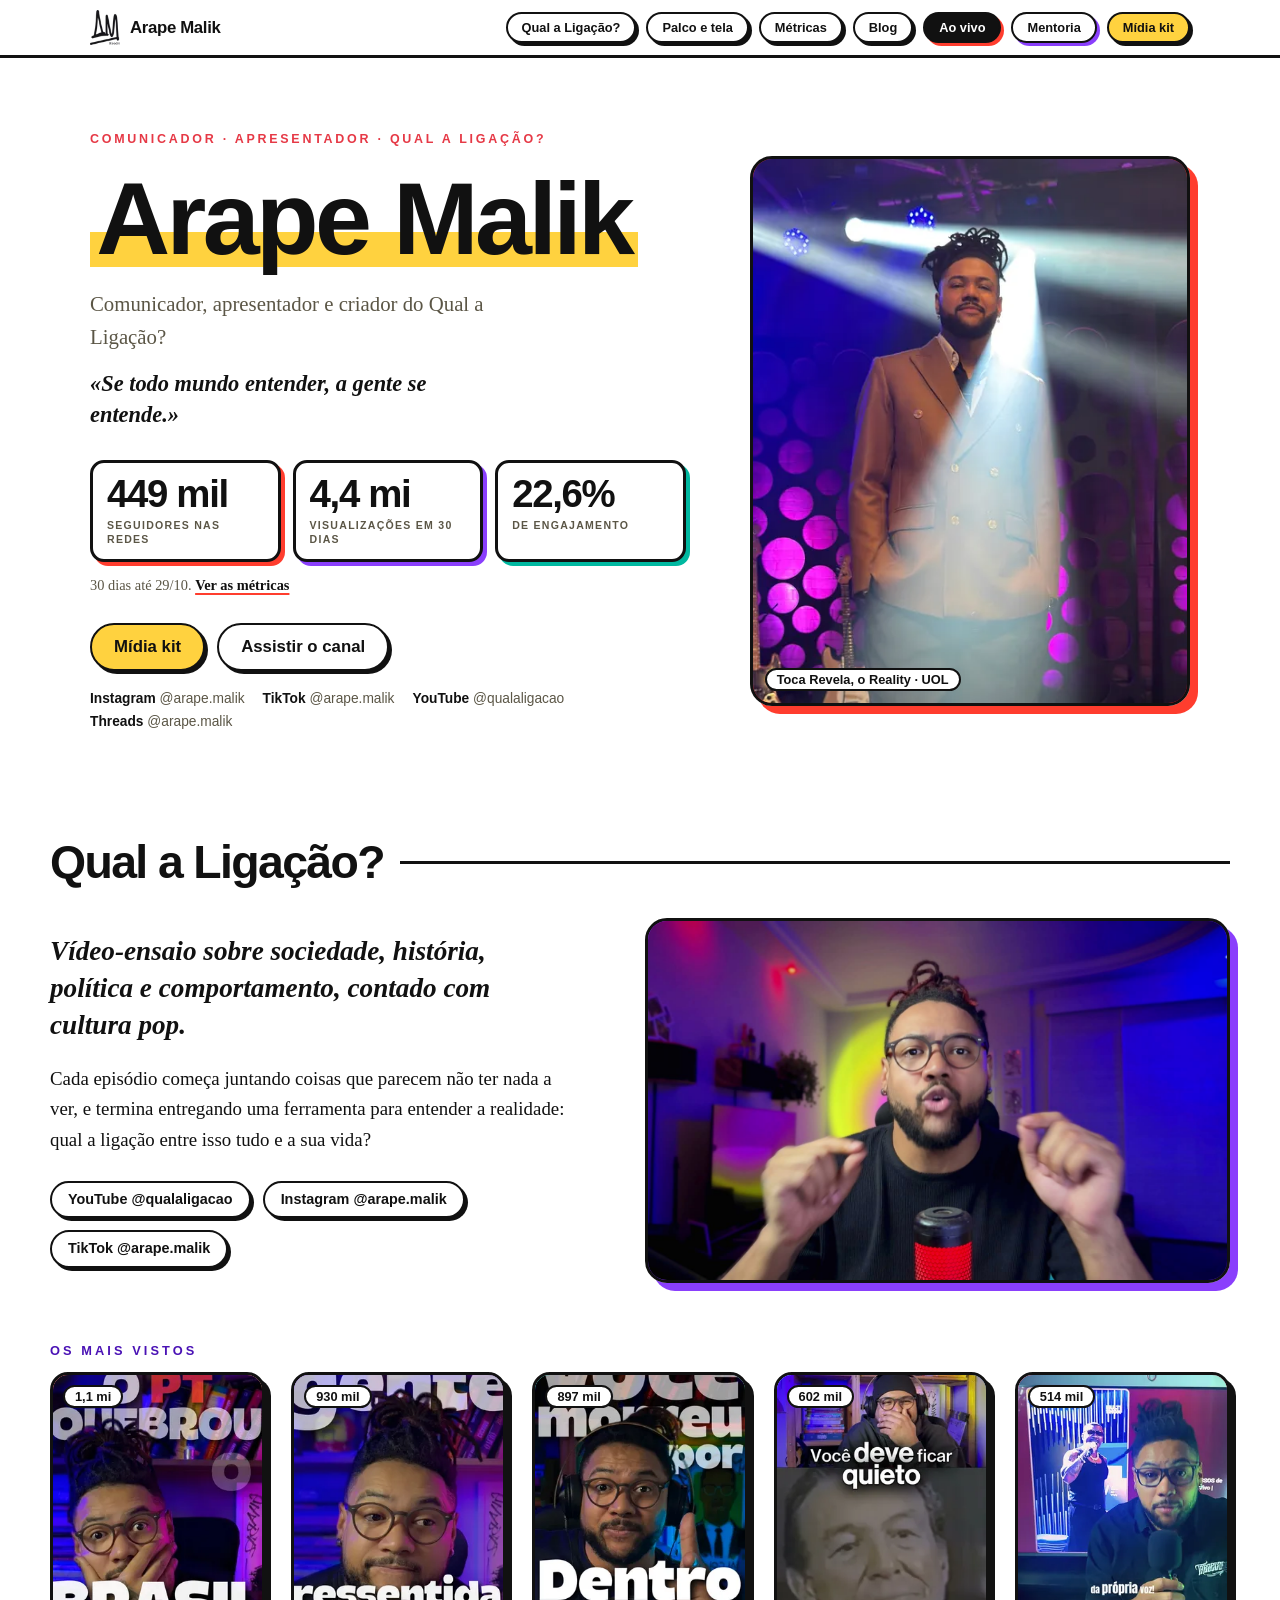
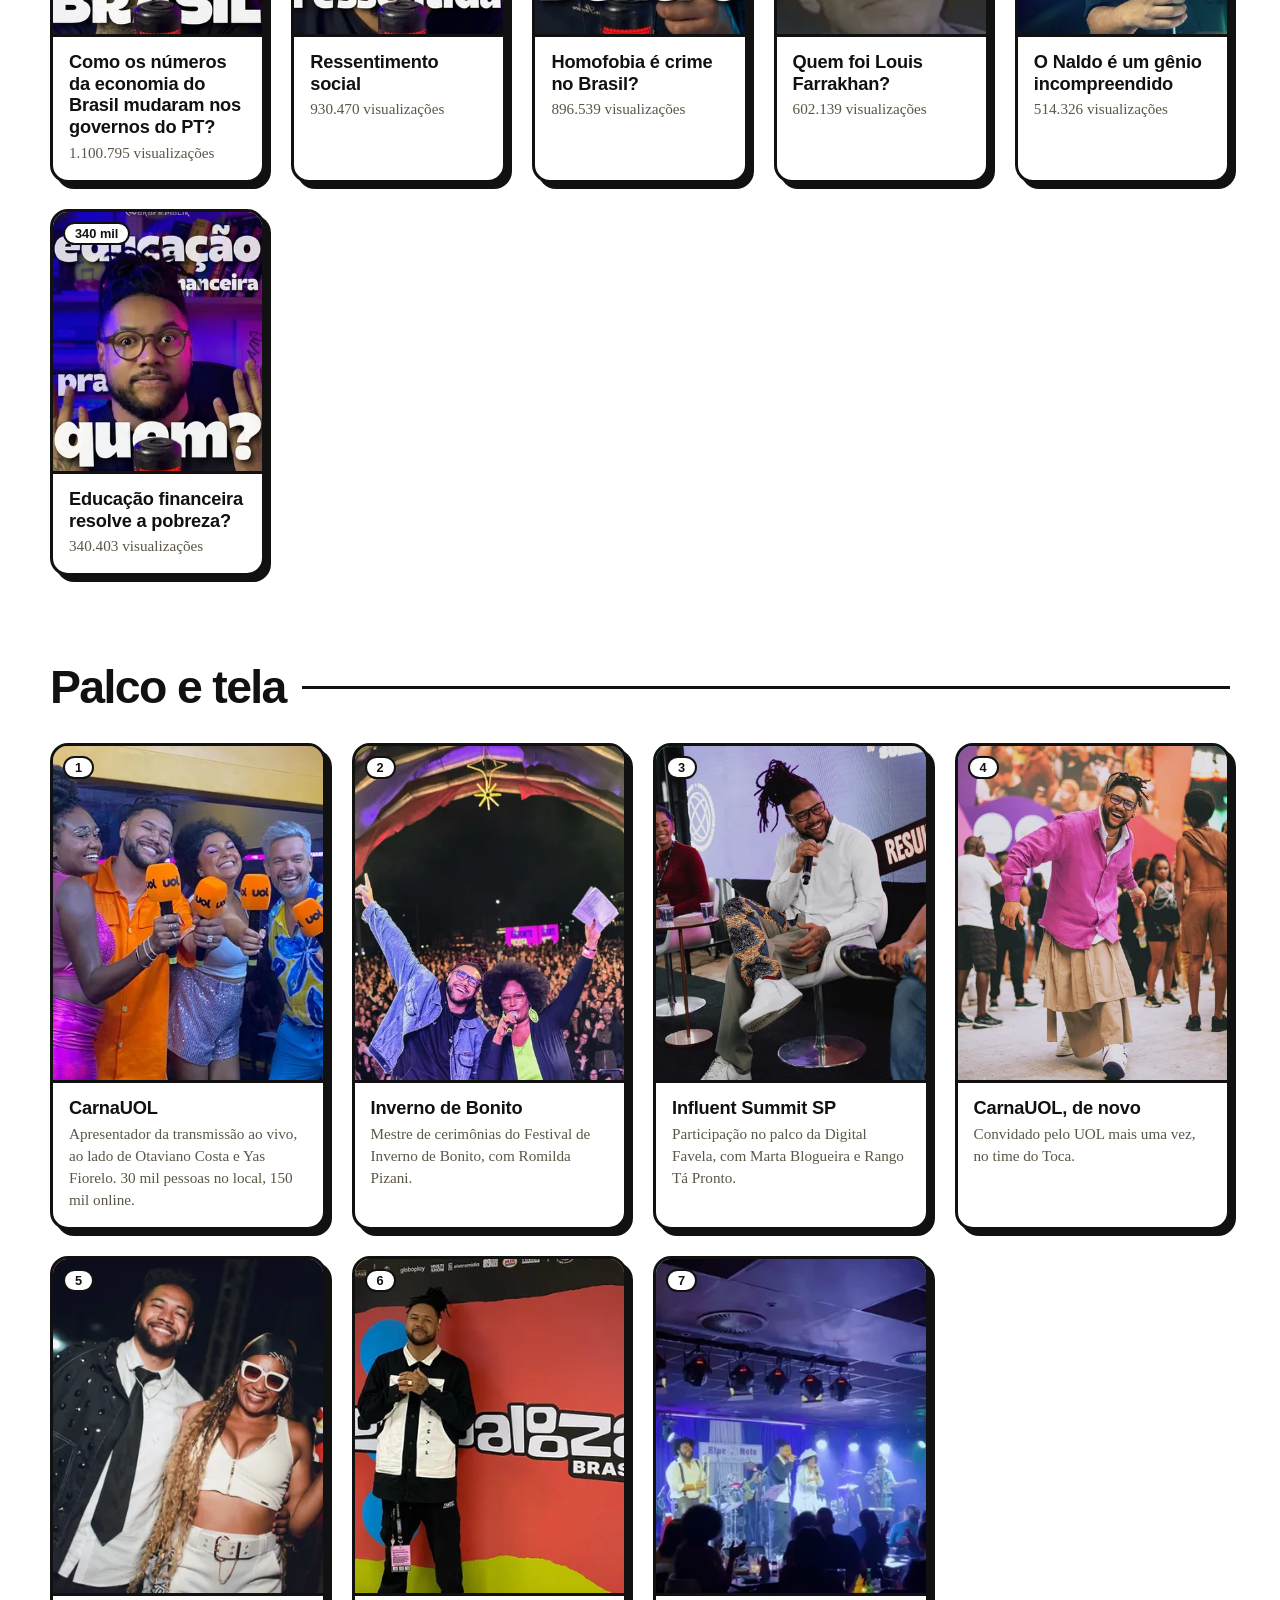
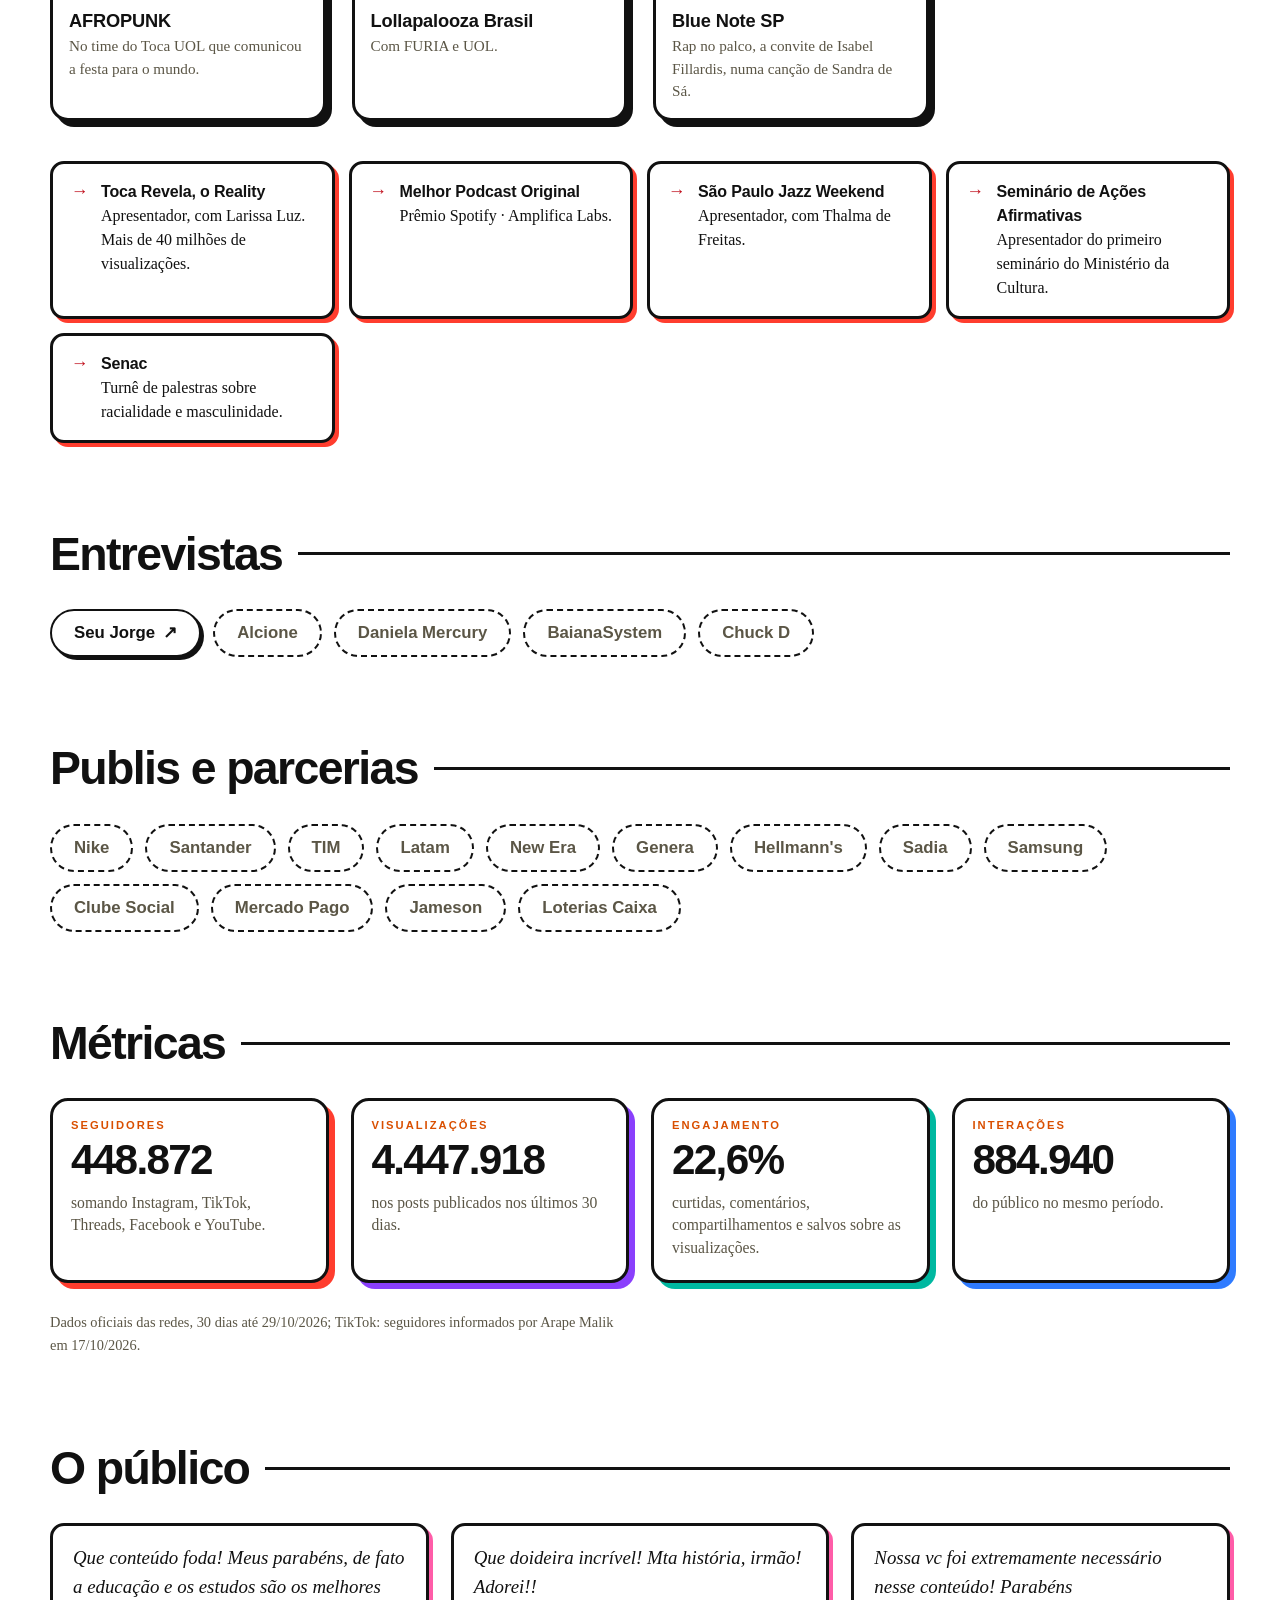
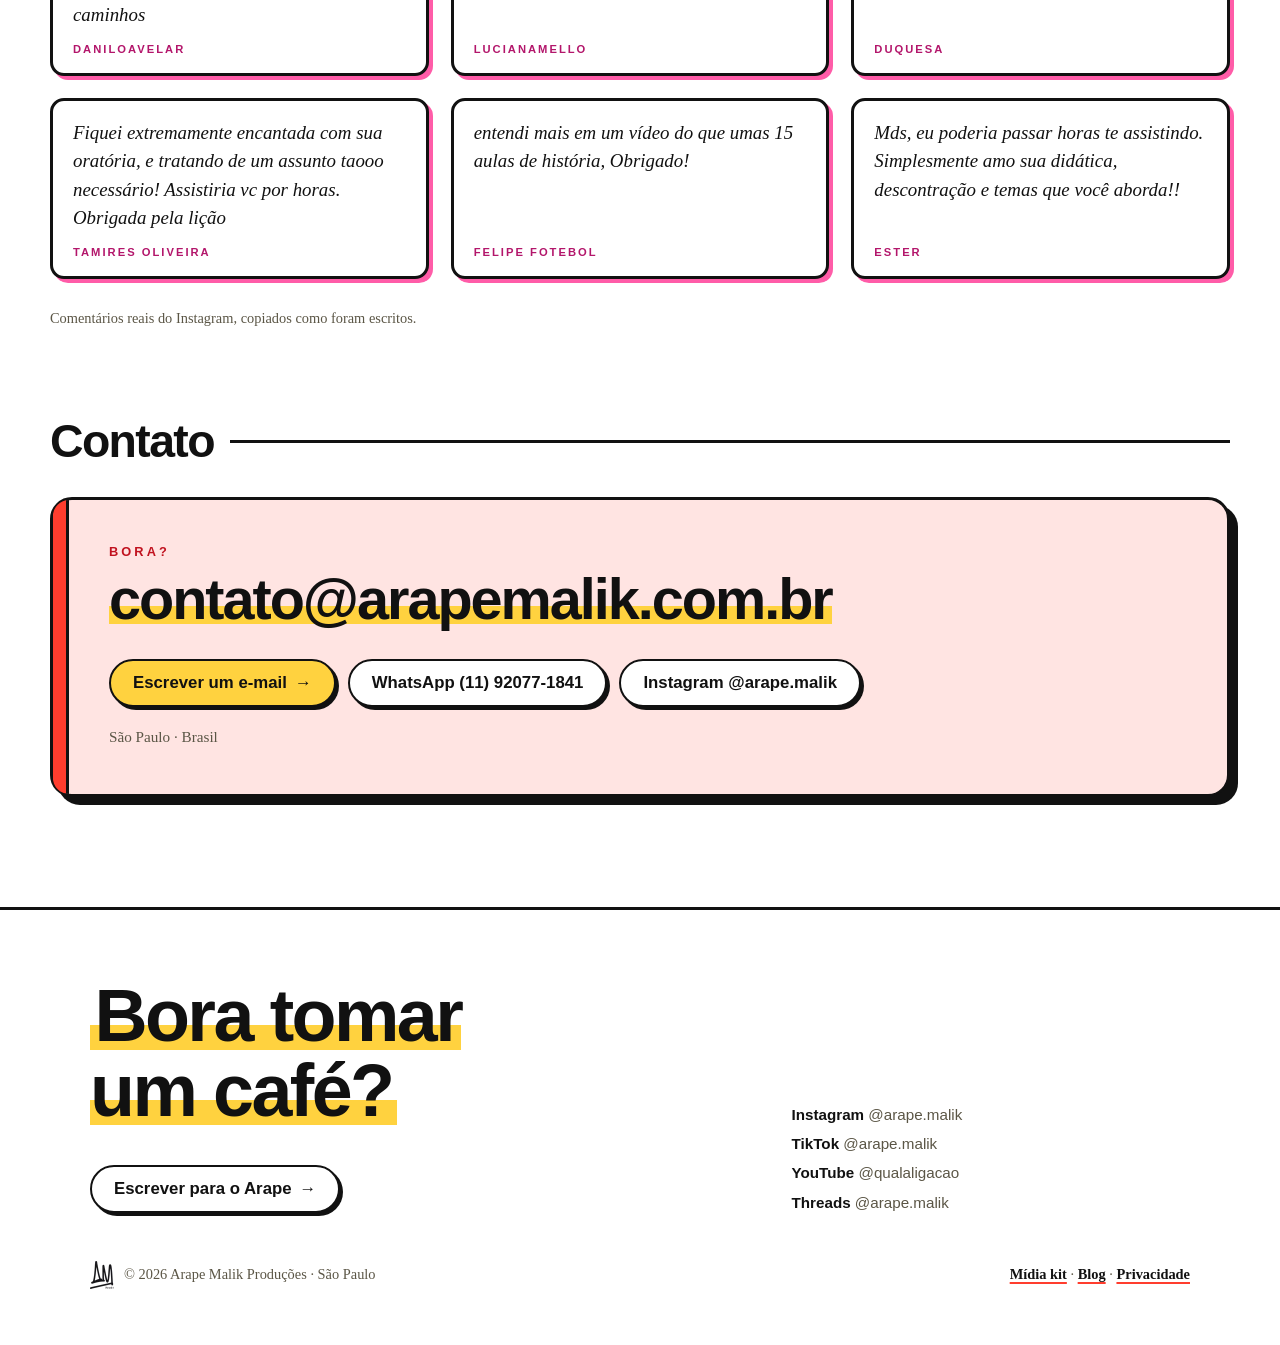
<file: index.html>
<!DOCTYPE html><html lang="pt-BR" data-astro-cid-hkbrpulz><head><meta charset="utf-8"><meta name="viewport" content="width=device-width, initial-scale=1"><title>Arape Malik — comunicador e criador do Qual a Ligação?</title><meta name="description" content="Arape Malik é comunicador, apresentador e criador do Qual a Ligação?. Palco, tela, entrevistas, métricas e contato."><meta name="theme-color" content="#ffffff"><link rel="icon" href="/favicon.svg" type="image/svg+xml"><link rel="canonical" href="https://arapemalik.com.br/"><meta property="og:title" content="Arape Malik — comunicador e criador do Qual a Ligação?"><meta property="og:description" content="Arape Malik é comunicador, apresentador e criador do Qual a Ligação?. Palco, tela, entrevistas, métricas e contato."><meta property="og:locale" content="pt_BR"><link rel="stylesheet" href="/_astro/Rodape.C9Xt_T0b.css"><link rel="stylesheet" href="/_astro/Contato.kucZ4lnZ.css"></head><body data-astro-cid-hkbrpulz><header class="bar" data-astro-cid-hkbrpulz><div class="wrap" data-astro-cid-hkbrpulz><a class="marca" href="/" aria-label="Arape Malik Produções, início" data-astro-cid-hkbrpulz><img src="/_astro/am-prod-preto.DW36U5XY_2cjgua.webp" alt loading="eager" data-astro-cid-hkbrpulz="true" decoding="async" width="48" height="56"><span data-astro-cid-hkbrpulz>Arape Malik</span></a><nav aria-label="Principal" data-astro-cid-hkbrpulz><a class="btn link" href="/#canal" data-astro-cid-hkbrpulz>Qual a Ligação?</a><a class="btn link" href="/#palco" data-astro-cid-hkbrpulz>Palco e tela</a><a class="btn link" href="/#metricas" data-astro-cid-hkbrpulz>Métricas</a><a class="btn link" href="/blog/" data-astro-cid-hkbrpulz>Blog</a><a class="btn aovivo" href="/encontro/" data-astro-cid-hkbrpulz>Ao vivo</a><a class="btn mentoria" href="/mentoria/" data-astro-cid-hkbrpulz>Mentoria</a><a class="btn cheio" href="/midia-kit/" data-astro-cid-hkbrpulz>Mídia kit</a></nav></div></header><main><section class="hero wrap" id="inicio" aria-labelledby="t-hero" data-astro-cid-ge2uvauf><div class="texto" data-astro-cid-ge2uvauf><p class="kicker" data-astro-cid-ge2uvauf>Comunicador · Apresentador · Qual a Ligação?</p><h1 id="t-hero" data-astro-cid-ge2uvauf><span class="marca-texto" data-astro-cid-ge2uvauf>Arape Malik</span></h1><p class="quem" data-astro-cid-ge2uvauf>Comunicador, apresentador e criador do Qual a Ligação?</p><p class="frase" data-astro-cid-ge2uvauf>«Se todo mundo entender, a gente se entende.»</p><dl class="numeros" data-astro-cid-ge2uvauf><div data-astro-cid-ge2uvauf><dt class="nums" data-astro-cid-ge2uvauf>449 mil</dt><dd data-astro-cid-ge2uvauf>seguidores nas redes</dd></div><div data-astro-cid-ge2uvauf><dt class="nums" data-astro-cid-ge2uvauf>4,4 mi</dt><dd data-astro-cid-ge2uvauf>visualizações em 30 dias</dd></div><div data-astro-cid-ge2uvauf><dt class="nums" data-astro-cid-ge2uvauf>22,6%</dt><dd data-astro-cid-ge2uvauf>de engajamento</dd></div></dl><p class="fonte" data-astro-cid-ge2uvauf>30 dias até 29/10. <a href="/#metricas" data-astro-cid-ge2uvauf>Ver as métricas</a></p><div class="acoes" data-astro-cid-ge2uvauf><a class="btn grande cheio" href="/midia-kit/" data-astro-cid-ge2uvauf>Mídia kit</a><a class="btn grande" href="https://www.youtube.com/@qualaligacao" data-astro-cid-ge2uvauf>Assistir o canal</a></div><ul class="redes" aria-label="Redes" data-astro-cid-ge2uvauf><li data-astro-cid-ge2uvauf><a href="https://www.instagram.com/arape.malik/" data-astro-cid-ge2uvauf><b data-astro-cid-ge2uvauf>Instagram</b> @arape.malik</a></li><li data-astro-cid-ge2uvauf><a href="https://www.tiktok.com/@arape.malik" data-astro-cid-ge2uvauf><b data-astro-cid-ge2uvauf>TikTok</b> @arape.malik</a></li><li data-astro-cid-ge2uvauf><a href="https://www.youtube.com/@qualaligacao" data-astro-cid-ge2uvauf><b data-astro-cid-ge2uvauf>YouTube</b> @qualaligacao</a></li><li data-astro-cid-ge2uvauf><a href="https://www.threads.com/@arape.malik" data-astro-cid-ge2uvauf><b data-astro-cid-ge2uvauf>Threads</b> @arape.malik</a></li></ul></div><figure class="pimg foto" data-astro-cid-ge2uvauf><img src="/_astro/toca-revela.S7egX8rP_Zub5rn.webp" srcset="/_astro/toca-revela.S7egX8rP_2u8avT.webp 600w, /_astro/toca-revela.S7egX8rP_Z36LUs.webp 900w, /_astro/toca-revela.S7egX8rP_Zub5rn.webp 1440w" alt="Arape Malik de terno, sob o foco de luz no palco do Toca Revela" sizes="(max-width: 820px) 100vw, 44vw" loading="eager" fetchpriority="high" data-astro-cid-ge2uvauf="true" decoding="async" width="1440" height="1440"><figcaption class="num" data-astro-cid-ge2uvauf>Toca Revela, o Reality · UOL</figcaption></figure></section><section class="area wrap canal" id="canal" aria-labelledby="t-canal" style="--a:#8a3ffc;--d:#4a12b5" data-astro-cid-f2x5a2hj><h2 id="t-canal" data-astro-cid-f2x5a2hj>Qual a Ligação?</h2><div class="cols" data-astro-cid-f2x5a2hj><div class="sobre" data-astro-cid-f2x5a2hj><p class="tag" data-astro-cid-f2x5a2hj>Vídeo-ensaio sobre sociedade, história, política e comportamento, contado com cultura pop.</p><p class="corpo" data-astro-cid-f2x5a2hj>Cada episódio começa juntando coisas que parecem não ter nada a ver, e termina entregando uma ferramenta para entender a realidade: qual a ligação entre isso tudo e a sua vida?</p><div class="pilulas" data-astro-cid-f2x5a2hj><a class="btn" href="https://www.youtube.com/@qualaligacao" data-astro-cid-f2x5a2hj>YouTube @qualaligacao</a><a class="btn" href="https://www.instagram.com/arape.malik/" data-astro-cid-f2x5a2hj>Instagram @arape.malik</a><a class="btn" href="https://www.tiktok.com/@arape.malik" data-astro-cid-f2x5a2hj>TikTok @arape.malik</a></div></div><div class="pimg estudio" data-astro-cid-f2x5a2hj><video autoplay muted loop playsinline preload="metadata" poster="/video/estudio-poster.jpg" aria-label="Arape Malik explicando no estúdio, sob luz violeta, com o microfone vermelho" data-astro-cid-f2x5a2hj><source src="/video/estudio.mp4" type="video/mp4" data-astro-cid-f2x5a2hj><img src="/_astro/estudio.NR4DT4O6_Z1UojzM.webp" srcset="/_astro/estudio.NR4DT4O6_Z7lFzj.webp 800w, /_astro/estudio.NR4DT4O6_Z1Ezmao.webp 1400w" alt sizes="(max-width: 820px) 100vw, 50vw" data-astro-cid-f2x5a2hj="true" loading="lazy" decoding="async" width="2400" height="1350"></video></div></div><h3 class="sec-h" data-astro-cid-f2x5a2hj>Os mais vistos</h3><ul class="grid videos" data-astro-cid-f2x5a2hj><li data-astro-cid-f2x5a2hj><a class="card" href="https://www.instagram.com/reel/DezVq97s3_2/" style="--c:#ff3d2e" data-astro-cid-f2x5a2hj><div class="thumb" data-astro-cid-f2x5a2hj><span class="num nums" data-astro-cid-f2x5a2hj>1,1 mi</span><img src="/_astro/economia-pt.rFF47lvz_Z1U5Fvq.webp" srcset="/_astro/economia-pt.rFF47lvz_Z17IQC9.webp 300w, /_astro/economia-pt.rFF47lvz_Z1Q5DeQ.webp 600w" alt="Capa do vídeo «Como os números da economia do Brasil mudaram nos governos do PT?»" sizes="(max-width: 600px) 100vw, 280px" data-astro-cid-f2x5a2hj="true" loading="lazy" decoding="async" width="1080" height="1920"></div><div class="t" data-astro-cid-f2x5a2hj>Como os números da economia do Brasil mudaram nos governos do PT?</div><div class="s nums" data-astro-cid-f2x5a2hj>1.100.795 visualizações</div></a></li><li data-astro-cid-f2x5a2hj><a class="card" href="https://www.instagram.com/reel/Deh2lmXs4-a/" style="--c:#8a3ffc" data-astro-cid-f2x5a2hj><div class="thumb" data-astro-cid-f2x5a2hj><span class="num nums" data-astro-cid-f2x5a2hj>930 mil</span><img src="/_astro/ressentimento.BmEL6wVa_ZxoolH.webp" srcset="/_astro/ressentimento.BmEL6wVa_2riLzp.webp 300w, /_astro/ressentimento.BmEL6wVa_Zh1HDK.webp 600w" alt="Capa do vídeo «Ressentimento social»" sizes="(max-width: 600px) 100vw, 280px" data-astro-cid-f2x5a2hj="true" loading="lazy" decoding="async" width="1080" height="1920"></div><div class="t" data-astro-cid-f2x5a2hj>Ressentimento social</div><div class="s nums" data-astro-cid-f2x5a2hj>930.470 visualizações</div></a></li><li data-astro-cid-f2x5a2hj><a class="card" href="https://www.instagram.com/reel/DendShojqdv/" style="--c:#00b8a0" data-astro-cid-f2x5a2hj><div class="thumb" data-astro-cid-f2x5a2hj><span class="num nums" data-astro-cid-f2x5a2hj>897 mil</span><img src="/_astro/homofobia-crime.DOpSaTus_Z48YPO.webp" srcset="/_astro/homofobia-crime.DOpSaTus_Z1UAi6J.webp 300w, /_astro/homofobia-crime.DOpSaTus_XKSL8.webp 600w" alt="Capa do vídeo «Homofobia é crime no Brasil?»" sizes="(max-width: 600px) 100vw, 280px" data-astro-cid-f2x5a2hj="true" loading="lazy" decoding="async" width="1080" height="1920"></div><div class="t" data-astro-cid-f2x5a2hj>Homofobia é crime no Brasil?</div><div class="s nums" data-astro-cid-f2x5a2hj>896.539 visualizações</div></a></li><li data-astro-cid-f2x5a2hj><a class="card" href="https://www.instagram.com/reel/DdYfieEM3Wl/" style="--c:#2f7bff" data-astro-cid-f2x5a2hj><div class="thumb" data-astro-cid-f2x5a2hj><span class="num nums" data-astro-cid-f2x5a2hj>602 mil</span><img src="/_astro/farrakhan.CgFcDJ08_Z1Ir9rK.webp" srcset="/_astro/farrakhan.CgFcDJ08_Zjc20o.webp 300w, /_astro/farrakhan.CgFcDJ08_MT4cs.webp 600w" alt="Capa do vídeo «Quem foi Louis Farrakhan?»" sizes="(max-width: 600px) 100vw, 280px" data-astro-cid-f2x5a2hj="true" loading="lazy" decoding="async" width="1080" height="1920"></div><div class="t" data-astro-cid-f2x5a2hj>Quem foi Louis Farrakhan?</div><div class="s nums" data-astro-cid-f2x5a2hj>602.139 visualizações</div></a></li><li data-astro-cid-f2x5a2hj><a class="card" href="https://www.instagram.com/reel/DMLh8gdviWA/" style="--c:#ff2e63" data-astro-cid-f2x5a2hj><div class="thumb" data-astro-cid-f2x5a2hj><span class="num nums" data-astro-cid-f2x5a2hj>514 mil</span><img src="/_astro/naldo.C4gv2TXJ_ZqaYnY.webp" srcset="/_astro/naldo.C4gv2TXJ_Z1sf43F.webp 300w, /_astro/naldo.C4gv2TXJ_Nyh3l.webp 600w" alt="Capa do vídeo «O Naldo é um gênio incompreendido»" sizes="(max-width: 600px) 100vw, 280px" data-astro-cid-f2x5a2hj="true" loading="lazy" decoding="async" width="1080" height="1920"></div><div class="t" data-astro-cid-f2x5a2hj>O Naldo é um gênio incompreendido</div><div class="s nums" data-astro-cid-f2x5a2hj>514.326 visualizações</div></a></li><li data-astro-cid-f2x5a2hj><a class="card" href="https://www.instagram.com/reel/Dd7yaiVTThB/" style="--c:#ff8a00" data-astro-cid-f2x5a2hj><div class="thumb" data-astro-cid-f2x5a2hj><span class="num nums" data-astro-cid-f2x5a2hj>340 mil</span><img src="/_astro/educacao-financeira.BTeEFMl3_ZO726c.webp" srcset="/_astro/educacao-financeira.BTeEFMl3_1G0VJV.webp 300w, /_astro/educacao-financeira.BTeEFMl3_Z1oDISs.webp 600w" alt="Capa do vídeo «Educação financeira resolve a pobreza?»" sizes="(max-width: 600px) 100vw, 280px" data-astro-cid-f2x5a2hj="true" loading="lazy" decoding="async" width="1080" height="1920"></div><div class="t" data-astro-cid-f2x5a2hj>Educação financeira resolve a pobreza?</div><div class="s nums" data-astro-cid-f2x5a2hj>340.403 visualizações</div></a></li></ul></section><section class="area wrap" id="palco" aria-labelledby="t-palco" style="--a:#ff3d2e;--d:#c1121f" data-astro-cid-vdyy5war><h2 id="t-palco" data-astro-cid-vdyy5war>Palco e tela</h2><ul class="grid itens" data-astro-cid-vdyy5war><li data-astro-cid-vdyy5war><a class="card" href="https://www.instagram.com/p/C2p3WZsvMPc/" style="--c:#ff3d2e" data-astro-cid-vdyy5war><div class="thumb" data-astro-cid-vdyy5war><span class="num" data-astro-cid-vdyy5war>1</span><img src="/_astro/carnauol-2024.B3znnmtZ_13avEo.webp" srcset="/_astro/carnauol-2024.B3znnmtZ_tc6uu.webp 400w, /_astro/carnauol-2024.B3znnmtZ_7OHOB.webp 700w" alt="Arape Malik de macacão laranja com microfone da UOL, ao lado de outros apresentadores" sizes="(max-width: 600px) 100vw, 300px" data-astro-cid-vdyy5war="true" loading="lazy" decoding="async" width="1440" height="1440"></div><div class="t" data-astro-cid-vdyy5war>CarnaUOL</div><div class="s" data-astro-cid-vdyy5war>Apresentador da transmissão ao vivo, ao lado de Otaviano Costa e Yas Fiorelo. 30 mil pessoas no local, 150 mil online.</div></a></li><li data-astro-cid-vdyy5war><a class="card" href="https://www.instagram.com/p/DN6TcLEkX5A/" style="--c:#8a3ffc" data-astro-cid-vdyy5war><div class="thumb" data-astro-cid-vdyy5war><span class="num" data-astro-cid-vdyy5war>2</span><img src="/_astro/bonito.Dc5UpViQ_Z7qoR7.webp" srcset="/_astro/bonito.Dc5UpViQ_Z1jS6HO.webp 400w, /_astro/bonito.Dc5UpViQ_Z1rL2sQ.webp 700w" alt="Arape Malik no palco do Festival de Inverno de Bonito, diante da plateia" sizes="(max-width: 600px) 100vw, 300px" data-astro-cid-vdyy5war="true" loading="lazy" decoding="async" width="1440" height="1909"></div><div class="t" data-astro-cid-vdyy5war>Inverno de Bonito</div><div class="s" data-astro-cid-vdyy5war>Mestre de cerimônias do Festival de Inverno de Bonito, com Romilda Pizani.</div></a></li><li data-astro-cid-vdyy5war><a class="card" href="https://www.instagram.com/p/DNZJ0G3vHSt/" style="--c:#00b8a0" data-astro-cid-vdyy5war><div class="thumb" data-astro-cid-vdyy5war><span class="num" data-astro-cid-vdyy5war>3</span><img src="/_astro/influent-summit.Bm8xb0Il_gTUwj.webp" srcset="/_astro/influent-summit.Bm8xb0Il_Z28QMPv.webp 400w, /_astro/influent-summit.Bm8xb0Il_Ze9kqY.webp 700w" alt="Arape Malik sentado no palco do Influent Summit, de microfone na mão" sizes="(max-width: 600px) 100vw, 300px" data-astro-cid-vdyy5war="true" loading="lazy" decoding="async" width="1440" height="1920"></div><div class="t" data-astro-cid-vdyy5war>Influent Summit SP</div><div class="s" data-astro-cid-vdyy5war>Participação no palco da Digital Favela, com Marta Blogueira e Rango Tá Pronto.</div></a></li><li data-astro-cid-vdyy5war><a class="card" href="https://www.instagram.com/p/DF6K0ESvjEi/" style="--c:#2f7bff" data-astro-cid-vdyy5war><div class="thumb" data-astro-cid-vdyy5war><span class="num" data-astro-cid-vdyy5war>4</span><img src="/_astro/carnauol-2025.BBCD0QQ8_2ciSpM.webp" srcset="/_astro/carnauol-2025.BBCD0QQ8_2rcX9f.webp 400w, /_astro/carnauol-2025.BBCD0QQ8_Z2vVg8U.webp 700w" alt="Arape Malik de camisa rosa e saia, dançando no CarnaUOL" sizes="(max-width: 600px) 100vw, 300px" data-astro-cid-vdyy5war="true" loading="lazy" decoding="async" width="1440" height="1800"></div><div class="t" data-astro-cid-vdyy5war>CarnaUOL, de novo</div><div class="s" data-astro-cid-vdyy5war>Convidado pelo UOL mais uma vez, no time do Toca.</div></a></li><li data-astro-cid-vdyy5war><a class="card" href="https://www.instagram.com/p/DCRq_zEPuww/" style="--c:#ff2e63" data-astro-cid-vdyy5war><div class="thumb" data-astro-cid-vdyy5war><span class="num" data-astro-cid-vdyy5war>5</span><img src="/_astro/afropunk.DX9iCgO4_Z2twBuu.webp" srcset="/_astro/afropunk.DX9iCgO4_Z1zy9B6.webp 400w, /_astro/afropunk.DX9iCgO4_oIGky.webp 700w" alt="Arape Malik de terno e gravata no AFROPUNK, ao lado de uma convidada" sizes="(max-width: 600px) 100vw, 300px" data-astro-cid-vdyy5war="true" loading="lazy" decoding="async" width="1440" height="1440"></div><div class="t" data-astro-cid-vdyy5war>AFROPUNK</div><div class="s" data-astro-cid-vdyy5war>No time do Toca UOL que comunicou a festa para o mundo.</div></a></li><li data-astro-cid-vdyy5war><a class="card" href="https://www.instagram.com/p/C47DPIeNWDP/" style="--c:#ff8a00" data-astro-cid-vdyy5war><div class="thumb" data-astro-cid-vdyy5war><span class="num" data-astro-cid-vdyy5war>6</span><img src="/_astro/lollapalooza.CLdFTiUt_Z1lyVKn.webp" srcset="/_astro/lollapalooza.CLdFTiUt_Z1YTaCs.webp 400w, /_astro/lollapalooza.CLdFTiUt_2vy1jz.webp 700w" alt="Arape Malik no painel do Lollapalooza Brasil" sizes="(max-width: 600px) 100vw, 300px" data-astro-cid-vdyy5war="true" loading="lazy" decoding="async" width="1440" height="1440"></div><div class="t" data-astro-cid-vdyy5war>Lollapalooza Brasil</div><div class="s" data-astro-cid-vdyy5war>Com FURIA e UOL.</div></a></li><li data-astro-cid-vdyy5war><a class="card" href="https://www.instagram.com/p/C5ROSn4rAnS/" style="--c:#00b3d9" data-astro-cid-vdyy5war><div class="thumb" data-astro-cid-vdyy5war><span class="num" data-astro-cid-vdyy5war>7</span><img src="/_astro/blue-note.t3opQrYl_2lnRJw.webp" srcset="/_astro/blue-note.t3opQrYl_ZAAWIW.webp 400w, /_astro/blue-note.t3opQrYl_ZAI19a.webp 700w" alt="Banda no palco do Blue Note São Paulo sob luz azul" sizes="(max-width: 600px) 100vw, 300px" data-astro-cid-vdyy5war="true" loading="lazy" decoding="async" width="720" height="720"></div><div class="t" data-astro-cid-vdyy5war>Blue Note SP</div><div class="s" data-astro-cid-vdyy5war>Rap no palco, a convite de Isabel Fillardis, numa canção de Sandra de Sá.</div></a></li></ul><ul class="apoio mais" data-astro-cid-vdyy5war><li data-astro-cid-vdyy5war><b data-astro-cid-vdyy5war>Toca Revela, o Reality</b>Apresentador, com Larissa Luz. Mais de 40 milhões de visualizações.</li><li data-astro-cid-vdyy5war><b data-astro-cid-vdyy5war>Melhor Podcast Original</b>Prêmio Spotify · Amplifica Labs.</li><li data-astro-cid-vdyy5war><b data-astro-cid-vdyy5war>São Paulo Jazz Weekend</b>Apresentador, com Thalma de Freitas.</li><li data-astro-cid-vdyy5war><b data-astro-cid-vdyy5war>Seminário de Ações Afirmativas</b>Apresentador do primeiro seminário do Ministério da Cultura.</li><li data-astro-cid-vdyy5war><b data-astro-cid-vdyy5war>Senac</b>Turnê de palestras sobre racialidade e masculinidade.</li></ul></section><section class="area wrap" id="entrevistas" aria-labelledby="t-ent" style="--a:#2f7bff;--d:#0a3fb8"><h2 id="t-ent">Entrevistas</h2><ul class="pilulas"><li><a class="btn grande" href="https://www.instagram.com/reel/DNtL2N42o0Z/">Seu Jorge <span aria-hidden="true">↗</span></a></li><li><span class="btn grande parado">Alcione</span></li><li><span class="btn grande parado">Daniela Mercury</span></li><li><span class="btn grande parado">BaianaSystem</span></li><li><span class="btn grande parado">Chuck D</span></li></ul></section><section class="area wrap" id="publis" aria-labelledby="t-marcas" style="--a:#00b8a0;--d:#02695f"><h2 id="t-marcas">Publis e parcerias</h2><ul class="pilulas"><li><span class="btn grande parado">Nike</span></li><li><span class="btn grande parado">Santander</span></li><li><span class="btn grande parado">TIM</span></li><li><span class="btn grande parado">Latam</span></li><li><span class="btn grande parado">New Era</span></li><li><span class="btn grande parado">Genera</span></li><li><span class="btn grande parado">Hellmann&#39;s</span></li><li><span class="btn grande parado">Sadia</span></li><li><span class="btn grande parado">Samsung</span></li><li><span class="btn grande parado">Clube Social</span></li><li><span class="btn grande parado">Mercado Pago</span></li><li><span class="btn grande parado">Jameson</span></li><li><span class="btn grande parado">Loterias Caixa</span></li></ul></section><section class="area wrap" id="metricas" aria-labelledby="t-met" style="--a:#ff8a00;--d:#d94f00" data-astro-cid-7rb4eju2><h2 id="t-met" data-astro-cid-7rb4eju2>Métricas</h2><dl class="blocos" data-astro-cid-7rb4eju2><div style="--c:#ff3d2e" data-astro-cid-7rb4eju2><dt data-astro-cid-7rb4eju2><span class="rot" data-astro-cid-7rb4eju2>Seguidores</span><span class="val nums" data-astro-cid-7rb4eju2>448.872</span></dt><dd data-astro-cid-7rb4eju2>somando Instagram, TikTok, Threads, Facebook e YouTube.</dd></div><div style="--c:#8a3ffc" data-astro-cid-7rb4eju2><dt data-astro-cid-7rb4eju2><span class="rot" data-astro-cid-7rb4eju2>Visualizações</span><span class="val nums" data-astro-cid-7rb4eju2>4.447.918</span></dt><dd data-astro-cid-7rb4eju2>nos posts publicados nos últimos 30 dias.</dd></div><div style="--c:#00b8a0" data-astro-cid-7rb4eju2><dt data-astro-cid-7rb4eju2><span class="rot" data-astro-cid-7rb4eju2>Engajamento</span><span class="val nums" data-astro-cid-7rb4eju2>22,6%</span></dt><dd data-astro-cid-7rb4eju2>curtidas, comentários, compartilhamentos e salvos sobre as visualizações.</dd></div><div style="--c:#2f7bff" data-astro-cid-7rb4eju2><dt data-astro-cid-7rb4eju2><span class="rot" data-astro-cid-7rb4eju2>Interações</span><span class="val nums" data-astro-cid-7rb4eju2>884.940</span></dt><dd data-astro-cid-7rb4eju2>do público no mesmo período.</dd></div></dl><p class="fonte" data-astro-cid-7rb4eju2>Dados oficiais das redes, 30 dias até 29/10/2026; TikTok: seguidores informados por Arape Malik em 17/10/2026.</p></section><section class="area wrap" id="publico" aria-labelledby="t-pub" style="--a:#ff5ca8;--d:#b3166b" data-astro-cid-7soevinl><h2 id="t-pub" data-astro-cid-7soevinl>O público</h2><ul class="comentarios" data-astro-cid-7soevinl><li data-astro-cid-7soevinl><blockquote data-astro-cid-7soevinl><p data-astro-cid-7soevinl>Que conteúdo foda! Meus parabéns, de fato a educação e os estudos são os melhores caminhos</p></blockquote><p class="quem" data-astro-cid-7soevinl>daniloavelar</p></li><li data-astro-cid-7soevinl><blockquote data-astro-cid-7soevinl><p data-astro-cid-7soevinl>Que doideira incrível! Mta história, irmão! Adorei!!</p></blockquote><p class="quem" data-astro-cid-7soevinl>lucianamello</p></li><li data-astro-cid-7soevinl><blockquote data-astro-cid-7soevinl><p data-astro-cid-7soevinl>Nossa vc foi extremamente necessário nesse conteúdo! Parabéns</p></blockquote><p class="quem" data-astro-cid-7soevinl>duquesa</p></li><li data-astro-cid-7soevinl><blockquote data-astro-cid-7soevinl><p data-astro-cid-7soevinl>Fiquei extremamente encantada com sua oratória, e tratando de um assunto taooo necessário! Assistiria vc por horas. Obrigada pela lição</p></blockquote><p class="quem" data-astro-cid-7soevinl>Tamires Oliveira</p></li><li data-astro-cid-7soevinl><blockquote data-astro-cid-7soevinl><p data-astro-cid-7soevinl>entendi mais em um vídeo do que umas 15 aulas de história, Obrigado!</p></blockquote><p class="quem" data-astro-cid-7soevinl>Felipe fotebol</p></li><li data-astro-cid-7soevinl><blockquote data-astro-cid-7soevinl><p data-astro-cid-7soevinl>Mds, eu poderia passar horas te assistindo. Simplesmente amo sua didática, descontração e temas que você aborda!!</p></blockquote><p class="quem" data-astro-cid-7soevinl>Ester</p></li></ul><p class="nota" data-astro-cid-7soevinl>Comentários reais do Instagram, copiados como foram escritos.</p></section><section class="area wrap" aria-labelledby="t-contato" id="contato" style="--a:#ff3d2e;--d:#c1121f" data-astro-cid-okcsjmol><h2 id="t-contato" data-astro-cid-okcsjmol>Contato</h2><div class="viab" data-astro-cid-okcsjmol><p class="chamada" data-astro-cid-okcsjmol>Bora?</p><a class="email" href="mailto:contato@arapemalik.com.br?subject=Proposta%20de%20trabalho&amp;body=Ol%C3%A1%2C%20Arape!%0A%0AEmpresa%20ou%20evento%3A%0AFormato%20(palestra%2C%20apresenta%C3%A7%C3%A3o%2C%20conte%C3%BAdo%20para%20marca%E2%80%A6)%3A%0AData%20e%20cidade%3A%0A%0A" data-astro-cid-okcsjmol>contato@arapemalik.com.br</a><div class="linhas" data-astro-cid-okcsjmol><a class="btn grande cheio" href="mailto:contato@arapemalik.com.br?subject=Proposta%20de%20trabalho&amp;body=Ol%C3%A1%2C%20Arape!%0A%0AEmpresa%20ou%20evento%3A%0AFormato%20(palestra%2C%20apresenta%C3%A7%C3%A3o%2C%20conte%C3%BAdo%20para%20marca%E2%80%A6)%3A%0AData%20e%20cidade%3A%0A%0A" data-astro-cid-okcsjmol>Escrever um e-mail <span aria-hidden="true" data-astro-cid-okcsjmol>→</span></a><a class="btn grande nums" href="https://wa.me/5511920771841" data-astro-cid-okcsjmol>WhatsApp (11) 92077-1841</a><a class="btn grande" href="https://www.instagram.com/arape.malik/" data-astro-cid-okcsjmol>Instagram @arape.malik</a></div><p class="onde" data-astro-cid-okcsjmol>São Paulo · Brasil</p></div></section></main><footer class="rodape" id="rodape" data-astro-cid-wy2sysiw><div class="wrap topo" data-astro-cid-wy2sysiw><div class="convite" data-astro-cid-wy2sysiw><p class="frase" data-astro-cid-wy2sysiw><span class="marca-texto" data-astro-cid-wy2sysiw>Bora tomar um café?</span></p><a class="btn grande" href="mailto:contato@arapemalik.com.br" data-astro-cid-wy2sysiw>Escrever para o Arape <span aria-hidden="true" data-astro-cid-wy2sysiw>→</span></a></div><ul class="redes" aria-label="Redes" data-astro-cid-wy2sysiw><li data-astro-cid-wy2sysiw><a href="https://www.instagram.com/arape.malik/" data-astro-cid-wy2sysiw><b data-astro-cid-wy2sysiw>Instagram</b> @arape.malik</a></li><li data-astro-cid-wy2sysiw><a href="https://www.tiktok.com/@arape.malik" data-astro-cid-wy2sysiw><b data-astro-cid-wy2sysiw>TikTok</b> @arape.malik</a></li><li data-astro-cid-wy2sysiw><a href="https://www.youtube.com/@qualaligacao" data-astro-cid-wy2sysiw><b data-astro-cid-wy2sysiw>YouTube</b> @qualaligacao</a></li><li data-astro-cid-wy2sysiw><a href="https://www.threads.com/@arape.malik" data-astro-cid-wy2sysiw><b data-astro-cid-wy2sysiw>Threads</b> @arape.malik</a></li></ul></div><div class="wrap foot" data-astro-cid-wy2sysiw><span class="assina" data-astro-cid-wy2sysiw><img src="/_astro/am-prod-preto.DW36U5XY_2cjgua.webp" alt="AM Prod" data-astro-cid-wy2sysiw="true" loading="lazy" decoding="async" width="48" height="56"> © 2026 Arape Malik Produções · São Paulo</span><span data-astro-cid-wy2sysiw><a href="/midia-kit/" data-astro-cid-wy2sysiw>Mídia kit</a> · <a href="/blog/" data-astro-cid-wy2sysiw>Blog</a> · <a href="/planejador/privacidade/" data-astro-cid-wy2sysiw>Privacidade</a></span></div></footer></body></html>
</file>
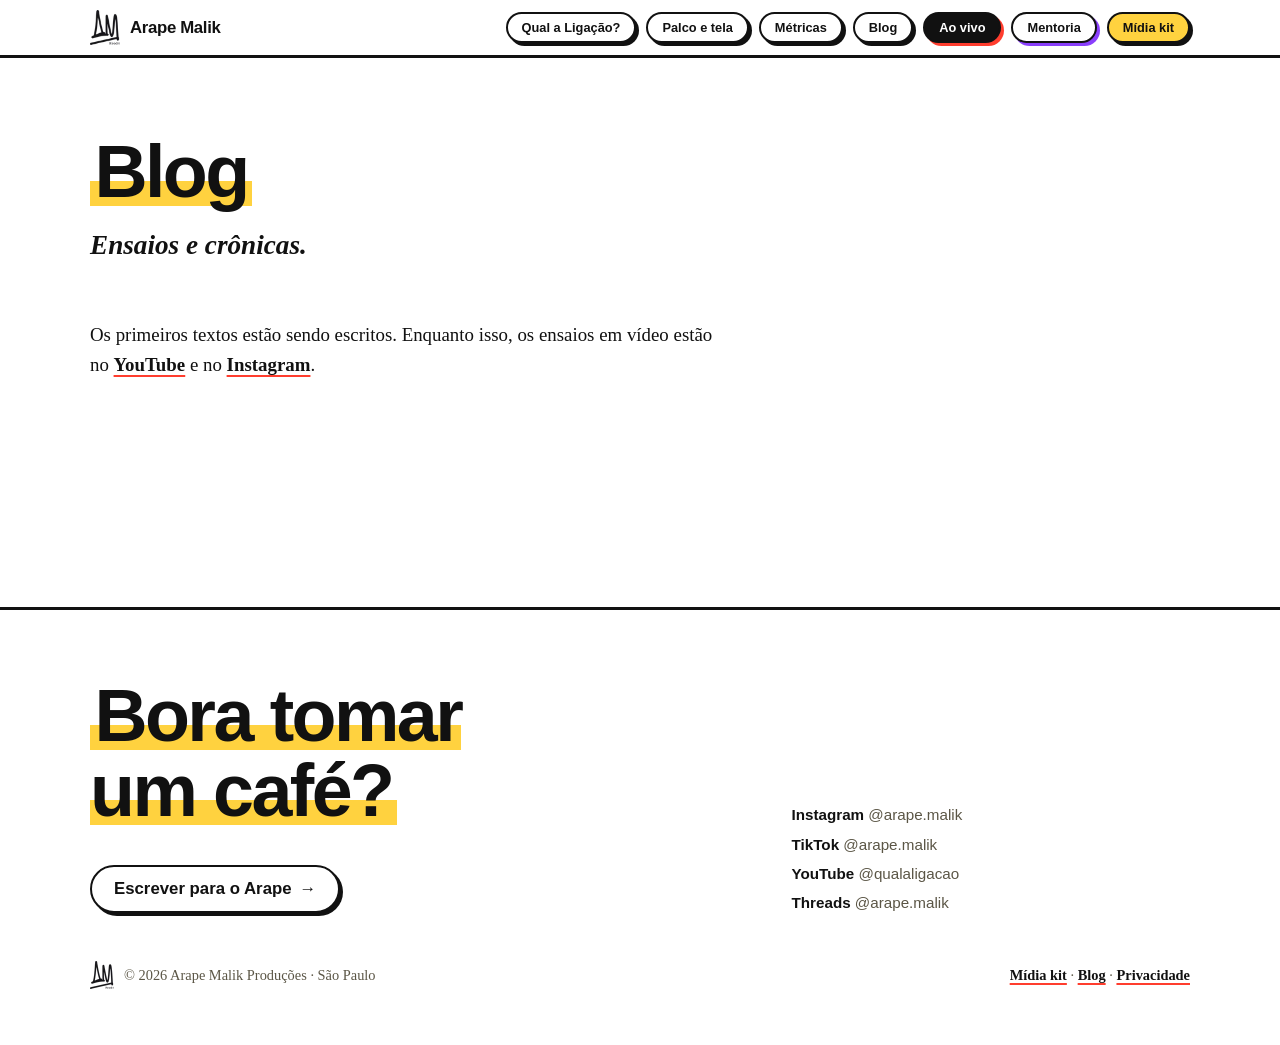
<file: blog/index.html>
<!DOCTYPE html><html lang="pt-BR" data-astro-cid-hkbrpulz><head><meta charset="utf-8"><meta name="viewport" content="width=device-width, initial-scale=1"><title>Blog — Arape Malik</title><meta name="description" content="Ensaios e crônicas de Arape Malik sobre história, cultura e o Brasil."><meta name="theme-color" content="#ffffff"><link rel="icon" href="/favicon.svg" type="image/svg+xml"><link rel="canonical" href="https://arapemalik.com.br/blog/"><meta property="og:title" content="Blog — Arape Malik"><meta property="og:description" content="Ensaios e crônicas de Arape Malik sobre história, cultura e o Brasil."><meta property="og:locale" content="pt_BR"><link rel="stylesheet" href="/_astro/Rodape.C9Xt_T0b.css"><style>.posts[data-astro-cid-x255k2k2]{max-width:68ch;list-style:none;display:grid;gap:22px!important;padding:0!important}.posts[data-astro-cid-x255k2k2] a[data-astro-cid-x255k2k2]{border:3px solid var(--ink);box-shadow:6px 6px 0 var(--ink);border-radius:18px;padding:18px 20px;transition:transform .15s,box-shadow .15s;display:block;font-weight:400!important;text-decoration:none!important}.posts[data-astro-cid-x255k2k2] a[data-astro-cid-x255k2k2]:hover{box-shadow:9px 9px 0 var(--a);transform:translate(-3px,-3px);background:#fff!important}.posts[data-astro-cid-x255k2k2] h2[data-astro-cid-x255k2k2]{margin:0 0 .4rem!important}.posts[data-astro-cid-x255k2k2] p[data-astro-cid-x255k2k2]{margin:0!important}
.ptitle[data-astro-cid-5eomlm5o]{padding-top:clamp(36px,7vw,76px)}.ptitle[data-astro-cid-5eomlm5o] h1[data-astro-cid-5eomlm5o]{letter-spacing:-.035em;max-width:16ch;margin:0 0 .25em;font-size:clamp(2.2rem,6.4vw,4.6rem);font-weight:900;line-height:1.02}.tag[data-astro-cid-5eomlm5o]{max-width:34ch;font-size:clamp(1.2rem,2.7vw,1.7rem);font-style:italic;font-weight:700;line-height:1.35}.prosa[data-astro-cid-5eomlm5o]{padding-top:clamp(28px,5vw,56px);padding-bottom:clamp(48px,8vw,96px)}.prosa[data-astro-cid-5eomlm5o]>*{max-width:68ch}.prosa[data-astro-cid-5eomlm5o] h2{letter-spacing:-.03em;margin:2.4rem 0 .8rem;font-size:clamp(1.4rem,3vw,2rem);font-weight:900;line-height:1.1}.prosa[data-astro-cid-5eomlm5o] h2:first-child{margin-top:0}.prosa[data-astro-cid-5eomlm5o] p,.prosa[data-astro-cid-5eomlm5o] li{font-size:clamp(1.04rem,1.5vw,1.18rem)}.prosa[data-astro-cid-5eomlm5o] p{margin:0 0 1.1em}.prosa[data-astro-cid-5eomlm5o] ul{gap:.4rem;margin:0 0 1.1em;padding-left:1.2em;display:grid}.prosa[data-astro-cid-5eomlm5o] a{text-underline-offset:.2em;text-decoration:underline 2px;text-decoration-color:var(--a);font-weight:700}.prosa[data-astro-cid-5eomlm5o] a:hover{background:var(--y)}.prosa[data-astro-cid-5eomlm5o] blockquote{border:3px solid var(--ink);box-shadow:4px 4px 0 var(--a);border-radius:14px;margin:2rem 0;padding:1.1rem 1.25rem}.prosa[data-astro-cid-5eomlm5o] blockquote p:last-child{margin:0}.prosa[data-astro-cid-5eomlm5o] code{background:#f4f1ea;border-radius:6px;padding:.1em .35em;font-size:.92em}.prosa[data-astro-cid-5eomlm5o] .small{color:var(--mut);font-size:.95rem}
</style></head><body data-astro-cid-hkbrpulz><header class="bar" data-astro-cid-hkbrpulz><div class="wrap" data-astro-cid-hkbrpulz><a class="marca" href="/" aria-label="Arape Malik Produções, início" data-astro-cid-hkbrpulz><img src="/_astro/am-prod-preto.DW36U5XY_2cjgua.webp" alt loading="eager" data-astro-cid-hkbrpulz="true" decoding="async" width="48" height="56"><span data-astro-cid-hkbrpulz>Arape Malik</span></a><nav aria-label="Principal" data-astro-cid-hkbrpulz><a class="btn link" href="/#canal" data-astro-cid-hkbrpulz>Qual a Ligação?</a><a class="btn link" href="/#palco" data-astro-cid-hkbrpulz>Palco e tela</a><a class="btn link" href="/#metricas" data-astro-cid-hkbrpulz>Métricas</a><a class="btn link" href="/blog/" data-astro-cid-hkbrpulz>Blog</a><a class="btn aovivo" href="/encontro/" data-astro-cid-hkbrpulz>Ao vivo</a><a class="btn mentoria" href="/mentoria/" data-astro-cid-hkbrpulz>Mentoria</a><a class="btn cheio" href="/midia-kit/" data-astro-cid-hkbrpulz>Mídia kit</a></nav></div></header><main data-astro-cid-5eomlm5o><header class="ptitle wrap" data-astro-cid-5eomlm5o><h1 data-astro-cid-5eomlm5o><span class="marca-texto" data-astro-cid-5eomlm5o>Blog</span></h1><p class="tag" data-astro-cid-5eomlm5o>Ensaios e crônicas.</p></header><article class="prosa wrap" data-astro-cid-5eomlm5o><p data-astro-cid-x255k2k2>Os primeiros textos estão sendo escritos. Enquanto isso, os ensaios em vídeo estão no <a href="https://www.youtube.com/@qualaligacao" data-astro-cid-x255k2k2>YouTube</a> e no <a href="https://www.instagram.com/arape.malik/" data-astro-cid-x255k2k2>Instagram</a>.</p></article></main><footer class="rodape" id="rodape" data-astro-cid-wy2sysiw><div class="wrap topo" data-astro-cid-wy2sysiw><div class="convite" data-astro-cid-wy2sysiw><p class="frase" data-astro-cid-wy2sysiw><span class="marca-texto" data-astro-cid-wy2sysiw>Bora tomar um café?</span></p><a class="btn grande" href="mailto:contato@arapemalik.com.br" data-astro-cid-wy2sysiw>Escrever para o Arape <span aria-hidden="true" data-astro-cid-wy2sysiw>→</span></a></div><ul class="redes" aria-label="Redes" data-astro-cid-wy2sysiw><li data-astro-cid-wy2sysiw><a href="https://www.instagram.com/arape.malik/" data-astro-cid-wy2sysiw><b data-astro-cid-wy2sysiw>Instagram</b> @arape.malik</a></li><li data-astro-cid-wy2sysiw><a href="https://www.tiktok.com/@arape.malik" data-astro-cid-wy2sysiw><b data-astro-cid-wy2sysiw>TikTok</b> @arape.malik</a></li><li data-astro-cid-wy2sysiw><a href="https://www.youtube.com/@qualaligacao" data-astro-cid-wy2sysiw><b data-astro-cid-wy2sysiw>YouTube</b> @qualaligacao</a></li><li data-astro-cid-wy2sysiw><a href="https://www.threads.com/@arape.malik" data-astro-cid-wy2sysiw><b data-astro-cid-wy2sysiw>Threads</b> @arape.malik</a></li></ul></div><div class="wrap foot" data-astro-cid-wy2sysiw><span class="assina" data-astro-cid-wy2sysiw><img src="/_astro/am-prod-preto.DW36U5XY_2cjgua.webp" alt="AM Prod" data-astro-cid-wy2sysiw="true" loading="lazy" decoding="async" width="48" height="56"> © 2026 Arape Malik Produções · São Paulo</span><span data-astro-cid-wy2sysiw><a href="/midia-kit/" data-astro-cid-wy2sysiw>Mídia kit</a> · <a href="/blog/" data-astro-cid-wy2sysiw>Blog</a> · <a href="/planejador/privacidade/" data-astro-cid-wy2sysiw>Privacidade</a></span></div></footer></body></html>
</file>
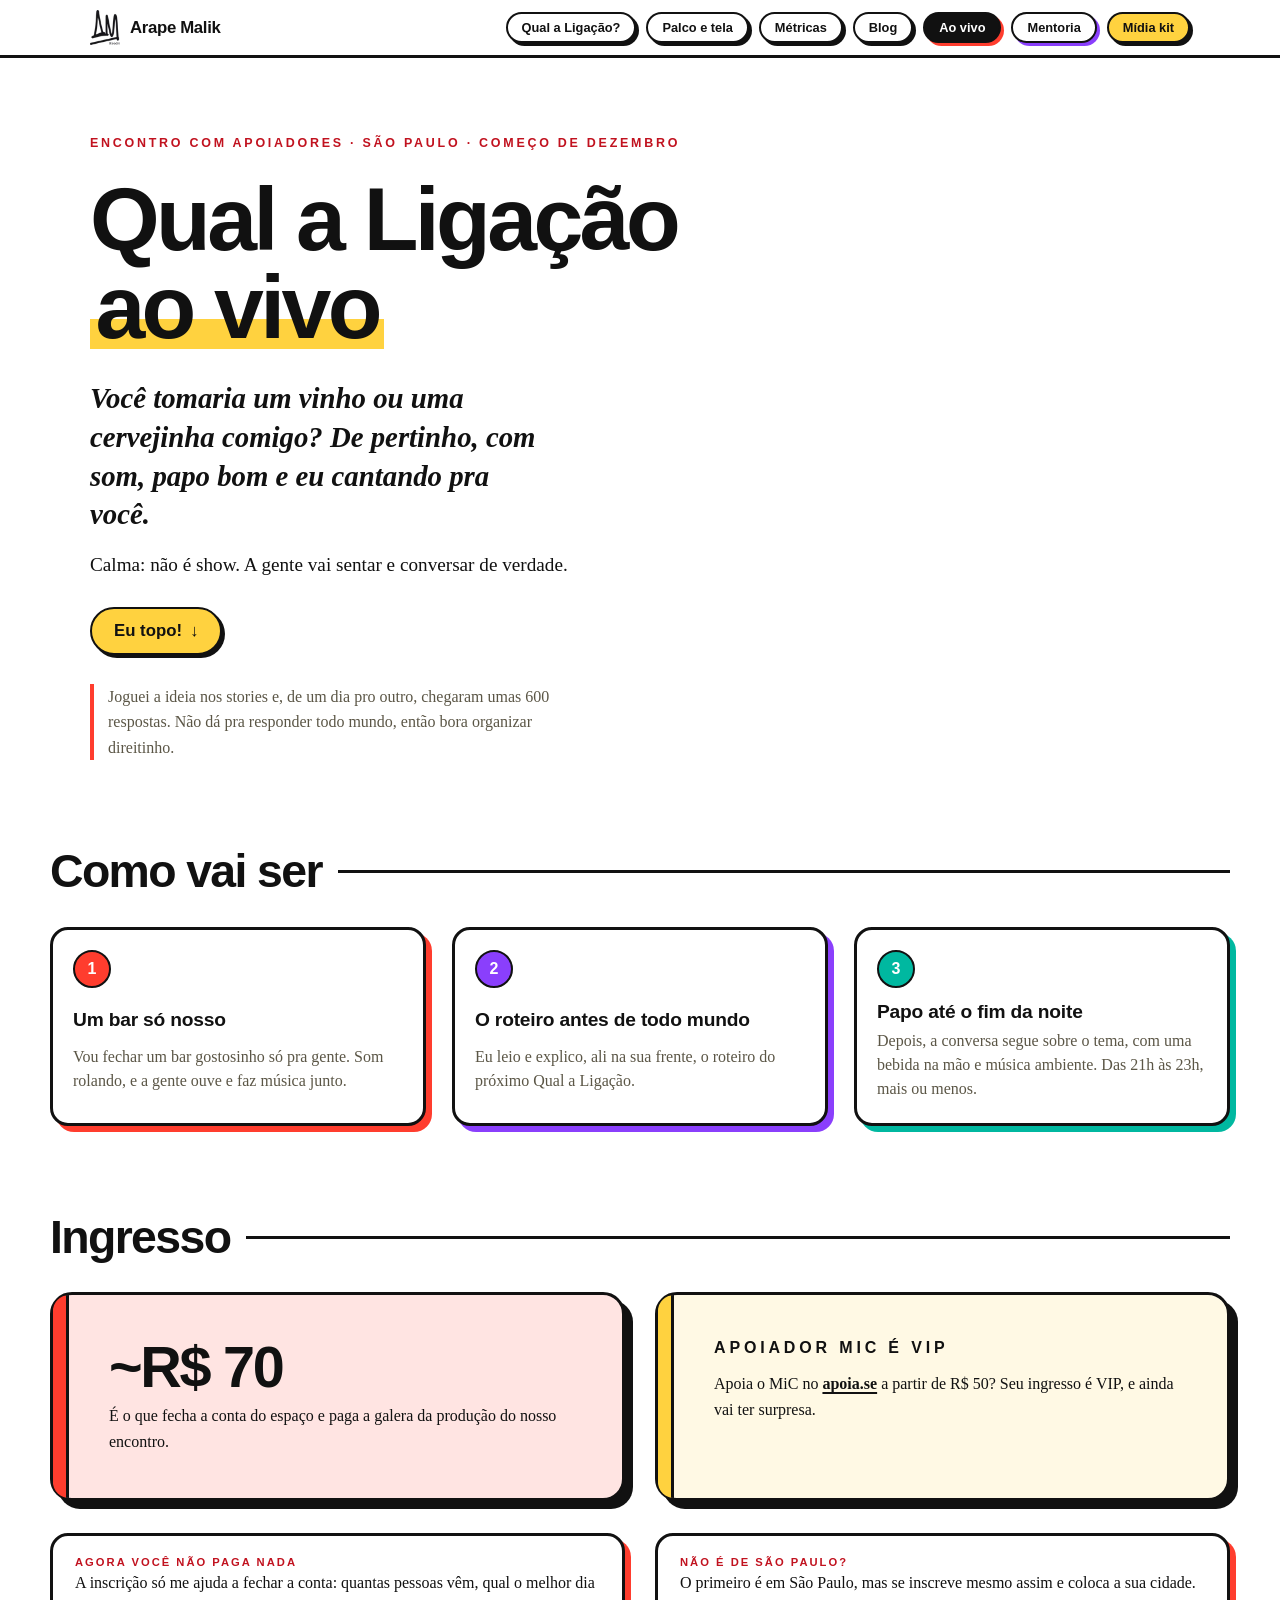
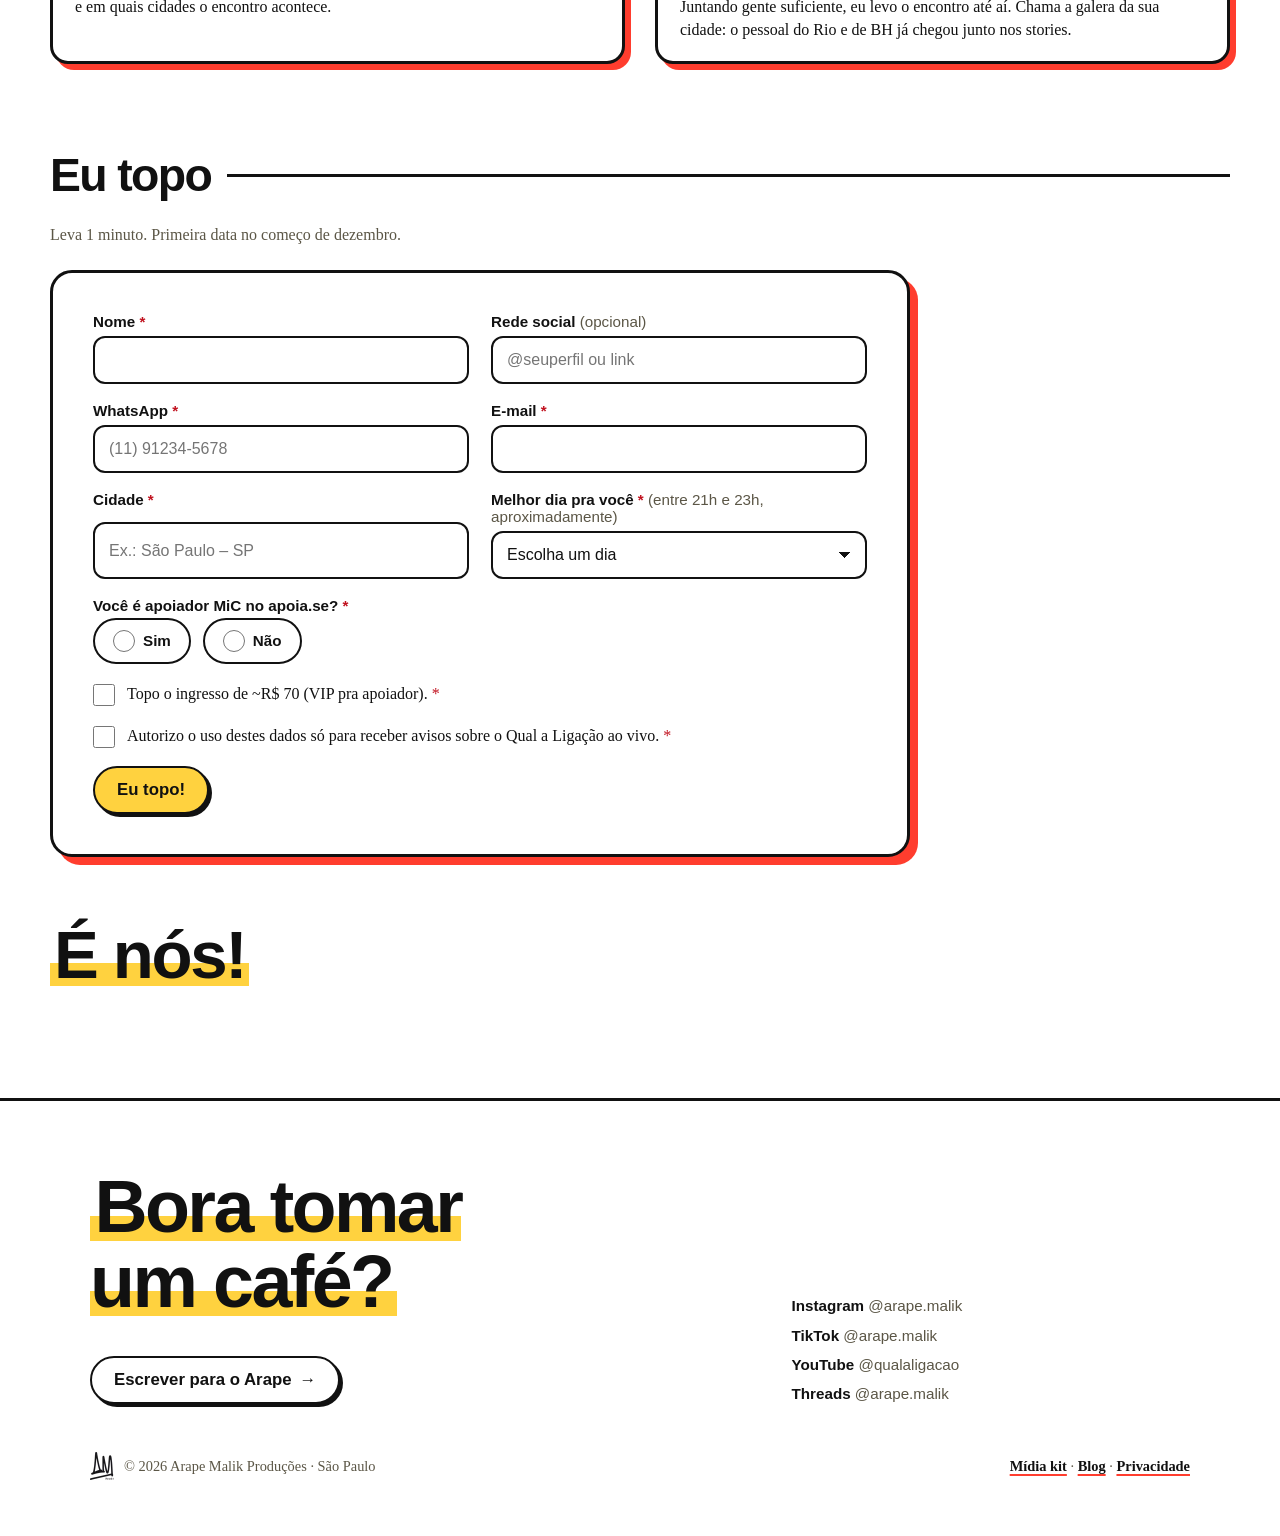
<file: encontro/index.html>
<!DOCTYPE html><html lang="pt-BR" data-astro-cid-hkbrpulz><head><meta charset="utf-8"><meta name="viewport" content="width=device-width, initial-scale=1"><title>Qual a Ligação ao vivo — Arape Malik</title><meta name="description" content="Você tomaria um vinho ou uma cervejinha comigo? De pertinho, com som, papo bom e eu cantando pra você."><meta name="theme-color" content="#ffffff"><link rel="icon" href="/favicon.svg" type="image/svg+xml"><link rel="canonical" href="https://arapemalik.com.br/encontro/"><meta property="og:title" content="Qual a Ligação ao vivo — Arape Malik"><meta property="og:description" content="Você tomaria um vinho ou uma cervejinha comigo? De pertinho, com som, papo bom e eu cantando pra você."><meta property="og:locale" content="pt_BR"><link rel="stylesheet" href="/_astro/Rodape.C9Xt_T0b.css"><link rel="stylesheet" href="/_astro/_encontro_.D83wRJr6.css"></head><body data-astro-cid-hkbrpulz><header class="bar" data-astro-cid-hkbrpulz><div class="wrap" data-astro-cid-hkbrpulz><a class="marca" href="/" aria-label="Arape Malik Produções, início" data-astro-cid-hkbrpulz><img src="/_astro/am-prod-preto.DW36U5XY_2cjgua.webp" alt loading="eager" data-astro-cid-hkbrpulz="true" decoding="async" width="48" height="56"><span data-astro-cid-hkbrpulz>Arape Malik</span></a><nav aria-label="Principal" data-astro-cid-hkbrpulz><a class="btn link" href="/#canal" data-astro-cid-hkbrpulz>Qual a Ligação?</a><a class="btn link" href="/#palco" data-astro-cid-hkbrpulz>Palco e tela</a><a class="btn link" href="/#metricas" data-astro-cid-hkbrpulz>Métricas</a><a class="btn link" href="/blog/" data-astro-cid-hkbrpulz>Blog</a><a class="btn aovivo" href="/encontro/" aria-current="page" data-astro-cid-hkbrpulz>Ao vivo</a><a class="btn mentoria" href="/mentoria/" data-astro-cid-hkbrpulz>Mentoria</a><a class="btn cheio" href="/midia-kit/" data-astro-cid-hkbrpulz>Mídia kit</a></nav></div></header><main class="enc" data-astro-cid-ig5rr55l><header class="topo wrap" data-astro-cid-ig5rr55l><p class="kicker" data-astro-cid-ig5rr55l>Encontro com apoiadores · São Paulo · começo de dezembro</p><h1 data-astro-cid-ig5rr55l>Qual a Ligação <span class="marca-texto" data-astro-cid-ig5rr55l>ao vivo</span></h1><p class="chamada" data-astro-cid-ig5rr55l>Você tomaria um vinho ou uma cervejinha comigo? De pertinho, com som, papo bom e eu cantando pra você.</p><p class="nao-show" data-astro-cid-ig5rr55l>Calma: não é show. A gente vai sentar e conversar de verdade.</p><a class="btn cheio grande" href="#inscricao" data-astro-cid-ig5rr55l>Eu topo! <span aria-hidden="true" data-astro-cid-ig5rr55l>↓</span></a><p class="prova" data-astro-cid-ig5rr55l>Joguei a ideia nos stories e, de um dia pro outro, chegaram umas 600 respostas. Não dá pra responder todo mundo, então bora organizar direitinho.</p></header><section class="area wrap" aria-labelledby="como" data-astro-cid-ig5rr55l><h2 id="como" data-astro-cid-ig5rr55l>Como vai ser</h2><ol class="passos" data-astro-cid-ig5rr55l><li style="--c:#ff3d2e" data-astro-cid-ig5rr55l><span class="n" data-astro-cid-ig5rr55l>1</span><b data-astro-cid-ig5rr55l>Um bar só nosso</b><span data-astro-cid-ig5rr55l>Vou fechar um bar gostosinho só pra gente. Som rolando, e a gente ouve e faz música junto.</span></li><li style="--c:#8a3ffc" data-astro-cid-ig5rr55l><span class="n" data-astro-cid-ig5rr55l>2</span><b data-astro-cid-ig5rr55l>O roteiro antes de todo mundo</b><span data-astro-cid-ig5rr55l>Eu leio e explico, ali na sua frente, o roteiro do próximo Qual a Ligação.</span></li><li style="--c:#00b8a0" data-astro-cid-ig5rr55l><span class="n" data-astro-cid-ig5rr55l>3</span><b data-astro-cid-ig5rr55l>Papo até o fim da noite</b><span data-astro-cid-ig5rr55l>Depois, a conversa segue sobre o tema, com uma bebida na mão e música ambiente. Das 21h às 23h, mais ou menos.</span></li></ol></section><section class="area wrap" aria-labelledby="ingresso" data-astro-cid-ig5rr55l><h2 id="ingresso" data-astro-cid-ig5rr55l>Ingresso</h2><div class="precos" data-astro-cid-ig5rr55l><div class="viab preco" data-astro-cid-ig5rr55l><p class="valor nums" data-astro-cid-ig5rr55l>~R$ 70</p><p data-astro-cid-ig5rr55l>É o que fecha a conta do espaço e paga a galera da produção do nosso encontro.</p></div><div class="viab vip" data-astro-cid-ig5rr55l><p class="sec-h" data-astro-cid-ig5rr55l>Apoiador MiC é VIP</p><p data-astro-cid-ig5rr55l>Apoia o MiC no <a class="link-apoia" href="https://apoia.se/arapemalik" target="_blank" rel="noopener" data-astro-cid-ig5rr55l>apoia.se</a> a partir de R$ 50? Seu ingresso é VIP, e ainda vai ter surpresa.</p></div></div><div class="avisos" data-astro-cid-ig5rr55l><div class="ficha" data-astro-cid-ig5rr55l><div data-astro-cid-ig5rr55l><b data-astro-cid-ig5rr55l>Agora você não paga nada</b><span data-astro-cid-ig5rr55l>A inscrição só me ajuda a fechar a conta: quantas pessoas vêm, qual o melhor dia e em quais cidades o encontro acontece.</span></div></div><div class="ficha" data-astro-cid-ig5rr55l><div data-astro-cid-ig5rr55l><b data-astro-cid-ig5rr55l>Não é de São Paulo?</b><span data-astro-cid-ig5rr55l>O primeiro é em São Paulo, mas se inscreve mesmo assim e coloca a sua cidade. Juntando gente suficiente, eu levo o encontro até aí. Chama a galera da sua cidade: o pessoal do Rio e de BH já chegou junto nos stories.</span></div></div></div></section><section class="area wrap" id="inscricao" aria-labelledby="form-t" data-astro-cid-ig5rr55l><h2 id="form-t" data-astro-cid-ig5rr55l>Eu topo</h2><p class="form-sub" data-astro-cid-ig5rr55l>Leva 1 minuto. Primeira data no começo de dezembro.</p><form class="form" id="form-encontro" data-destino="https://script.google.com/macros/s/AKfycbyj-xo3vNW85SFsHEMlV_mbHEzxPEC-Y79lVZthb1L9IeECIk3ho8v64nW3UL3gH4eVWQ/exec" novalidate data-astro-cid-ig5rr55l><label class="campo" data-astro-cid-ig5rr55l><span data-astro-cid-ig5rr55l>Nome <i data-astro-cid-ig5rr55l>*</i></span><input name="nome" required maxlength="120" autocomplete="name" data-astro-cid-ig5rr55l></label><label class="campo" data-astro-cid-ig5rr55l><span data-astro-cid-ig5rr55l>Rede social <em data-astro-cid-ig5rr55l>(opcional)</em></span><input name="rede" maxlength="200" placeholder="@seuperfil ou link" autocomplete="url" data-astro-cid-ig5rr55l></label><label class="campo" data-astro-cid-ig5rr55l><span data-astro-cid-ig5rr55l>WhatsApp <i data-astro-cid-ig5rr55l>*</i></span><input name="whatsapp" required inputmode="tel" autocomplete="tel-national" placeholder="(11) 91234-5678" maxlength="16" pattern="\(\d{2}\) \d{4,5}-\d{4}" data-astro-cid-ig5rr55l></label><label class="campo" data-astro-cid-ig5rr55l><span data-astro-cid-ig5rr55l>E-mail <i data-astro-cid-ig5rr55l>*</i></span><input name="email" type="email" required maxlength="160" autocomplete="email" data-astro-cid-ig5rr55l></label><label class="campo" data-astro-cid-ig5rr55l><span data-astro-cid-ig5rr55l>Cidade <i data-astro-cid-ig5rr55l>*</i></span><input name="cidade" required maxlength="80" placeholder="Ex.: São Paulo – SP" autocomplete="address-level2" data-astro-cid-ig5rr55l></label><label class="campo" data-astro-cid-ig5rr55l><span data-astro-cid-ig5rr55l>Melhor dia pra você <i data-astro-cid-ig5rr55l>*</i> <em data-astro-cid-ig5rr55l>(entre 21h e 23h, aproximadamente)</em></span><select name="dia" required data-astro-cid-ig5rr55l><option value="" selected disabled data-astro-cid-ig5rr55l>Escolha um dia</option><option value="Segunda-feira" data-astro-cid-ig5rr55l>Segunda-feira</option><option value="Terça-feira" data-astro-cid-ig5rr55l>Terça-feira</option><option value="Quarta-feira" data-astro-cid-ig5rr55l>Quarta-feira</option><option value="Quinta-feira" data-astro-cid-ig5rr55l>Quinta-feira</option><option value="Sexta-feira" data-astro-cid-ig5rr55l>Sexta-feira</option><option value="Sábado" data-astro-cid-ig5rr55l>Sábado</option><option value="Domingo" data-astro-cid-ig5rr55l>Domingo</option></select></label><fieldset class="campo" data-astro-cid-ig5rr55l><legend data-astro-cid-ig5rr55l>Você é apoiador MiC no apoia.se? <i data-astro-cid-ig5rr55l>*</i></legend><div class="opcoes" data-astro-cid-ig5rr55l><label class="op" data-astro-cid-ig5rr55l><input type="radio" name="apoiador" value="Sim" required data-astro-cid-ig5rr55l> Sim</label><label class="op" data-astro-cid-ig5rr55l><input type="radio" name="apoiador" value="Não" data-astro-cid-ig5rr55l> Não</label></div></fieldset><label class="check" data-astro-cid-ig5rr55l><input type="checkbox" name="topo_valor" value="Sim" required data-astro-cid-ig5rr55l> <span data-astro-cid-ig5rr55l>Topo o ingresso de ~R$ 70 (VIP pra apoiador). <i data-astro-cid-ig5rr55l>*</i></span></label><label class="check" data-astro-cid-ig5rr55l><input type="checkbox" name="consentimento" value="Sim" required data-astro-cid-ig5rr55l> <span data-astro-cid-ig5rr55l>Autorizo o uso destes dados só para receber avisos sobre o Qual a Ligação ao vivo. <i data-astro-cid-ig5rr55l>*</i></span></label><label class="pote" aria-hidden="true" data-astro-cid-ig5rr55l>Não preencha <input name="site" tabindex="-1" autocomplete="off" data-astro-cid-ig5rr55l></label><p class="erro" id="form-erro" role="alert" hidden data-astro-cid-ig5rr55l></p><button class="btn cheio grande" type="submit" data-astro-cid-ig5rr55l>Eu topo!</button></form><div class="viab ok" id="form-ok" hidden tabindex="-1" data-astro-cid-ig5rr55l><p class="valor" data-astro-cid-ig5rr55l>Tá dentro!</p><p data-astro-cid-ig5rr55l>Recebi sua inscrição. Assim que a data fechar, eu te aviso pelo contato que você deixou. Agora manda esta página pra quem tomaria essa com a gente.</p></div><p class="fecho" data-astro-cid-ig5rr55l><span class="marca-texto" data-astro-cid-ig5rr55l>É nós!</span></p></section></main><footer class="rodape" id="rodape" data-astro-cid-wy2sysiw><div class="wrap topo" data-astro-cid-wy2sysiw><div class="convite" data-astro-cid-wy2sysiw><p class="frase" data-astro-cid-wy2sysiw><span class="marca-texto" data-astro-cid-wy2sysiw>Bora tomar um café?</span></p><a class="btn grande" href="mailto:contato@arapemalik.com.br" data-astro-cid-wy2sysiw>Escrever para o Arape <span aria-hidden="true" data-astro-cid-wy2sysiw>→</span></a></div><ul class="redes" aria-label="Redes" data-astro-cid-wy2sysiw><li data-astro-cid-wy2sysiw><a href="https://www.instagram.com/arape.malik/" data-astro-cid-wy2sysiw><b data-astro-cid-wy2sysiw>Instagram</b> @arape.malik</a></li><li data-astro-cid-wy2sysiw><a href="https://www.tiktok.com/@arape.malik" data-astro-cid-wy2sysiw><b data-astro-cid-wy2sysiw>TikTok</b> @arape.malik</a></li><li data-astro-cid-wy2sysiw><a href="https://www.youtube.com/@qualaligacao" data-astro-cid-wy2sysiw><b data-astro-cid-wy2sysiw>YouTube</b> @qualaligacao</a></li><li data-astro-cid-wy2sysiw><a href="https://www.threads.com/@arape.malik" data-astro-cid-wy2sysiw><b data-astro-cid-wy2sysiw>Threads</b> @arape.malik</a></li></ul></div><div class="wrap foot" data-astro-cid-wy2sysiw><span class="assina" data-astro-cid-wy2sysiw><img src="/_astro/am-prod-preto.DW36U5XY_2cjgua.webp" alt="AM Prod" data-astro-cid-wy2sysiw="true" loading="lazy" decoding="async" width="48" height="56"> © 2026 Arape Malik Produções · São Paulo</span><span data-astro-cid-wy2sysiw><a href="/midia-kit/" data-astro-cid-wy2sysiw>Mídia kit</a> · <a href="/blog/" data-astro-cid-wy2sysiw>Blog</a> · <a href="/planejador/privacidade/" data-astro-cid-wy2sysiw>Privacidade</a></span></div></footer></body></html><script>(function(){const erroTexto = "Não consegui enviar agora. Confere a internet e tenta de novo em instantes.";

  const form = document.getElementById('form-encontro');
  const erro = document.getElementById('form-erro');
  const ok = document.getElementById('form-ok');
  const zap = form.elements.namedItem('whatsapp');

  // máscara (11) 91234-5678
  zap.addEventListener('input', () => {
    const d = zap.value.replace(/\D/g, '').slice(0, 11);
    let v = d;
    if (d.length > 2) v = `(${d.slice(0, 2)}) ${d.slice(2)}`;
    if (d.length > 6) v = `(${d.slice(0, 2)}) ${d.slice(2, d.length - 4)}-${d.slice(-4)}`;
    zap.value = v;
  });

  const mostrarErro = (msg) => { erro.textContent = msg; erro.hidden = false; };

  form.addEventListener('submit', async (ev) => {
    ev.preventDefault();
    erro.hidden = true;
    form.querySelectorAll('[aria-invalid]').forEach((el) => el.removeAttribute('aria-invalid'));
    if (!form.checkValidity()) {
      const primeiro = form.querySelector(':invalid');
      form.querySelectorAll(':invalid').forEach((el) => el.setAttribute('aria-invalid', 'true'));
      mostrarErro(zap.matches(':invalid') && zap.value ? 'Confere o WhatsApp: DDD + número, ex.: (11) 91234-5678.' : 'Falta preencher os campos marcados.');
      primeiro?.focus();
      return;
    }
    const destino = form.dataset.destino;
    if (!destino) { mostrarErro('As inscrições ainda não estão abertas.'); return; }
    const botao = form.querySelector('button');
    botao.disabled = true; botao.textContent = 'Enviando…';
    const dados = new URLSearchParams(new FormData(form));
    dados.set('pagina', location.href);
    try {
      // Apps Script não devolve CORS: o envio é «no-cors» (a resposta não é legível; erro de rede cai no catch).
      await fetch(destino, { method: 'POST', mode: 'no-cors', body: dados });
      form.hidden = true; ok.hidden = false; ok.focus();
    } catch {
      mostrarErro(erroTexto);
      botao.disabled = false; botao.textContent = 'Eu topo!';
    }
  });
})();</script>
</file>
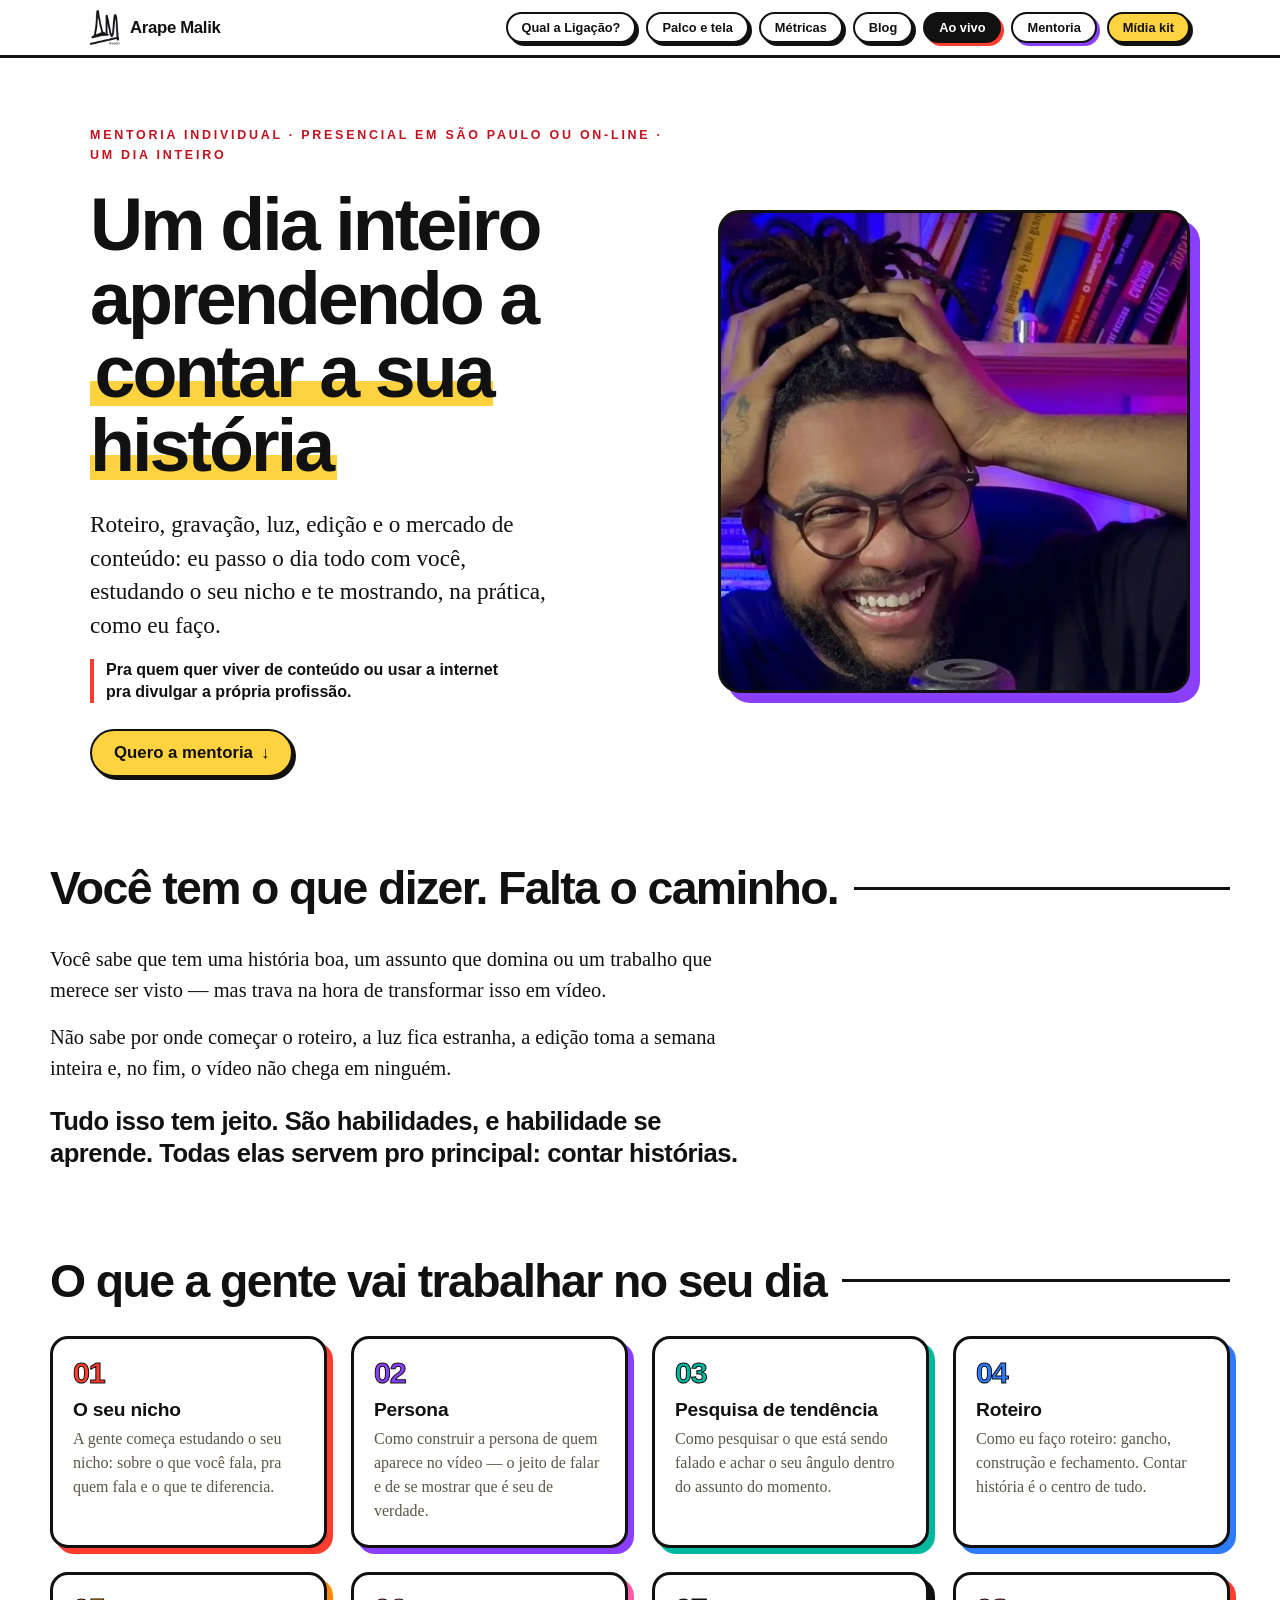
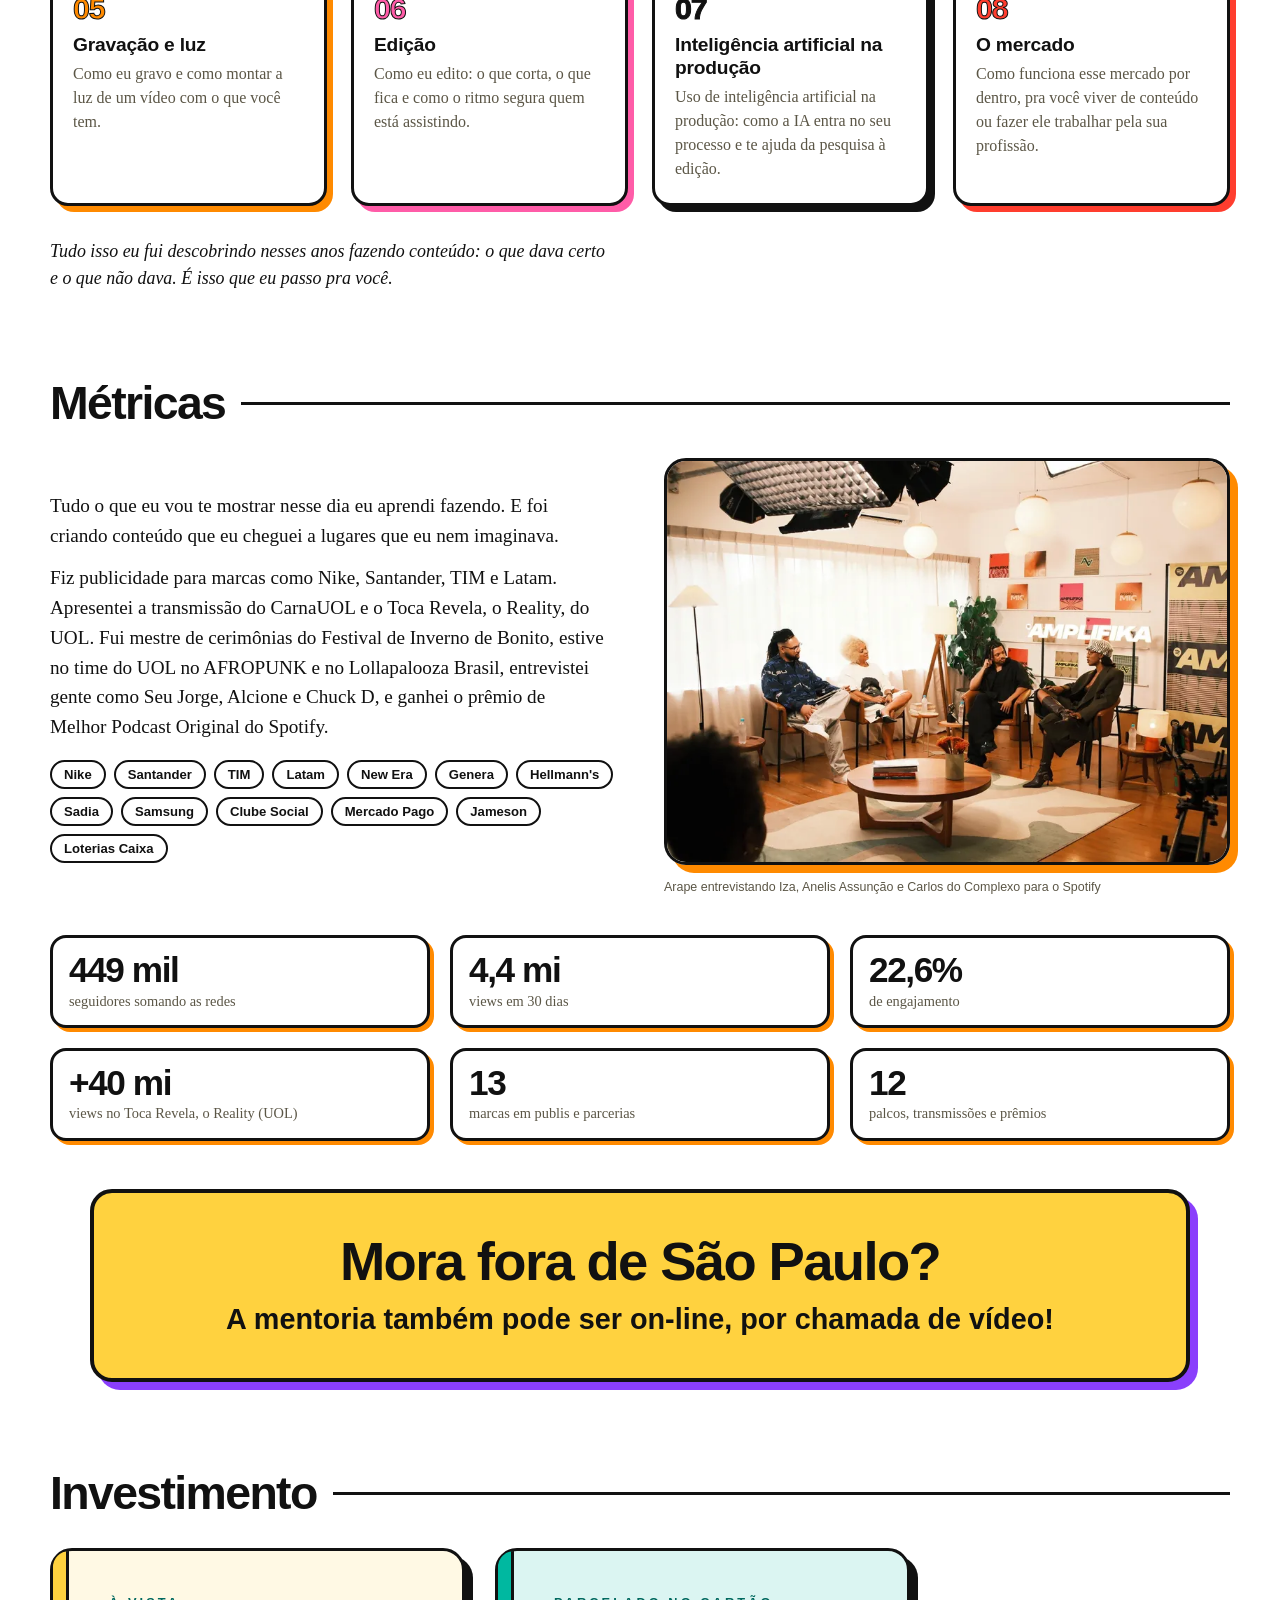
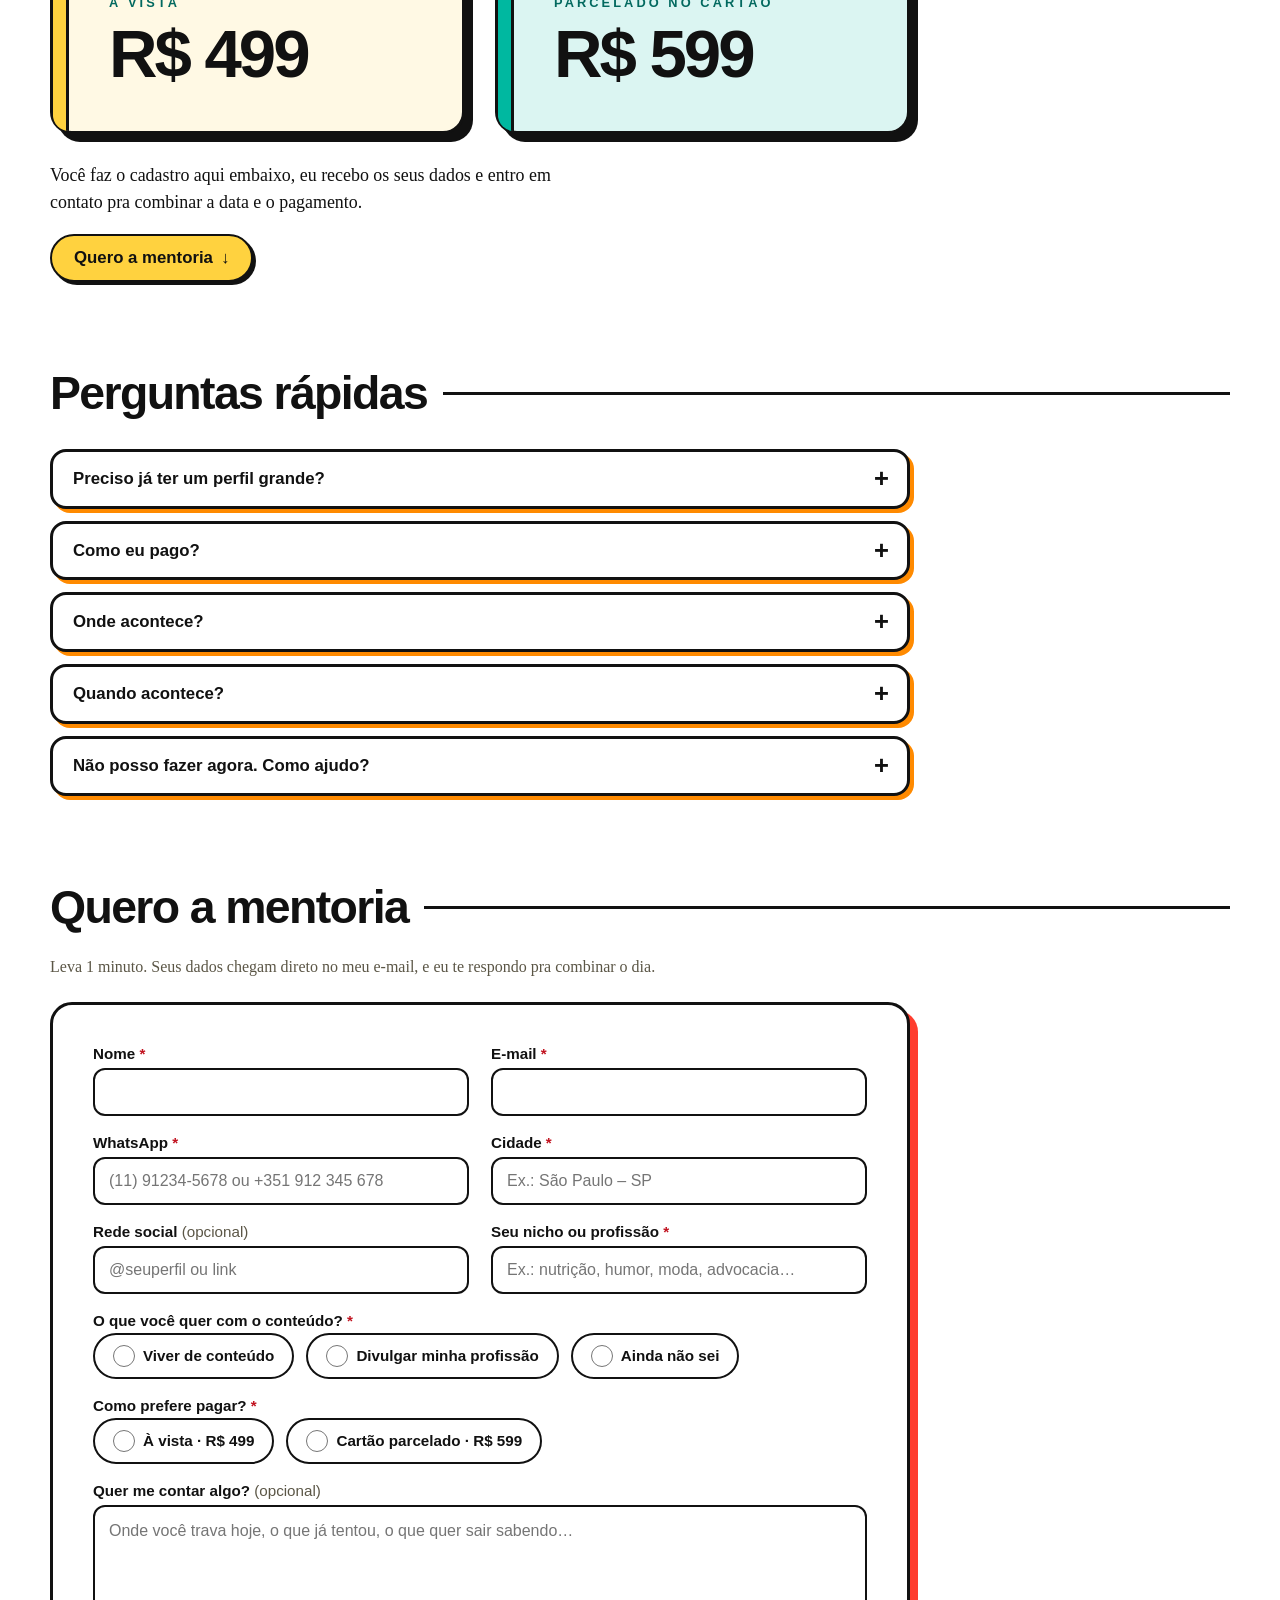
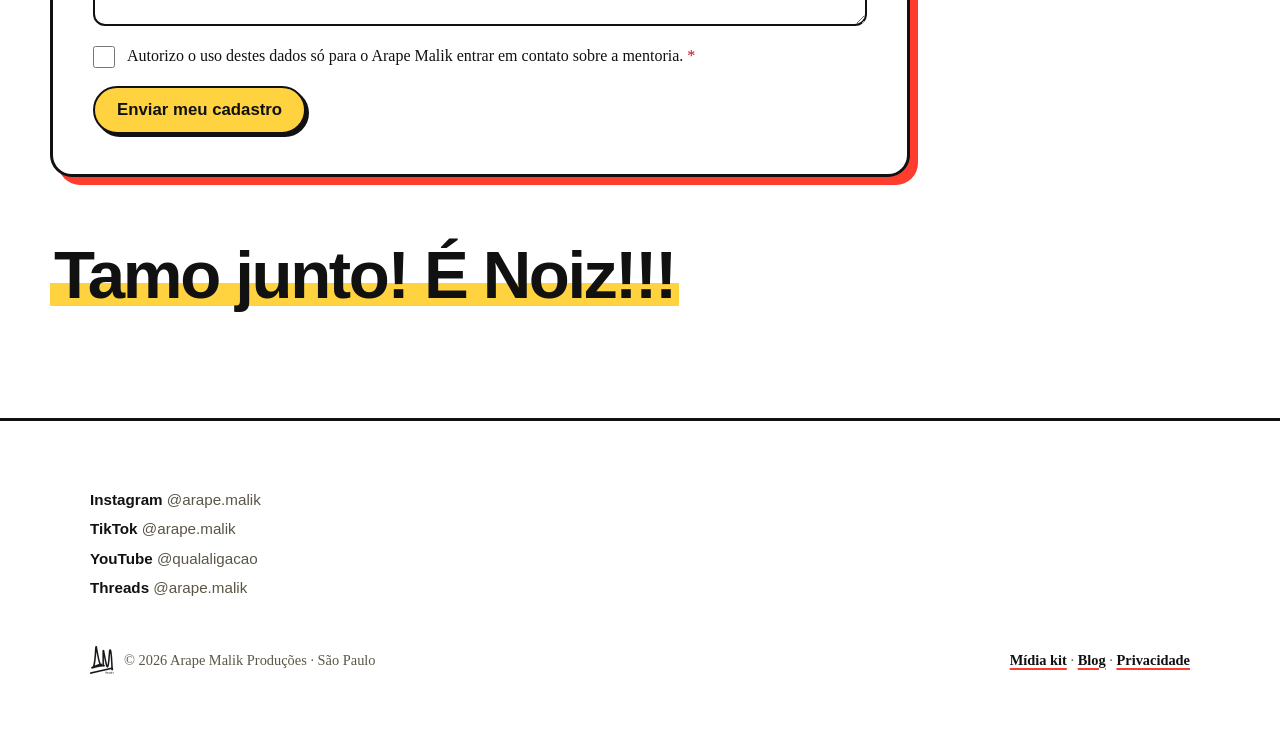
<file: mentoria/index.html>
<!DOCTYPE html><html lang="pt-BR" data-astro-cid-hkbrpulz><head><meta charset="utf-8"><meta name="viewport" content="width=device-width, initial-scale=1"><title>Mentoria de produção de conteúdo — Arape Malik</title><meta name="description" content="Roteiro, gravação, luz, edição e o mercado de conteúdo: eu passo o dia todo com você, estudando o seu nicho e te mostrando, na prática, como eu faço."><meta name="theme-color" content="#ffffff"><link rel="icon" href="/favicon.svg" type="image/svg+xml"><link rel="canonical" href="https://arapemalik.com.br/mentoria/"><meta property="og:title" content="Mentoria de produção de conteúdo — Arape Malik"><meta property="og:description" content="Roteiro, gravação, luz, edição e o mercado de conteúdo: eu passo o dia todo com você, estudando o seu nicho e te mostrando, na prática, como eu faço."><meta property="og:locale" content="pt_BR"><link rel="stylesheet" href="/_astro/Rodape.C9Xt_T0b.css"><link rel="stylesheet" href="/_astro/_mentoria_.uvtNJLC6.css"></head><body data-astro-cid-hkbrpulz><header class="bar" data-astro-cid-hkbrpulz><div class="wrap" data-astro-cid-hkbrpulz><a class="marca" href="/" aria-label="Arape Malik Produções, início" data-astro-cid-hkbrpulz><img src="/_astro/am-prod-preto.DW36U5XY_2cjgua.webp" alt loading="eager" data-astro-cid-hkbrpulz="true" decoding="async" width="48" height="56"><span data-astro-cid-hkbrpulz>Arape Malik</span></a><nav aria-label="Principal" data-astro-cid-hkbrpulz><a class="btn link" href="/#canal" data-astro-cid-hkbrpulz>Qual a Ligação?</a><a class="btn link" href="/#palco" data-astro-cid-hkbrpulz>Palco e tela</a><a class="btn link" href="/#metricas" data-astro-cid-hkbrpulz>Métricas</a><a class="btn link" href="/blog/" data-astro-cid-hkbrpulz>Blog</a><a class="btn aovivo" href="/encontro/" data-astro-cid-hkbrpulz>Ao vivo</a><a class="btn mentoria" href="/mentoria/" aria-current="page" data-astro-cid-hkbrpulz>Mentoria</a><a class="btn cheio" href="/midia-kit/" data-astro-cid-hkbrpulz>Mídia kit</a></nav></div></header><main class="men" data-astro-cid-jndohseo><header class="hero wrap" data-astro-cid-jndohseo><div class="hero-txt" data-astro-cid-jndohseo><p class="kicker" data-astro-cid-jndohseo>Mentoria individual · presencial em São Paulo ou on-line · um dia inteiro</p><h1 data-astro-cid-jndohseo>Um dia inteiro aprendendo a <span class="marca-texto" data-astro-cid-jndohseo>contar a sua história</span></h1><p class="chamada" data-astro-cid-jndohseo>Roteiro, gravação, luz, edição e o mercado de conteúdo: eu passo o dia todo com você, estudando o seu nicho e te mostrando, na prática, como eu faço.</p><p class="para-quem" data-astro-cid-jndohseo>Pra quem quer viver de conteúdo ou usar a internet pra divulgar a própria profissão.</p><div class="hero-cta" data-astro-cid-jndohseo><a class="btn cheio grande" href="#inscricao" data-astro-cid-jndohseo>Quero a mentoria <span aria-hidden="true" data-astro-cid-jndohseo>↓</span></a></div></div><figure class="hero-foto" data-astro-cid-jndohseo><img src="/_astro/mentoria-topo.BVvveOtA_ZBn1EP.webp" srcset="/_astro/mentoria-topo.BVvveOtA_Z6vyov.webp 480w, /_astro/mentoria-topo.BVvveOtA_2dAInt.webp 760w, /_astro/mentoria-topo.BVvveOtA_ZBn1EP.webp 1080w" alt="Arape Malik rindo, com as mãos na cabeça, no estúdio com estante de livros e luz roxa" sizes="(max-width: 860px) 100vw, 46vw" loading="eager" data-astro-cid-jndohseo="true" decoding="async" width="1080" height="1105"></figure></header><section class="area wrap" aria-labelledby="dor" style="--a:#8a3ffc;--d:#4a12b5" data-astro-cid-jndohseo><h2 id="dor" data-astro-cid-jndohseo>Você tem o que dizer. Falta o caminho.</h2><div class="dor" data-astro-cid-jndohseo><p class data-astro-cid-jndohseo>Você sabe que tem uma história boa, um assunto que domina ou um trabalho que merece ser visto — mas trava na hora de transformar isso em vídeo.</p><p class data-astro-cid-jndohseo>Não sabe por onde começar o roteiro, a luz fica estranha, a edição toma a semana inteira e, no fim, o vídeo não chega em ninguém.</p><p class="dor-fim" data-astro-cid-jndohseo>Tudo isso tem jeito. São habilidades, e habilidade se aprende. Todas elas servem pro principal: contar histórias.</p></div></section><section class="area wrap" aria-labelledby="aprende" data-astro-cid-jndohseo><h2 id="aprende" data-astro-cid-jndohseo>O que a gente vai trabalhar no seu dia</h2><ol class="grade" data-astro-cid-jndohseo><li style="--c:#ff3d2e" data-astro-cid-jndohseo><span class="n" data-astro-cid-jndohseo>01</span><b data-astro-cid-jndohseo>O seu nicho</b><span data-astro-cid-jndohseo>A gente começa estudando o seu nicho: sobre o que você fala, pra quem fala e o que te diferencia.</span></li><li style="--c:#8a3ffc" data-astro-cid-jndohseo><span class="n" data-astro-cid-jndohseo>02</span><b data-astro-cid-jndohseo>Persona</b><span data-astro-cid-jndohseo>Como construir a persona de quem aparece no vídeo — o jeito de falar e de se mostrar que é seu de verdade.</span></li><li style="--c:#00b8a0" data-astro-cid-jndohseo><span class="n" data-astro-cid-jndohseo>03</span><b data-astro-cid-jndohseo>Pesquisa de tendência</b><span data-astro-cid-jndohseo>Como pesquisar o que está sendo falado e achar o seu ângulo dentro do assunto do momento.</span></li><li style="--c:#2f7bff" data-astro-cid-jndohseo><span class="n" data-astro-cid-jndohseo>04</span><b data-astro-cid-jndohseo>Roteiro</b><span data-astro-cid-jndohseo>Como eu faço roteiro: gancho, construção e fechamento. Contar história é o centro de tudo.</span></li><li style="--c:#ff8a00" data-astro-cid-jndohseo><span class="n" data-astro-cid-jndohseo>05</span><b data-astro-cid-jndohseo>Gravação e luz</b><span data-astro-cid-jndohseo>Como eu gravo e como montar a luz de um vídeo com o que você tem.</span></li><li style="--c:#ff5ca8" data-astro-cid-jndohseo><span class="n" data-astro-cid-jndohseo>06</span><b data-astro-cid-jndohseo>Edição</b><span data-astro-cid-jndohseo>Como eu edito: o que corta, o que fica e como o ritmo segura quem está assistindo.</span></li><li style="--c:#111111" data-astro-cid-jndohseo><span class="n" data-astro-cid-jndohseo>07</span><b data-astro-cid-jndohseo>Inteligência artificial na produção</b><span data-astro-cid-jndohseo>Uso de inteligência artificial na produção: como a IA entra no seu processo e te ajuda da pesquisa à edição.</span></li><li style="--c:#ff3d2e" data-astro-cid-jndohseo><span class="n" data-astro-cid-jndohseo>08</span><b data-astro-cid-jndohseo>O mercado</b><span data-astro-cid-jndohseo>Como funciona esse mercado por dentro, pra você viver de conteúdo ou fazer ele trabalhar pela sua profissão.</span></li></ol><p class="nota" data-astro-cid-jndohseo>Tudo isso eu fui descobrindo nesses anos fazendo conteúdo: o que dava certo e o que não dava. É isso que eu passo pra você.</p></section><section class="area wrap" aria-labelledby="metricas" style="--a:#ff8a00;--d:#d94f00" data-astro-cid-jndohseo><h2 id="metricas" data-astro-cid-jndohseo>Métricas</h2><div class="quem" data-astro-cid-jndohseo><div class="quem-txt" data-astro-cid-jndohseo><p data-astro-cid-jndohseo>Tudo o que eu vou te mostrar nesse dia eu aprendi fazendo. E foi criando conteúdo que eu cheguei a lugares que eu nem imaginava.</p><p data-astro-cid-jndohseo>Fiz publicidade para marcas como Nike, Santander, TIM e Latam. Apresentei a transmissão do CarnaUOL e o Toca Revela, o Reality, do UOL. Fui mestre de cerimônias do Festival de Inverno de Bonito, estive no time do UOL no AFROPUNK e no Lollapalooza Brasil, entrevistei gente como Seu Jorge, Alcione e Chuck D, e ganhei o prêmio de Melhor Podcast Original do Spotify.</p><ul class="marcas" aria-label="Marcas" data-astro-cid-jndohseo><li data-astro-cid-jndohseo>Nike</li><li data-astro-cid-jndohseo>Santander</li><li data-astro-cid-jndohseo>TIM</li><li data-astro-cid-jndohseo>Latam</li><li data-astro-cid-jndohseo>New Era</li><li data-astro-cid-jndohseo>Genera</li><li data-astro-cid-jndohseo>Hellmann&#39;s</li><li data-astro-cid-jndohseo>Sadia</li><li data-astro-cid-jndohseo>Samsung</li><li data-astro-cid-jndohseo>Clube Social</li><li data-astro-cid-jndohseo>Mercado Pago</li><li data-astro-cid-jndohseo>Jameson</li><li data-astro-cid-jndohseo>Loterias Caixa</li></ul></div><figure class="quem-foto" data-astro-cid-jndohseo><img src="/_astro/amplifika-spotify.Bv6lHO51_ZJrnYm.webp" srcset="/_astro/amplifika-spotify.Bv6lHO51_1gBDua.webp 480w, /_astro/amplifika-spotify.Bv6lHO51_ZO0MNu.webp 800w, /_astro/amplifika-spotify.Bv6lHO51_2pxQDD.webp 1200w" alt="Arape Malik entrevistando Iza, Anelis Assunção e Carlos do Complexo no estúdio do Amplifika, do Spotify" sizes="(max-width: 860px) 100vw, 46vw" data-astro-cid-jndohseo="true" loading="lazy" decoding="async" width="2000" height="1429"><figcaption data-astro-cid-jndohseo>Arape entrevistando Iza, Anelis Assunção e Carlos do Complexo para o Spotify</figcaption></figure></div><ul class="provas" data-astro-cid-jndohseo><li data-astro-cid-jndohseo><span class="nums" data-astro-cid-jndohseo>449 mil</span><small data-astro-cid-jndohseo>seguidores somando as redes</small></li><li data-astro-cid-jndohseo><span class="nums" data-astro-cid-jndohseo>4,4 mi</span><small data-astro-cid-jndohseo>views em 30 dias</small></li><li data-astro-cid-jndohseo><span class="nums" data-astro-cid-jndohseo>22,6%</span><small data-astro-cid-jndohseo>de engajamento</small></li><li data-astro-cid-jndohseo><span class="nums" data-astro-cid-jndohseo>+40 mi</span><small data-astro-cid-jndohseo>views no Toca Revela, o Reality (UOL)</small></li><li data-astro-cid-jndohseo><span class="nums" data-astro-cid-jndohseo>13</span><small data-astro-cid-jndohseo>marcas em publis e parcerias</small></li><li data-astro-cid-jndohseo><span class="nums" data-astro-cid-jndohseo>12</span><small data-astro-cid-jndohseo>palcos, transmissões e prêmios</small></li></ul></section><div class="wrap" data-astro-cid-jndohseo><aside class="aviso-online" aria-label="Mora fora de São Paulo?" data-astro-cid-jndohseo><p class="aviso-t" data-astro-cid-jndohseo>Mora fora de São Paulo?</p><p class="aviso-x" data-astro-cid-jndohseo>A mentoria também pode ser on-line, por chamada de vídeo!</p></aside></div><section class="area wrap" aria-labelledby="valor" style="--a:#00b8a0;--d:#02695f" data-astro-cid-jndohseo><h2 id="valor" data-astro-cid-jndohseo>Investimento</h2><div class="precos" data-astro-cid-jndohseo><div class="viab preco destaque" data-astro-cid-jndohseo><p class="sec-h" data-astro-cid-jndohseo>À vista</p><p class="valor nums" data-astro-cid-jndohseo>R$ 499</p></div><div class="viab preco" data-astro-cid-jndohseo><p class="sec-h" data-astro-cid-jndohseo>Parcelado no cartão</p><p class="valor nums" data-astro-cid-jndohseo>R$ 599</p></div></div><p class="valor-txt" data-astro-cid-jndohseo>Você faz o cadastro aqui embaixo, eu recebo os seus dados e entro em contato pra combinar a data e o pagamento.</p><a class="btn cheio grande" href="#inscricao" data-astro-cid-jndohseo>Quero a mentoria <span aria-hidden="true" data-astro-cid-jndohseo>↓</span></a></section><section class="area wrap" aria-labelledby="faq" style="--a:#ff8a00;--d:#d94f00" data-astro-cid-jndohseo><h2 id="faq" data-astro-cid-jndohseo>Perguntas rápidas</h2><div class="faq" data-astro-cid-jndohseo><details data-astro-cid-jndohseo><summary data-astro-cid-jndohseo>Preciso já ter um perfil grande?</summary><p data-astro-cid-jndohseo>Não precisa ter perfil grande não! A ideia é fazer você crescer com consistência. Os números com certeza vêm depois.</p></details><details data-astro-cid-jndohseo><summary data-astro-cid-jndohseo>Como eu pago?</summary><p data-astro-cid-jndohseo>Você pode fazer o pagamento por Pix ou parcelado no seu cartão de crédito. Assim que chegar a sua inscrição, eu entro em contato pra gente acertar o pagamento e marcar a data.</p></details><details data-astro-cid-jndohseo><summary data-astro-cid-jndohseo>Onde acontece?</summary><p data-astro-cid-jndohseo>Em uma sala que vamos alugar na região da Avenida Paulista. Super fácil de chegar de qualquer lugar. E se você mora fora de São Paulo, a mentoria também pode ser on-line, por chamada de vídeo!</p></details><details data-astro-cid-jndohseo><summary data-astro-cid-jndohseo>Quando acontece?</summary><p data-astro-cid-jndohseo>A gente vai bater papo pra acertar as agendas e encontrar o melhor dia pra mim e pra você.</p></details><details data-astro-cid-jndohseo><summary data-astro-cid-jndohseo>Não posso fazer agora. Como ajudo?</summary><p data-astro-cid-jndohseo>Pra começar você pode compartilhar com todo mundo! Mas você também pode mandar um Pix direto para <button type="button" class="pix" data-pix="contato@arapemalik.com.br" aria-label="Copiar a chave Pix contato@arapemalik.com.br" data-astro-cid-jndohseo>contato@arapemalik.com.br <span aria-hidden="true" data-astro-cid-jndohseo>⧉</span></button> e enviar o comprovante pro mesmo e-mail especificando que é pra campanha do bebê. A gente vai comprar as coisinhas que ela precisa e mandar a foto pra você com o comprovante também!</p></details></div></section><section class="area wrap" id="inscricao" aria-labelledby="form-t" data-astro-cid-jndohseo><h2 id="form-t" data-astro-cid-jndohseo>Quero a mentoria</h2><p class="form-sub" data-astro-cid-jndohseo>Leva 1 minuto. Seus dados chegam direto no meu e-mail, e eu te respondo pra combinar o dia.</p><form class="form" id="form-mentoria" data-destino="https://script.google.com/macros/s/AKfycbzcrizsQzM4-GUudhRvFOqzBlxHqsyOXSHeJ7OCtYw6i4kqOMeQIQppGRCg7_M3I9woJQ/exec" novalidate data-astro-cid-jndohseo><label class="campo" data-astro-cid-jndohseo><span data-astro-cid-jndohseo>Nome <i data-astro-cid-jndohseo>*</i></span><input name="nome" required maxlength="120" autocomplete="name" data-astro-cid-jndohseo></label><label class="campo" data-astro-cid-jndohseo><span data-astro-cid-jndohseo>E-mail <i data-astro-cid-jndohseo>*</i></span><input name="email" type="email" required maxlength="160" autocomplete="email" data-astro-cid-jndohseo></label><label class="campo" data-astro-cid-jndohseo><span data-astro-cid-jndohseo>WhatsApp <i data-astro-cid-jndohseo>*</i></span><input name="whatsapp" required inputmode="tel" autocomplete="tel" placeholder="(11) 91234-5678 ou +351 912 345 678" maxlength="22" pattern="\(\d{2}\) \d{4,5}-\d{4}|\+[\d ]{8,20}" data-astro-cid-jndohseo></label><label class="campo" data-astro-cid-jndohseo><span data-astro-cid-jndohseo>Cidade <i data-astro-cid-jndohseo>*</i></span><input name="cidade" required maxlength="80" placeholder="Ex.: São Paulo – SP" autocomplete="address-level2" data-astro-cid-jndohseo></label><label class="campo" data-astro-cid-jndohseo><span data-astro-cid-jndohseo>Rede social <em data-astro-cid-jndohseo>(opcional)</em></span><input name="rede" maxlength="200" placeholder="@seuperfil ou link" data-astro-cid-jndohseo></label><label class="campo" data-astro-cid-jndohseo><span data-astro-cid-jndohseo>Seu nicho ou profissão <i data-astro-cid-jndohseo>*</i></span><input name="nicho" required maxlength="160" placeholder="Ex.: nutrição, humor, moda, advocacia…" data-astro-cid-jndohseo></label><fieldset class="campo" data-astro-cid-jndohseo><legend data-astro-cid-jndohseo>O que você quer com o conteúdo? <i data-astro-cid-jndohseo>*</i></legend><div class="opcoes" data-astro-cid-jndohseo><label class="op" data-astro-cid-jndohseo><input type="radio" name="objetivo" value="Viver de conteúdo" required data-astro-cid-jndohseo> Viver de conteúdo</label><label class="op" data-astro-cid-jndohseo><input type="radio" name="objetivo" value="Divulgar minha profissão" data-astro-cid-jndohseo> Divulgar minha profissão</label><label class="op" data-astro-cid-jndohseo><input type="radio" name="objetivo" value="Ainda não sei" data-astro-cid-jndohseo> Ainda não sei</label></div></fieldset><fieldset class="campo" data-astro-cid-jndohseo><legend data-astro-cid-jndohseo>Como prefere pagar? <i data-astro-cid-jndohseo>*</i></legend><div class="opcoes" data-astro-cid-jndohseo><label class="op" data-astro-cid-jndohseo><input type="radio" name="pagamento" value="À vista (R$ 499)" required data-astro-cid-jndohseo> À vista · R$ 499</label><label class="op" data-astro-cid-jndohseo><input type="radio" name="pagamento" value="Cartão parcelado (R$ 599)" data-astro-cid-jndohseo> Cartão parcelado · R$ 599</label></div></fieldset><label class="campo largo" data-astro-cid-jndohseo><span data-astro-cid-jndohseo>Quer me contar algo? <em data-astro-cid-jndohseo>(opcional)</em></span><textarea name="mensagem" rows="4" maxlength="1500" placeholder="Onde você trava hoje, o que já tentou, o que quer sair sabendo…" data-astro-cid-jndohseo></textarea></label><label class="check" data-astro-cid-jndohseo><input type="checkbox" name="consentimento" value="Sim" required data-astro-cid-jndohseo> <span data-astro-cid-jndohseo>Autorizo o uso destes dados só para o Arape Malik entrar em contato sobre a mentoria. <i data-astro-cid-jndohseo>*</i></span></label><label class="pote" aria-hidden="true" data-astro-cid-jndohseo>Não preencha <input name="site" tabindex="-1" autocomplete="off" data-astro-cid-jndohseo></label><p class="erro" id="form-erro" role="alert" hidden data-astro-cid-jndohseo></p><button class="btn cheio grande" type="submit" data-astro-cid-jndohseo>Enviar meu cadastro</button></form><div class="viab ok" id="form-ok" hidden tabindex="-1" data-astro-cid-jndohseo><p class="valor" data-astro-cid-jndohseo>Recebi!</p><p data-astro-cid-jndohseo>Seu cadastro chegou no meu e-mail. Eu vou te chamar pelo contato que você deixou pra combinar a data e o pagamento. Enquanto isso, manda esta página pra alguém que também quer criar conteúdo.</p></div><p class="fecho" data-astro-cid-jndohseo><span class="marca-texto" data-astro-cid-jndohseo>Tamo junto! É Noiz!!!</span></p></section></main><footer class="rodape" id="rodape" data-astro-cid-wy2sysiw><div class="wrap topo" data-astro-cid-wy2sysiw><ul class="redes" aria-label="Redes" data-astro-cid-wy2sysiw><li data-astro-cid-wy2sysiw><a href="https://www.instagram.com/arape.malik/" data-astro-cid-wy2sysiw><b data-astro-cid-wy2sysiw>Instagram</b> @arape.malik</a></li><li data-astro-cid-wy2sysiw><a href="https://www.tiktok.com/@arape.malik" data-astro-cid-wy2sysiw><b data-astro-cid-wy2sysiw>TikTok</b> @arape.malik</a></li><li data-astro-cid-wy2sysiw><a href="https://www.youtube.com/@qualaligacao" data-astro-cid-wy2sysiw><b data-astro-cid-wy2sysiw>YouTube</b> @qualaligacao</a></li><li data-astro-cid-wy2sysiw><a href="https://www.threads.com/@arape.malik" data-astro-cid-wy2sysiw><b data-astro-cid-wy2sysiw>Threads</b> @arape.malik</a></li></ul></div><div class="wrap foot" data-astro-cid-wy2sysiw><span class="assina" data-astro-cid-wy2sysiw><img src="/_astro/am-prod-preto.DW36U5XY_2cjgua.webp" alt="AM Prod" data-astro-cid-wy2sysiw="true" loading="lazy" decoding="async" width="48" height="56"> © 2026 Arape Malik Produções · São Paulo</span><span data-astro-cid-wy2sysiw><a href="/midia-kit/" data-astro-cid-wy2sysiw>Mídia kit</a> · <a href="/blog/" data-astro-cid-wy2sysiw>Blog</a> · <a href="/planejador/privacidade/" data-astro-cid-wy2sysiw>Privacidade</a></span></div></footer></body></html><div class="pix-ok" role="status" aria-live="polite" hidden data-astro-cid-jndohseo>Chave Pix copiada!</div><script type="module">document.querySelectorAll(`button.pix`).forEach(e=>{e.addEventListener(`click`,async()=>{let t=e.dataset.pix||``,n=!1;try{await navigator.clipboard.writeText(t),n=!0}catch{}if(!n){let e=document.createElement(`textarea`);e.value=t,e.setAttribute(`readonly`,``),e.style.position=`fixed`,e.style.opacity=`0`,document.body.appendChild(e),e.select(),e.setSelectionRange(0,t.length);try{n=document.execCommand(`copy`)}catch{}e.remove()}let r=document.querySelector(`.pix-ok`);r&&(r.textContent=n?r.dataset.ok||r.textContent:`Não consegui copiar. A chave é: `+t,r.hidden=!1,clearTimeout(r._t),r._t=setTimeout(()=>{r.hidden=!0},3500))})});var e=document.querySelector(`.pix-ok`);e&&(e.dataset.ok=e.textContent);</script><script>(function(){const erroTexto = "Não consegui enviar agora. Confere a internet e tenta de novo em instantes.";
const botaoTexto = "Enviar meu cadastro";

  const form = document.getElementById('form-mentoria');
  const erro = document.getElementById('form-erro');
  const ok = document.getElementById('form-ok');
  const zap = form.elements.namedItem('whatsapp');

  // máscara (11) 91234-5678; começou com + = número internacional, sem máscara (só + dígitos e espaços)
  zap.addEventListener('input', () => {
    if (zap.value.trim().startsWith('+')) {
      zap.value = '+' + zap.value.replace(/[^\d ]/g, '').replace(/^ +/, '').replace(/ {2,}/g, ' ').slice(0, 21);
      return;
    }
    const d = zap.value.replace(/\D/g, '').slice(0, 11);
    let v = d;
    if (d.length > 2) v = `(${d.slice(0, 2)}) ${d.slice(2)}`;
    if (d.length > 6) v = `(${d.slice(0, 2)}) ${d.slice(2, d.length - 4)}-${d.slice(-4)}`;
    zap.value = v;
  });

  const mostrarErro = (msg) => { erro.textContent = msg; erro.hidden = false; };

  form.addEventListener('submit', async (ev) => {
    ev.preventDefault();
    erro.hidden = true;
    form.querySelectorAll('[aria-invalid]').forEach((el) => el.removeAttribute('aria-invalid'));
    if (!form.checkValidity()) {
      const primeiro = form.querySelector(':invalid');
      form.querySelectorAll(':invalid').forEach((el) => el.setAttribute('aria-invalid', 'true'));
      mostrarErro(zap.matches(':invalid') && zap.value ? 'Confere o WhatsApp: DDD + número, ex.: (11) 91234-5678. Fora do Brasil, comece com + e o código do país, ex.: +351 912 345 678.' : 'Falta preencher os campos marcados.');
      primeiro?.focus();
      return;
    }
    const destino = form.dataset.destino;
    if (!destino) { mostrarErro('As inscrições ainda não estão abertas.'); return; }
    const botao = form.querySelector('button');
    botao.disabled = true; botao.textContent = 'Enviando…';
    const dados = new URLSearchParams(new FormData(form));
    dados.set('pagina', location.href);
    try {
      // Apps Script não devolve CORS: o envio é «no-cors» (a resposta não é legível; erro de rede cai no catch).
      await fetch(destino, { method: 'POST', mode: 'no-cors', body: dados });
      form.hidden = true; ok.hidden = false; ok.focus();
    } catch {
      mostrarErro(erroTexto);
      botao.disabled = false; botao.textContent = botaoTexto;
    }
  });
})();</script>
</file>
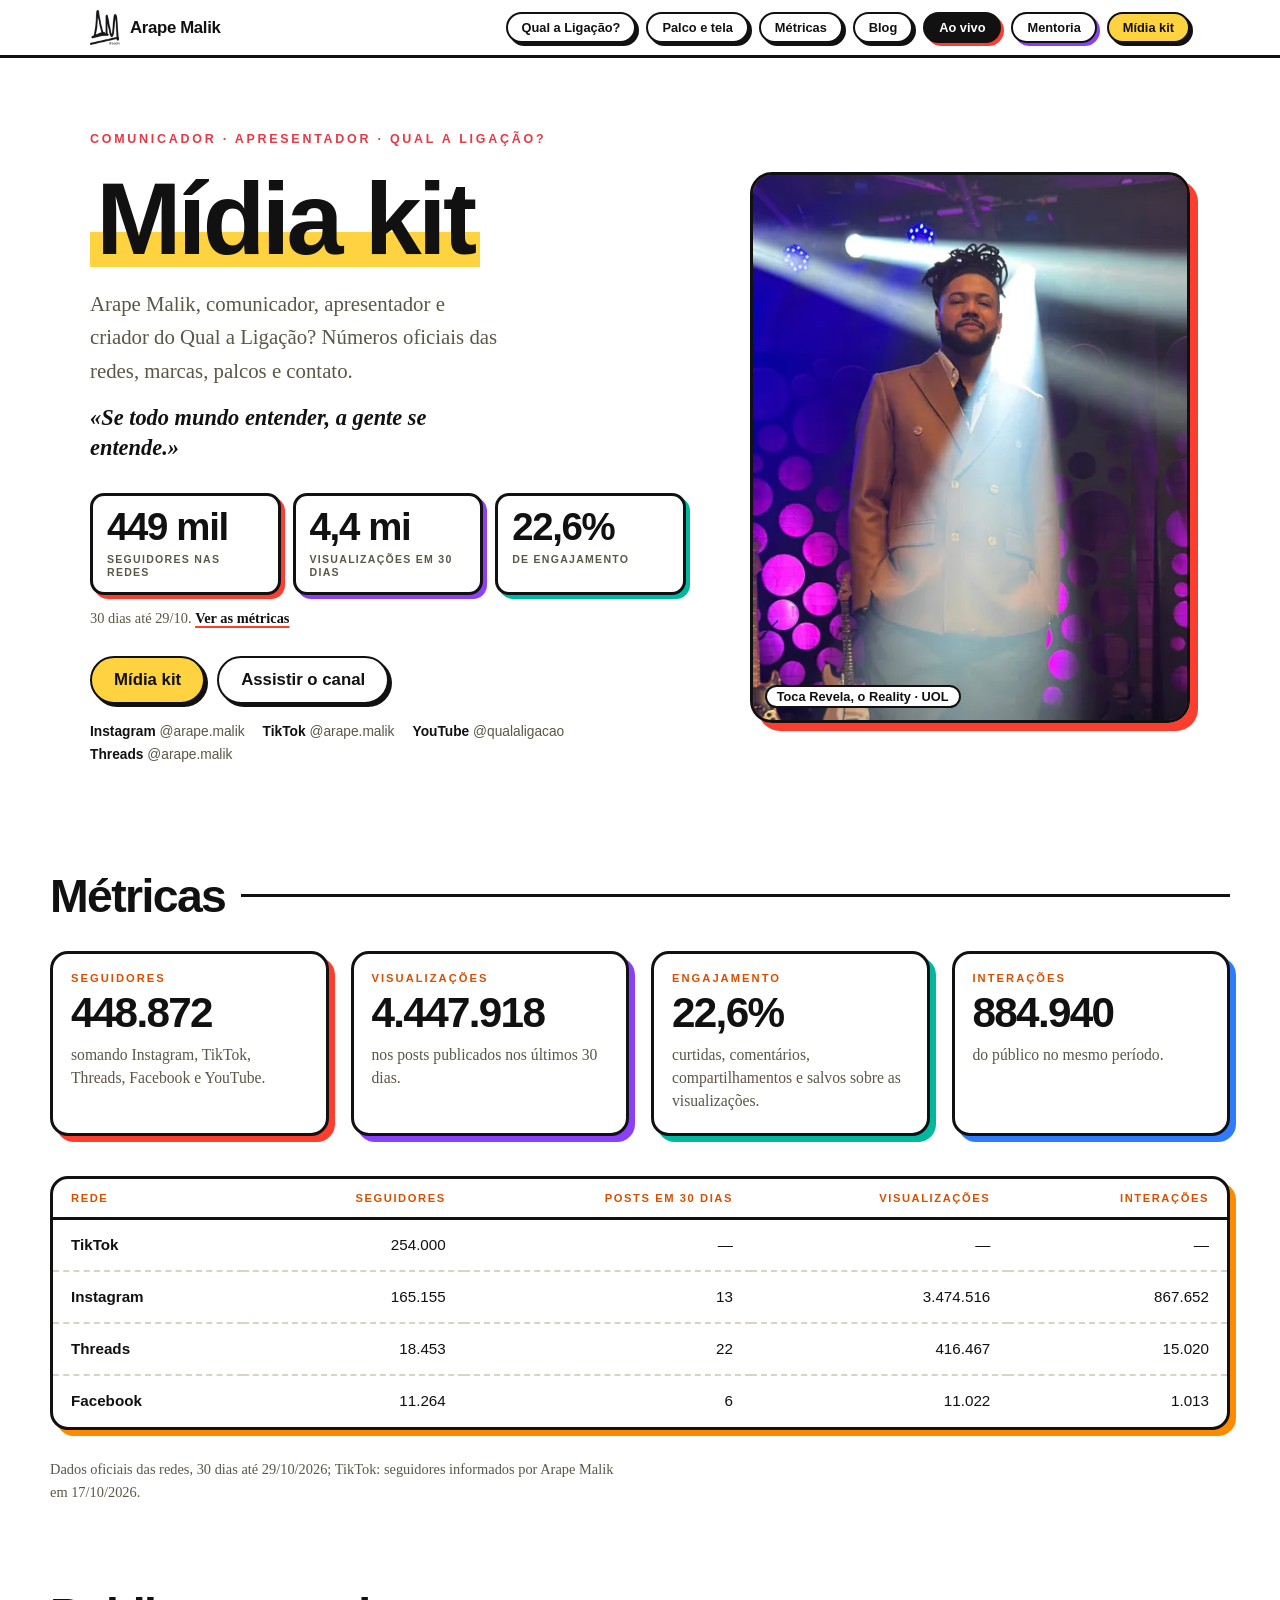
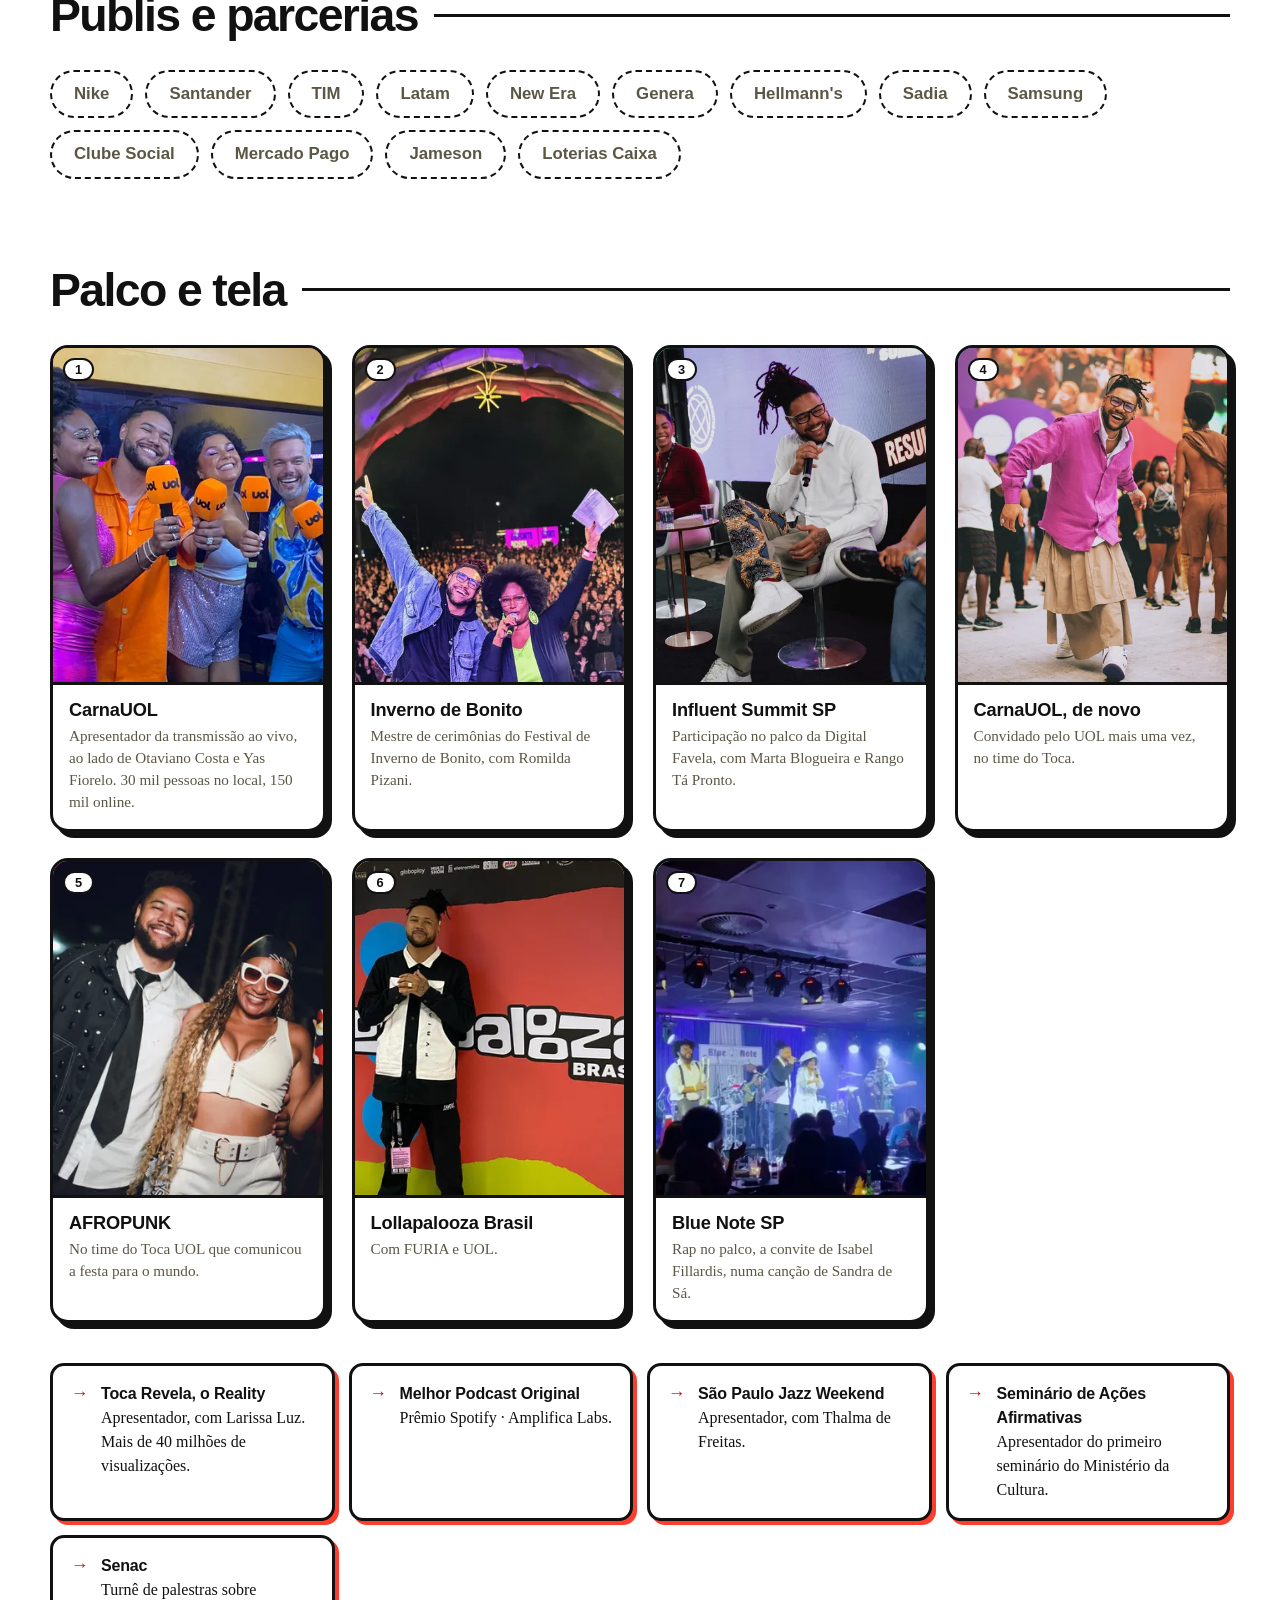
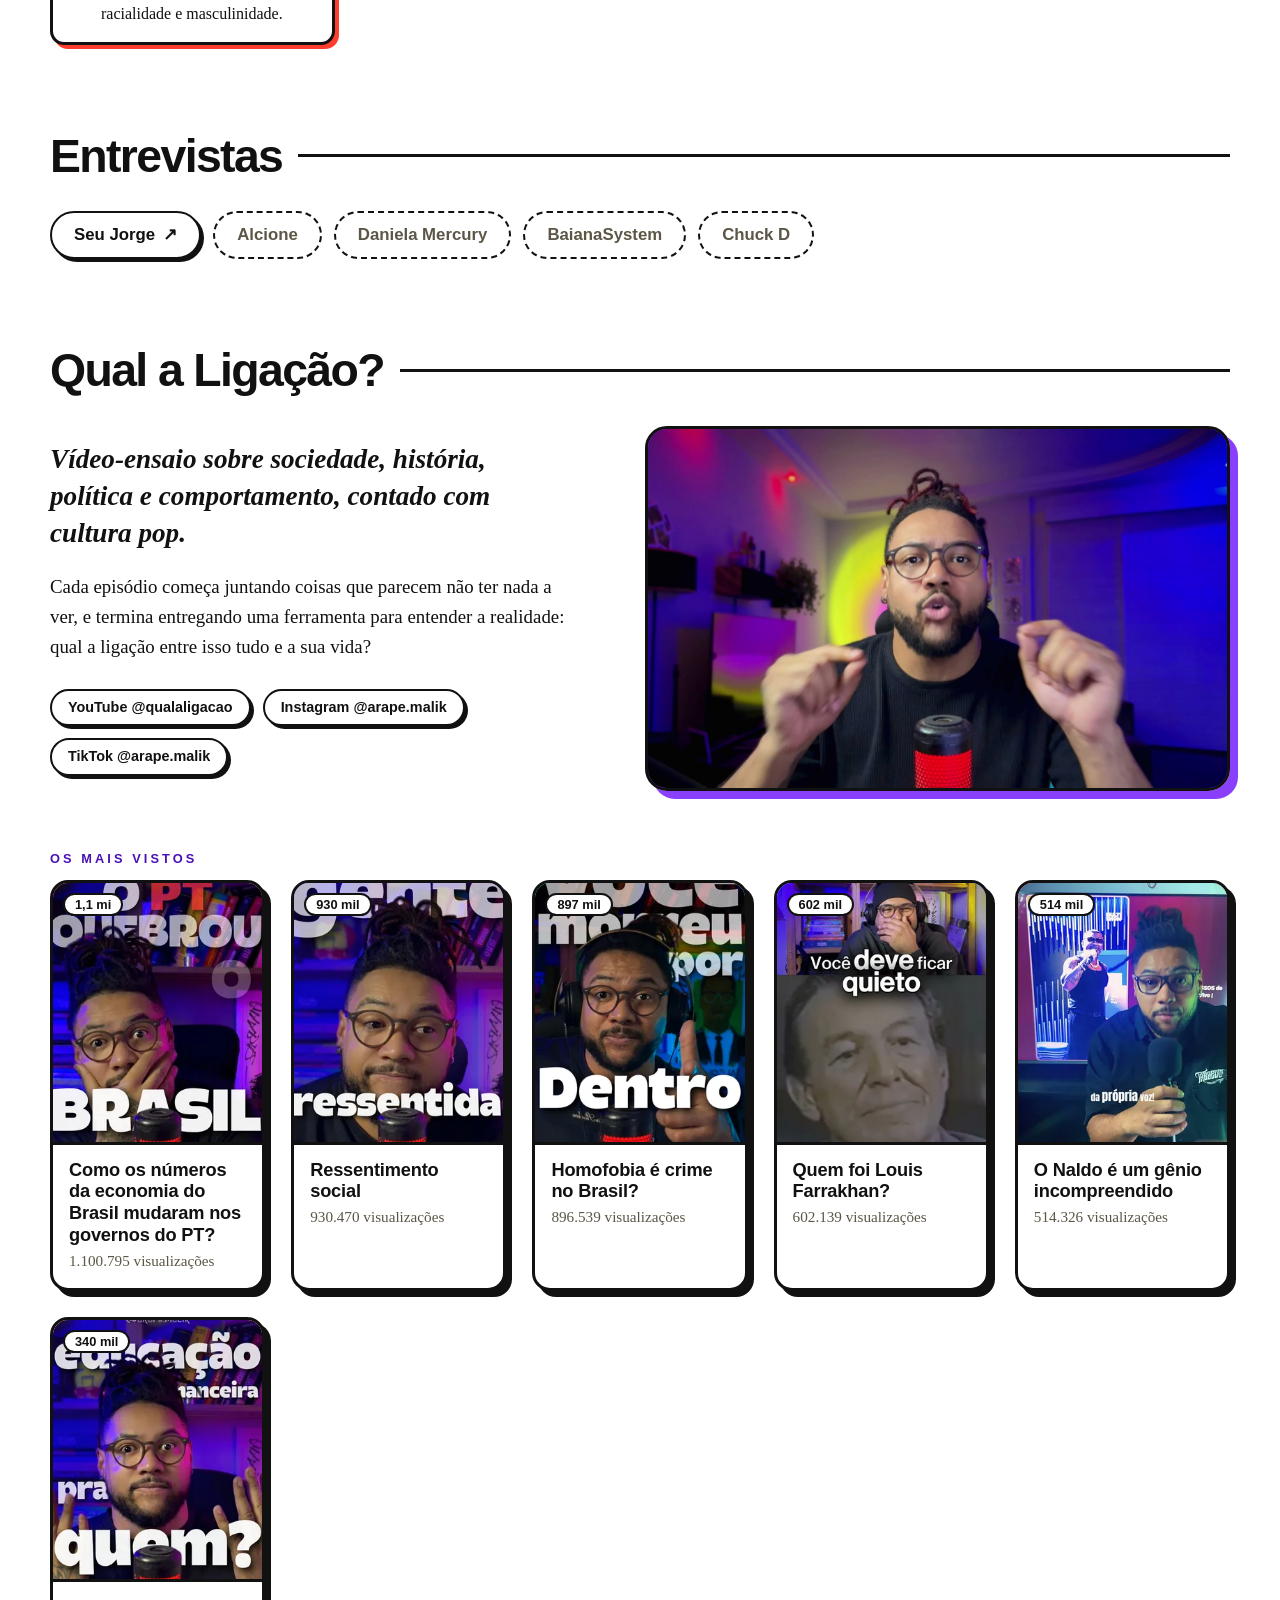
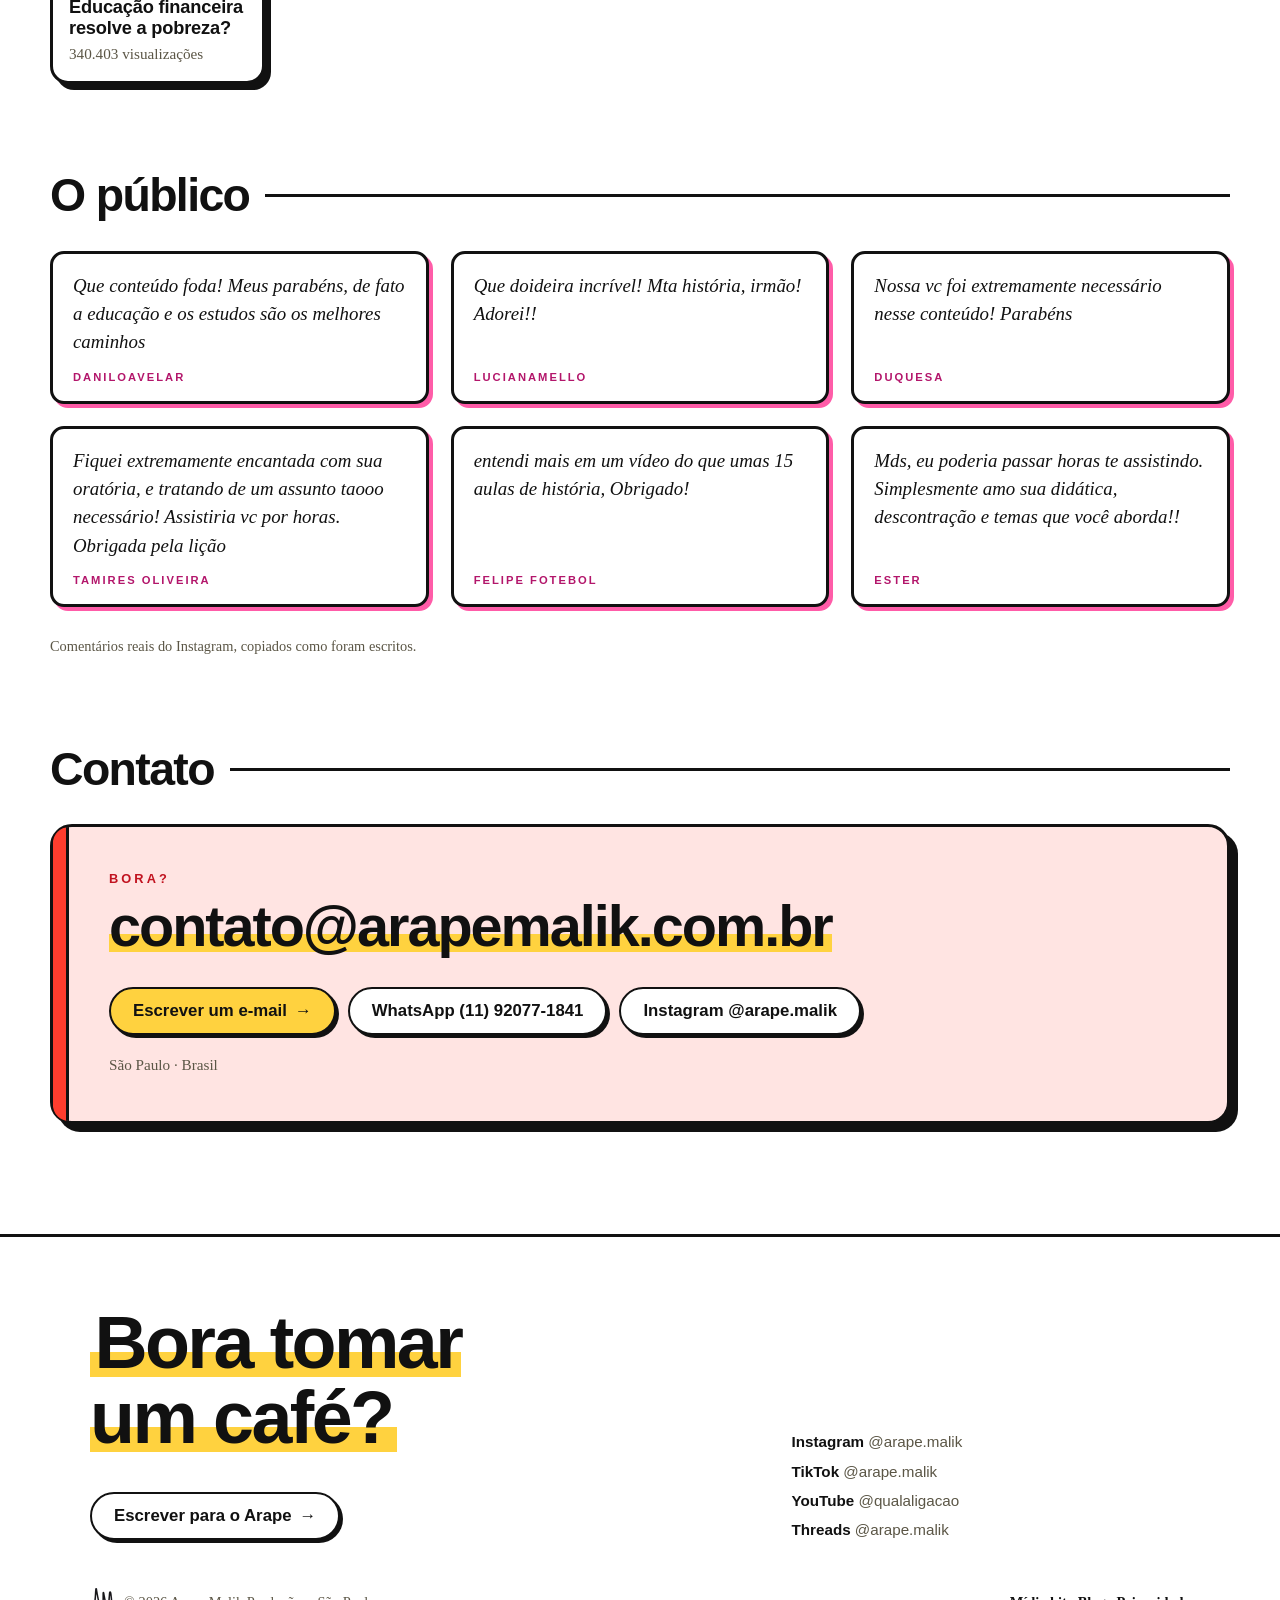
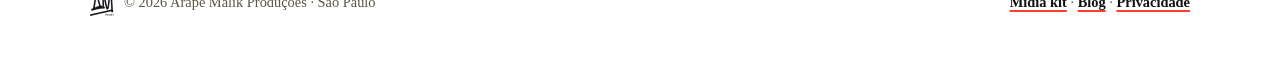
<file: midia-kit/index.html>
<!DOCTYPE html><html lang="pt-BR" data-astro-cid-hkbrpulz><head><meta charset="utf-8"><meta name="viewport" content="width=device-width, initial-scale=1"><title>Mídia kit — Arape Malik</title><meta name="description" content="Métricas oficiais das redes, publis, palco, entrevistas e contato comercial de Arape Malik."><meta name="theme-color" content="#ffffff"><link rel="icon" href="/favicon.svg" type="image/svg+xml"><link rel="canonical" href="https://arapemalik.com.br/midia-kit/"><meta property="og:title" content="Mídia kit — Arape Malik"><meta property="og:description" content="Métricas oficiais das redes, publis, palco, entrevistas e contato comercial de Arape Malik."><meta property="og:locale" content="pt_BR"><link rel="stylesheet" href="/_astro/Rodape.C9Xt_T0b.css"><link rel="stylesheet" href="/_astro/Contato.kucZ4lnZ.css"></head><body data-astro-cid-hkbrpulz><header class="bar" data-astro-cid-hkbrpulz><div class="wrap" data-astro-cid-hkbrpulz><a class="marca" href="/" aria-label="Arape Malik Produções, início" data-astro-cid-hkbrpulz><img src="/_astro/am-prod-preto.DW36U5XY_2cjgua.webp" alt loading="eager" data-astro-cid-hkbrpulz="true" decoding="async" width="48" height="56"><span data-astro-cid-hkbrpulz>Arape Malik</span></a><nav aria-label="Principal" data-astro-cid-hkbrpulz><a class="btn link" href="/#canal" data-astro-cid-hkbrpulz>Qual a Ligação?</a><a class="btn link" href="/#palco" data-astro-cid-hkbrpulz>Palco e tela</a><a class="btn link" href="/#metricas" data-astro-cid-hkbrpulz>Métricas</a><a class="btn link" href="/blog/" data-astro-cid-hkbrpulz>Blog</a><a class="btn aovivo" href="/encontro/" data-astro-cid-hkbrpulz>Ao vivo</a><a class="btn mentoria" href="/mentoria/" data-astro-cid-hkbrpulz>Mentoria</a><a class="btn cheio" href="/midia-kit/" aria-current="page" data-astro-cid-hkbrpulz>Mídia kit</a></nav></div></header><main><section class="hero wrap" id="inicio" aria-labelledby="t-hero" data-astro-cid-ge2uvauf><div class="texto" data-astro-cid-ge2uvauf><p class="kicker" data-astro-cid-ge2uvauf>Comunicador · Apresentador · Qual a Ligação?</p><h1 id="t-hero" data-astro-cid-ge2uvauf><span class="marca-texto" data-astro-cid-ge2uvauf>Mídia kit</span></h1><p class="quem" data-astro-cid-ge2uvauf>Arape Malik, comunicador, apresentador e criador do Qual a Ligação? Números oficiais das redes, marcas, palcos e contato.</p><p class="frase" data-astro-cid-ge2uvauf>«Se todo mundo entender, a gente se entende.»</p><dl class="numeros" data-astro-cid-ge2uvauf><div data-astro-cid-ge2uvauf><dt class="nums" data-astro-cid-ge2uvauf>449 mil</dt><dd data-astro-cid-ge2uvauf>seguidores nas redes</dd></div><div data-astro-cid-ge2uvauf><dt class="nums" data-astro-cid-ge2uvauf>4,4 mi</dt><dd data-astro-cid-ge2uvauf>visualizações em 30 dias</dd></div><div data-astro-cid-ge2uvauf><dt class="nums" data-astro-cid-ge2uvauf>22,6%</dt><dd data-astro-cid-ge2uvauf>de engajamento</dd></div></dl><p class="fonte" data-astro-cid-ge2uvauf>30 dias até 29/10. <a href="/#metricas" data-astro-cid-ge2uvauf>Ver as métricas</a></p><div class="acoes" data-astro-cid-ge2uvauf><a class="btn grande cheio" href="/midia-kit/" data-astro-cid-ge2uvauf>Mídia kit</a><a class="btn grande" href="https://www.youtube.com/@qualaligacao" data-astro-cid-ge2uvauf>Assistir o canal</a></div><ul class="redes" aria-label="Redes" data-astro-cid-ge2uvauf><li data-astro-cid-ge2uvauf><a href="https://www.instagram.com/arape.malik/" data-astro-cid-ge2uvauf><b data-astro-cid-ge2uvauf>Instagram</b> @arape.malik</a></li><li data-astro-cid-ge2uvauf><a href="https://www.tiktok.com/@arape.malik" data-astro-cid-ge2uvauf><b data-astro-cid-ge2uvauf>TikTok</b> @arape.malik</a></li><li data-astro-cid-ge2uvauf><a href="https://www.youtube.com/@qualaligacao" data-astro-cid-ge2uvauf><b data-astro-cid-ge2uvauf>YouTube</b> @qualaligacao</a></li><li data-astro-cid-ge2uvauf><a href="https://www.threads.com/@arape.malik" data-astro-cid-ge2uvauf><b data-astro-cid-ge2uvauf>Threads</b> @arape.malik</a></li></ul></div><figure class="pimg foto" data-astro-cid-ge2uvauf><img src="/_astro/toca-revela.S7egX8rP_Zub5rn.webp" srcset="/_astro/toca-revela.S7egX8rP_2u8avT.webp 600w, /_astro/toca-revela.S7egX8rP_Z36LUs.webp 900w, /_astro/toca-revela.S7egX8rP_Zub5rn.webp 1440w" alt="Arape Malik de terno, sob o foco de luz no palco do Toca Revela" sizes="(max-width: 820px) 100vw, 44vw" loading="eager" fetchpriority="high" data-astro-cid-ge2uvauf="true" decoding="async" width="1440" height="1440"><figcaption class="num" data-astro-cid-ge2uvauf>Toca Revela, o Reality · UOL</figcaption></figure></section><section class="area wrap" id="metricas" aria-labelledby="t-met" style="--a:#ff8a00;--d:#d94f00" data-astro-cid-7rb4eju2><h2 id="t-met" data-astro-cid-7rb4eju2>Métricas</h2><dl class="blocos" data-astro-cid-7rb4eju2><div style="--c:#ff3d2e" data-astro-cid-7rb4eju2><dt data-astro-cid-7rb4eju2><span class="rot" data-astro-cid-7rb4eju2>Seguidores</span><span class="val nums" data-astro-cid-7rb4eju2>448.872</span></dt><dd data-astro-cid-7rb4eju2>somando Instagram, TikTok, Threads, Facebook e YouTube.</dd></div><div style="--c:#8a3ffc" data-astro-cid-7rb4eju2><dt data-astro-cid-7rb4eju2><span class="rot" data-astro-cid-7rb4eju2>Visualizações</span><span class="val nums" data-astro-cid-7rb4eju2>4.447.918</span></dt><dd data-astro-cid-7rb4eju2>nos posts publicados nos últimos 30 dias.</dd></div><div style="--c:#00b8a0" data-astro-cid-7rb4eju2><dt data-astro-cid-7rb4eju2><span class="rot" data-astro-cid-7rb4eju2>Engajamento</span><span class="val nums" data-astro-cid-7rb4eju2>22,6%</span></dt><dd data-astro-cid-7rb4eju2>curtidas, comentários, compartilhamentos e salvos sobre as visualizações.</dd></div><div style="--c:#2f7bff" data-astro-cid-7rb4eju2><dt data-astro-cid-7rb4eju2><span class="rot" data-astro-cid-7rb4eju2>Interações</span><span class="val nums" data-astro-cid-7rb4eju2>884.940</span></dt><dd data-astro-cid-7rb4eju2>do público no mesmo período.</dd></div></dl><div class="tabela" data-astro-cid-7rb4eju2><table data-astro-cid-7rb4eju2><caption class="sr-only" data-astro-cid-7rb4eju2>Por rede</caption><thead data-astro-cid-7rb4eju2><tr data-astro-cid-7rb4eju2><th scope="col" data-astro-cid-7rb4eju2>Rede</th><th scope="col" data-astro-cid-7rb4eju2>Seguidores</th><th scope="col" data-astro-cid-7rb4eju2>Posts em 30 dias</th><th scope="col" data-astro-cid-7rb4eju2>Visualizações</th><th scope="col" data-astro-cid-7rb4eju2>Interações</th></tr></thead><tbody data-astro-cid-7rb4eju2><tr data-astro-cid-7rb4eju2><th scope="row" data-astro-cid-7rb4eju2>TikTok</th><td class="nums" data-astro-cid-7rb4eju2>254.000</td><td class="nums" data-astro-cid-7rb4eju2>—</td><td class="nums" data-astro-cid-7rb4eju2>—</td><td class="nums" data-astro-cid-7rb4eju2>—</td></tr><tr data-astro-cid-7rb4eju2><th scope="row" data-astro-cid-7rb4eju2>Instagram</th><td class="nums" data-astro-cid-7rb4eju2>165.155</td><td class="nums" data-astro-cid-7rb4eju2>13</td><td class="nums" data-astro-cid-7rb4eju2>3.474.516</td><td class="nums" data-astro-cid-7rb4eju2>867.652</td></tr><tr data-astro-cid-7rb4eju2><th scope="row" data-astro-cid-7rb4eju2>Threads</th><td class="nums" data-astro-cid-7rb4eju2>18.453</td><td class="nums" data-astro-cid-7rb4eju2>22</td><td class="nums" data-astro-cid-7rb4eju2>416.467</td><td class="nums" data-astro-cid-7rb4eju2>15.020</td></tr><tr data-astro-cid-7rb4eju2><th scope="row" data-astro-cid-7rb4eju2>Facebook</th><td class="nums" data-astro-cid-7rb4eju2>11.264</td><td class="nums" data-astro-cid-7rb4eju2>6</td><td class="nums" data-astro-cid-7rb4eju2>11.022</td><td class="nums" data-astro-cid-7rb4eju2>1.013</td></tr></tbody></table></div><p class="fonte" data-astro-cid-7rb4eju2>Dados oficiais das redes, 30 dias até 29/10/2026; TikTok: seguidores informados por Arape Malik em 17/10/2026.</p></section><section class="area wrap" id="publis" aria-labelledby="t-marcas" style="--a:#00b8a0;--d:#02695f"><h2 id="t-marcas">Publis e parcerias</h2><ul class="pilulas"><li><span class="btn grande parado">Nike</span></li><li><span class="btn grande parado">Santander</span></li><li><span class="btn grande parado">TIM</span></li><li><span class="btn grande parado">Latam</span></li><li><span class="btn grande parado">New Era</span></li><li><span class="btn grande parado">Genera</span></li><li><span class="btn grande parado">Hellmann&#39;s</span></li><li><span class="btn grande parado">Sadia</span></li><li><span class="btn grande parado">Samsung</span></li><li><span class="btn grande parado">Clube Social</span></li><li><span class="btn grande parado">Mercado Pago</span></li><li><span class="btn grande parado">Jameson</span></li><li><span class="btn grande parado">Loterias Caixa</span></li></ul></section><section class="area wrap" id="palco" aria-labelledby="t-palco" style="--a:#ff3d2e;--d:#c1121f" data-astro-cid-vdyy5war><h2 id="t-palco" data-astro-cid-vdyy5war>Palco e tela</h2><ul class="grid itens" data-astro-cid-vdyy5war><li data-astro-cid-vdyy5war><a class="card" href="https://www.instagram.com/p/C2p3WZsvMPc/" style="--c:#ff3d2e" data-astro-cid-vdyy5war><div class="thumb" data-astro-cid-vdyy5war><span class="num" data-astro-cid-vdyy5war>1</span><img src="/_astro/carnauol-2024.B3znnmtZ_13avEo.webp" srcset="/_astro/carnauol-2024.B3znnmtZ_tc6uu.webp 400w, /_astro/carnauol-2024.B3znnmtZ_7OHOB.webp 700w" alt="Arape Malik de macacão laranja com microfone da UOL, ao lado de outros apresentadores" sizes="(max-width: 600px) 100vw, 300px" data-astro-cid-vdyy5war="true" loading="lazy" decoding="async" width="1440" height="1440"></div><div class="t" data-astro-cid-vdyy5war>CarnaUOL</div><div class="s" data-astro-cid-vdyy5war>Apresentador da transmissão ao vivo, ao lado de Otaviano Costa e Yas Fiorelo. 30 mil pessoas no local, 150 mil online.</div></a></li><li data-astro-cid-vdyy5war><a class="card" href="https://www.instagram.com/p/DN6TcLEkX5A/" style="--c:#8a3ffc" data-astro-cid-vdyy5war><div class="thumb" data-astro-cid-vdyy5war><span class="num" data-astro-cid-vdyy5war>2</span><img src="/_astro/bonito.Dc5UpViQ_Z7qoR7.webp" srcset="/_astro/bonito.Dc5UpViQ_Z1jS6HO.webp 400w, /_astro/bonito.Dc5UpViQ_Z1rL2sQ.webp 700w" alt="Arape Malik no palco do Festival de Inverno de Bonito, diante da plateia" sizes="(max-width: 600px) 100vw, 300px" data-astro-cid-vdyy5war="true" loading="lazy" decoding="async" width="1440" height="1909"></div><div class="t" data-astro-cid-vdyy5war>Inverno de Bonito</div><div class="s" data-astro-cid-vdyy5war>Mestre de cerimônias do Festival de Inverno de Bonito, com Romilda Pizani.</div></a></li><li data-astro-cid-vdyy5war><a class="card" href="https://www.instagram.com/p/DNZJ0G3vHSt/" style="--c:#00b8a0" data-astro-cid-vdyy5war><div class="thumb" data-astro-cid-vdyy5war><span class="num" data-astro-cid-vdyy5war>3</span><img src="/_astro/influent-summit.Bm8xb0Il_gTUwj.webp" srcset="/_astro/influent-summit.Bm8xb0Il_Z28QMPv.webp 400w, /_astro/influent-summit.Bm8xb0Il_Ze9kqY.webp 700w" alt="Arape Malik sentado no palco do Influent Summit, de microfone na mão" sizes="(max-width: 600px) 100vw, 300px" data-astro-cid-vdyy5war="true" loading="lazy" decoding="async" width="1440" height="1920"></div><div class="t" data-astro-cid-vdyy5war>Influent Summit SP</div><div class="s" data-astro-cid-vdyy5war>Participação no palco da Digital Favela, com Marta Blogueira e Rango Tá Pronto.</div></a></li><li data-astro-cid-vdyy5war><a class="card" href="https://www.instagram.com/p/DF6K0ESvjEi/" style="--c:#2f7bff" data-astro-cid-vdyy5war><div class="thumb" data-astro-cid-vdyy5war><span class="num" data-astro-cid-vdyy5war>4</span><img src="/_astro/carnauol-2025.BBCD0QQ8_2ciSpM.webp" srcset="/_astro/carnauol-2025.BBCD0QQ8_2rcX9f.webp 400w, /_astro/carnauol-2025.BBCD0QQ8_Z2vVg8U.webp 700w" alt="Arape Malik de camisa rosa e saia, dançando no CarnaUOL" sizes="(max-width: 600px) 100vw, 300px" data-astro-cid-vdyy5war="true" loading="lazy" decoding="async" width="1440" height="1800"></div><div class="t" data-astro-cid-vdyy5war>CarnaUOL, de novo</div><div class="s" data-astro-cid-vdyy5war>Convidado pelo UOL mais uma vez, no time do Toca.</div></a></li><li data-astro-cid-vdyy5war><a class="card" href="https://www.instagram.com/p/DCRq_zEPuww/" style="--c:#ff2e63" data-astro-cid-vdyy5war><div class="thumb" data-astro-cid-vdyy5war><span class="num" data-astro-cid-vdyy5war>5</span><img src="/_astro/afropunk.DX9iCgO4_Z2twBuu.webp" srcset="/_astro/afropunk.DX9iCgO4_Z1zy9B6.webp 400w, /_astro/afropunk.DX9iCgO4_oIGky.webp 700w" alt="Arape Malik de terno e gravata no AFROPUNK, ao lado de uma convidada" sizes="(max-width: 600px) 100vw, 300px" data-astro-cid-vdyy5war="true" loading="lazy" decoding="async" width="1440" height="1440"></div><div class="t" data-astro-cid-vdyy5war>AFROPUNK</div><div class="s" data-astro-cid-vdyy5war>No time do Toca UOL que comunicou a festa para o mundo.</div></a></li><li data-astro-cid-vdyy5war><a class="card" href="https://www.instagram.com/p/C47DPIeNWDP/" style="--c:#ff8a00" data-astro-cid-vdyy5war><div class="thumb" data-astro-cid-vdyy5war><span class="num" data-astro-cid-vdyy5war>6</span><img src="/_astro/lollapalooza.CLdFTiUt_Z1lyVKn.webp" srcset="/_astro/lollapalooza.CLdFTiUt_Z1YTaCs.webp 400w, /_astro/lollapalooza.CLdFTiUt_2vy1jz.webp 700w" alt="Arape Malik no painel do Lollapalooza Brasil" sizes="(max-width: 600px) 100vw, 300px" data-astro-cid-vdyy5war="true" loading="lazy" decoding="async" width="1440" height="1440"></div><div class="t" data-astro-cid-vdyy5war>Lollapalooza Brasil</div><div class="s" data-astro-cid-vdyy5war>Com FURIA e UOL.</div></a></li><li data-astro-cid-vdyy5war><a class="card" href="https://www.instagram.com/p/C5ROSn4rAnS/" style="--c:#00b3d9" data-astro-cid-vdyy5war><div class="thumb" data-astro-cid-vdyy5war><span class="num" data-astro-cid-vdyy5war>7</span><img src="/_astro/blue-note.t3opQrYl_2lnRJw.webp" srcset="/_astro/blue-note.t3opQrYl_ZAAWIW.webp 400w, /_astro/blue-note.t3opQrYl_ZAI19a.webp 700w" alt="Banda no palco do Blue Note São Paulo sob luz azul" sizes="(max-width: 600px) 100vw, 300px" data-astro-cid-vdyy5war="true" loading="lazy" decoding="async" width="720" height="720"></div><div class="t" data-astro-cid-vdyy5war>Blue Note SP</div><div class="s" data-astro-cid-vdyy5war>Rap no palco, a convite de Isabel Fillardis, numa canção de Sandra de Sá.</div></a></li></ul><ul class="apoio mais" data-astro-cid-vdyy5war><li data-astro-cid-vdyy5war><b data-astro-cid-vdyy5war>Toca Revela, o Reality</b>Apresentador, com Larissa Luz. Mais de 40 milhões de visualizações.</li><li data-astro-cid-vdyy5war><b data-astro-cid-vdyy5war>Melhor Podcast Original</b>Prêmio Spotify · Amplifica Labs.</li><li data-astro-cid-vdyy5war><b data-astro-cid-vdyy5war>São Paulo Jazz Weekend</b>Apresentador, com Thalma de Freitas.</li><li data-astro-cid-vdyy5war><b data-astro-cid-vdyy5war>Seminário de Ações Afirmativas</b>Apresentador do primeiro seminário do Ministério da Cultura.</li><li data-astro-cid-vdyy5war><b data-astro-cid-vdyy5war>Senac</b>Turnê de palestras sobre racialidade e masculinidade.</li></ul></section><section class="area wrap" id="entrevistas" aria-labelledby="t-ent" style="--a:#2f7bff;--d:#0a3fb8"><h2 id="t-ent">Entrevistas</h2><ul class="pilulas"><li><a class="btn grande" href="https://www.instagram.com/reel/DNtL2N42o0Z/">Seu Jorge <span aria-hidden="true">↗</span></a></li><li><span class="btn grande parado">Alcione</span></li><li><span class="btn grande parado">Daniela Mercury</span></li><li><span class="btn grande parado">BaianaSystem</span></li><li><span class="btn grande parado">Chuck D</span></li></ul></section><section class="area wrap canal" id="canal" aria-labelledby="t-canal" style="--a:#8a3ffc;--d:#4a12b5" data-astro-cid-f2x5a2hj><h2 id="t-canal" data-astro-cid-f2x5a2hj>Qual a Ligação?</h2><div class="cols" data-astro-cid-f2x5a2hj><div class="sobre" data-astro-cid-f2x5a2hj><p class="tag" data-astro-cid-f2x5a2hj>Vídeo-ensaio sobre sociedade, história, política e comportamento, contado com cultura pop.</p><p class="corpo" data-astro-cid-f2x5a2hj>Cada episódio começa juntando coisas que parecem não ter nada a ver, e termina entregando uma ferramenta para entender a realidade: qual a ligação entre isso tudo e a sua vida?</p><div class="pilulas" data-astro-cid-f2x5a2hj><a class="btn" href="https://www.youtube.com/@qualaligacao" data-astro-cid-f2x5a2hj>YouTube @qualaligacao</a><a class="btn" href="https://www.instagram.com/arape.malik/" data-astro-cid-f2x5a2hj>Instagram @arape.malik</a><a class="btn" href="https://www.tiktok.com/@arape.malik" data-astro-cid-f2x5a2hj>TikTok @arape.malik</a></div></div><div class="pimg estudio" data-astro-cid-f2x5a2hj><video autoplay muted loop playsinline preload="metadata" poster="/video/estudio-poster.jpg" aria-label="Arape Malik explicando no estúdio, sob luz violeta, com o microfone vermelho" data-astro-cid-f2x5a2hj><source src="/video/estudio.mp4" type="video/mp4" data-astro-cid-f2x5a2hj><img src="/_astro/estudio.NR4DT4O6_Z1UojzM.webp" srcset="/_astro/estudio.NR4DT4O6_Z7lFzj.webp 800w, /_astro/estudio.NR4DT4O6_Z1Ezmao.webp 1400w" alt sizes="(max-width: 820px) 100vw, 50vw" data-astro-cid-f2x5a2hj="true" loading="lazy" decoding="async" width="2400" height="1350"></video></div></div><h3 class="sec-h" data-astro-cid-f2x5a2hj>Os mais vistos</h3><ul class="grid videos" data-astro-cid-f2x5a2hj><li data-astro-cid-f2x5a2hj><a class="card" href="https://www.instagram.com/reel/DezVq97s3_2/" style="--c:#ff3d2e" data-astro-cid-f2x5a2hj><div class="thumb" data-astro-cid-f2x5a2hj><span class="num nums" data-astro-cid-f2x5a2hj>1,1 mi</span><img src="/_astro/economia-pt.rFF47lvz_Z1U5Fvq.webp" srcset="/_astro/economia-pt.rFF47lvz_Z17IQC9.webp 300w, /_astro/economia-pt.rFF47lvz_Z1Q5DeQ.webp 600w" alt="Capa do vídeo «Como os números da economia do Brasil mudaram nos governos do PT?»" sizes="(max-width: 600px) 100vw, 280px" data-astro-cid-f2x5a2hj="true" loading="lazy" decoding="async" width="1080" height="1920"></div><div class="t" data-astro-cid-f2x5a2hj>Como os números da economia do Brasil mudaram nos governos do PT?</div><div class="s nums" data-astro-cid-f2x5a2hj>1.100.795 visualizações</div></a></li><li data-astro-cid-f2x5a2hj><a class="card" href="https://www.instagram.com/reel/Deh2lmXs4-a/" style="--c:#8a3ffc" data-astro-cid-f2x5a2hj><div class="thumb" data-astro-cid-f2x5a2hj><span class="num nums" data-astro-cid-f2x5a2hj>930 mil</span><img src="/_astro/ressentimento.BmEL6wVa_ZxoolH.webp" srcset="/_astro/ressentimento.BmEL6wVa_2riLzp.webp 300w, /_astro/ressentimento.BmEL6wVa_Zh1HDK.webp 600w" alt="Capa do vídeo «Ressentimento social»" sizes="(max-width: 600px) 100vw, 280px" data-astro-cid-f2x5a2hj="true" loading="lazy" decoding="async" width="1080" height="1920"></div><div class="t" data-astro-cid-f2x5a2hj>Ressentimento social</div><div class="s nums" data-astro-cid-f2x5a2hj>930.470 visualizações</div></a></li><li data-astro-cid-f2x5a2hj><a class="card" href="https://www.instagram.com/reel/DendShojqdv/" style="--c:#00b8a0" data-astro-cid-f2x5a2hj><div class="thumb" data-astro-cid-f2x5a2hj><span class="num nums" data-astro-cid-f2x5a2hj>897 mil</span><img src="/_astro/homofobia-crime.DOpSaTus_Z48YPO.webp" srcset="/_astro/homofobia-crime.DOpSaTus_Z1UAi6J.webp 300w, /_astro/homofobia-crime.DOpSaTus_XKSL8.webp 600w" alt="Capa do vídeo «Homofobia é crime no Brasil?»" sizes="(max-width: 600px) 100vw, 280px" data-astro-cid-f2x5a2hj="true" loading="lazy" decoding="async" width="1080" height="1920"></div><div class="t" data-astro-cid-f2x5a2hj>Homofobia é crime no Brasil?</div><div class="s nums" data-astro-cid-f2x5a2hj>896.539 visualizações</div></a></li><li data-astro-cid-f2x5a2hj><a class="card" href="https://www.instagram.com/reel/DdYfieEM3Wl/" style="--c:#2f7bff" data-astro-cid-f2x5a2hj><div class="thumb" data-astro-cid-f2x5a2hj><span class="num nums" data-astro-cid-f2x5a2hj>602 mil</span><img src="/_astro/farrakhan.CgFcDJ08_Z1Ir9rK.webp" srcset="/_astro/farrakhan.CgFcDJ08_Zjc20o.webp 300w, /_astro/farrakhan.CgFcDJ08_MT4cs.webp 600w" alt="Capa do vídeo «Quem foi Louis Farrakhan?»" sizes="(max-width: 600px) 100vw, 280px" data-astro-cid-f2x5a2hj="true" loading="lazy" decoding="async" width="1080" height="1920"></div><div class="t" data-astro-cid-f2x5a2hj>Quem foi Louis Farrakhan?</div><div class="s nums" data-astro-cid-f2x5a2hj>602.139 visualizações</div></a></li><li data-astro-cid-f2x5a2hj><a class="card" href="https://www.instagram.com/reel/DMLh8gdviWA/" style="--c:#ff2e63" data-astro-cid-f2x5a2hj><div class="thumb" data-astro-cid-f2x5a2hj><span class="num nums" data-astro-cid-f2x5a2hj>514 mil</span><img src="/_astro/naldo.C4gv2TXJ_ZqaYnY.webp" srcset="/_astro/naldo.C4gv2TXJ_Z1sf43F.webp 300w, /_astro/naldo.C4gv2TXJ_Nyh3l.webp 600w" alt="Capa do vídeo «O Naldo é um gênio incompreendido»" sizes="(max-width: 600px) 100vw, 280px" data-astro-cid-f2x5a2hj="true" loading="lazy" decoding="async" width="1080" height="1920"></div><div class="t" data-astro-cid-f2x5a2hj>O Naldo é um gênio incompreendido</div><div class="s nums" data-astro-cid-f2x5a2hj>514.326 visualizações</div></a></li><li data-astro-cid-f2x5a2hj><a class="card" href="https://www.instagram.com/reel/Dd7yaiVTThB/" style="--c:#ff8a00" data-astro-cid-f2x5a2hj><div class="thumb" data-astro-cid-f2x5a2hj><span class="num nums" data-astro-cid-f2x5a2hj>340 mil</span><img src="/_astro/educacao-financeira.BTeEFMl3_ZO726c.webp" srcset="/_astro/educacao-financeira.BTeEFMl3_1G0VJV.webp 300w, /_astro/educacao-financeira.BTeEFMl3_Z1oDISs.webp 600w" alt="Capa do vídeo «Educação financeira resolve a pobreza?»" sizes="(max-width: 600px) 100vw, 280px" data-astro-cid-f2x5a2hj="true" loading="lazy" decoding="async" width="1080" height="1920"></div><div class="t" data-astro-cid-f2x5a2hj>Educação financeira resolve a pobreza?</div><div class="s nums" data-astro-cid-f2x5a2hj>340.403 visualizações</div></a></li></ul></section><section class="area wrap" id="publico" aria-labelledby="t-pub" style="--a:#ff5ca8;--d:#b3166b" data-astro-cid-7soevinl><h2 id="t-pub" data-astro-cid-7soevinl>O público</h2><ul class="comentarios" data-astro-cid-7soevinl><li data-astro-cid-7soevinl><blockquote data-astro-cid-7soevinl><p data-astro-cid-7soevinl>Que conteúdo foda! Meus parabéns, de fato a educação e os estudos são os melhores caminhos</p></blockquote><p class="quem" data-astro-cid-7soevinl>daniloavelar</p></li><li data-astro-cid-7soevinl><blockquote data-astro-cid-7soevinl><p data-astro-cid-7soevinl>Que doideira incrível! Mta história, irmão! Adorei!!</p></blockquote><p class="quem" data-astro-cid-7soevinl>lucianamello</p></li><li data-astro-cid-7soevinl><blockquote data-astro-cid-7soevinl><p data-astro-cid-7soevinl>Nossa vc foi extremamente necessário nesse conteúdo! Parabéns</p></blockquote><p class="quem" data-astro-cid-7soevinl>duquesa</p></li><li data-astro-cid-7soevinl><blockquote data-astro-cid-7soevinl><p data-astro-cid-7soevinl>Fiquei extremamente encantada com sua oratória, e tratando de um assunto taooo necessário! Assistiria vc por horas. Obrigada pela lição</p></blockquote><p class="quem" data-astro-cid-7soevinl>Tamires Oliveira</p></li><li data-astro-cid-7soevinl><blockquote data-astro-cid-7soevinl><p data-astro-cid-7soevinl>entendi mais em um vídeo do que umas 15 aulas de história, Obrigado!</p></blockquote><p class="quem" data-astro-cid-7soevinl>Felipe fotebol</p></li><li data-astro-cid-7soevinl><blockquote data-astro-cid-7soevinl><p data-astro-cid-7soevinl>Mds, eu poderia passar horas te assistindo. Simplesmente amo sua didática, descontração e temas que você aborda!!</p></blockquote><p class="quem" data-astro-cid-7soevinl>Ester</p></li></ul><p class="nota" data-astro-cid-7soevinl>Comentários reais do Instagram, copiados como foram escritos.</p></section><section class="area wrap" aria-labelledby="t-contato" id="contato" style="--a:#ff3d2e;--d:#c1121f" data-astro-cid-okcsjmol><h2 id="t-contato" data-astro-cid-okcsjmol>Contato</h2><div class="viab" data-astro-cid-okcsjmol><p class="chamada" data-astro-cid-okcsjmol>Bora?</p><a class="email" href="mailto:contato@arapemalik.com.br?subject=Proposta%20de%20trabalho&amp;body=Ol%C3%A1%2C%20Arape!%0A%0AEmpresa%20ou%20evento%3A%0AFormato%20(palestra%2C%20apresenta%C3%A7%C3%A3o%2C%20conte%C3%BAdo%20para%20marca%E2%80%A6)%3A%0AData%20e%20cidade%3A%0A%0A" data-astro-cid-okcsjmol>contato@arapemalik.com.br</a><div class="linhas" data-astro-cid-okcsjmol><a class="btn grande cheio" href="mailto:contato@arapemalik.com.br?subject=Proposta%20de%20trabalho&amp;body=Ol%C3%A1%2C%20Arape!%0A%0AEmpresa%20ou%20evento%3A%0AFormato%20(palestra%2C%20apresenta%C3%A7%C3%A3o%2C%20conte%C3%BAdo%20para%20marca%E2%80%A6)%3A%0AData%20e%20cidade%3A%0A%0A" data-astro-cid-okcsjmol>Escrever um e-mail <span aria-hidden="true" data-astro-cid-okcsjmol>→</span></a><a class="btn grande nums" href="https://wa.me/5511920771841" data-astro-cid-okcsjmol>WhatsApp (11) 92077-1841</a><a class="btn grande" href="https://www.instagram.com/arape.malik/" data-astro-cid-okcsjmol>Instagram @arape.malik</a></div><p class="onde" data-astro-cid-okcsjmol>São Paulo · Brasil</p></div></section></main><footer class="rodape" id="rodape" data-astro-cid-wy2sysiw><div class="wrap topo" data-astro-cid-wy2sysiw><div class="convite" data-astro-cid-wy2sysiw><p class="frase" data-astro-cid-wy2sysiw><span class="marca-texto" data-astro-cid-wy2sysiw>Bora tomar um café?</span></p><a class="btn grande" href="mailto:contato@arapemalik.com.br" data-astro-cid-wy2sysiw>Escrever para o Arape <span aria-hidden="true" data-astro-cid-wy2sysiw>→</span></a></div><ul class="redes" aria-label="Redes" data-astro-cid-wy2sysiw><li data-astro-cid-wy2sysiw><a href="https://www.instagram.com/arape.malik/" data-astro-cid-wy2sysiw><b data-astro-cid-wy2sysiw>Instagram</b> @arape.malik</a></li><li data-astro-cid-wy2sysiw><a href="https://www.tiktok.com/@arape.malik" data-astro-cid-wy2sysiw><b data-astro-cid-wy2sysiw>TikTok</b> @arape.malik</a></li><li data-astro-cid-wy2sysiw><a href="https://www.youtube.com/@qualaligacao" data-astro-cid-wy2sysiw><b data-astro-cid-wy2sysiw>YouTube</b> @qualaligacao</a></li><li data-astro-cid-wy2sysiw><a href="https://www.threads.com/@arape.malik" data-astro-cid-wy2sysiw><b data-astro-cid-wy2sysiw>Threads</b> @arape.malik</a></li></ul></div><div class="wrap foot" data-astro-cid-wy2sysiw><span class="assina" data-astro-cid-wy2sysiw><img src="/_astro/am-prod-preto.DW36U5XY_2cjgua.webp" alt="AM Prod" data-astro-cid-wy2sysiw="true" loading="lazy" decoding="async" width="48" height="56"> © 2026 Arape Malik Produções · São Paulo</span><span data-astro-cid-wy2sysiw><a href="/midia-kit/" data-astro-cid-wy2sysiw>Mídia kit</a> · <a href="/blog/" data-astro-cid-wy2sysiw>Blog</a> · <a href="/planejador/privacidade/" data-astro-cid-wy2sysiw>Privacidade</a></span></div></footer></body></html>
</file>
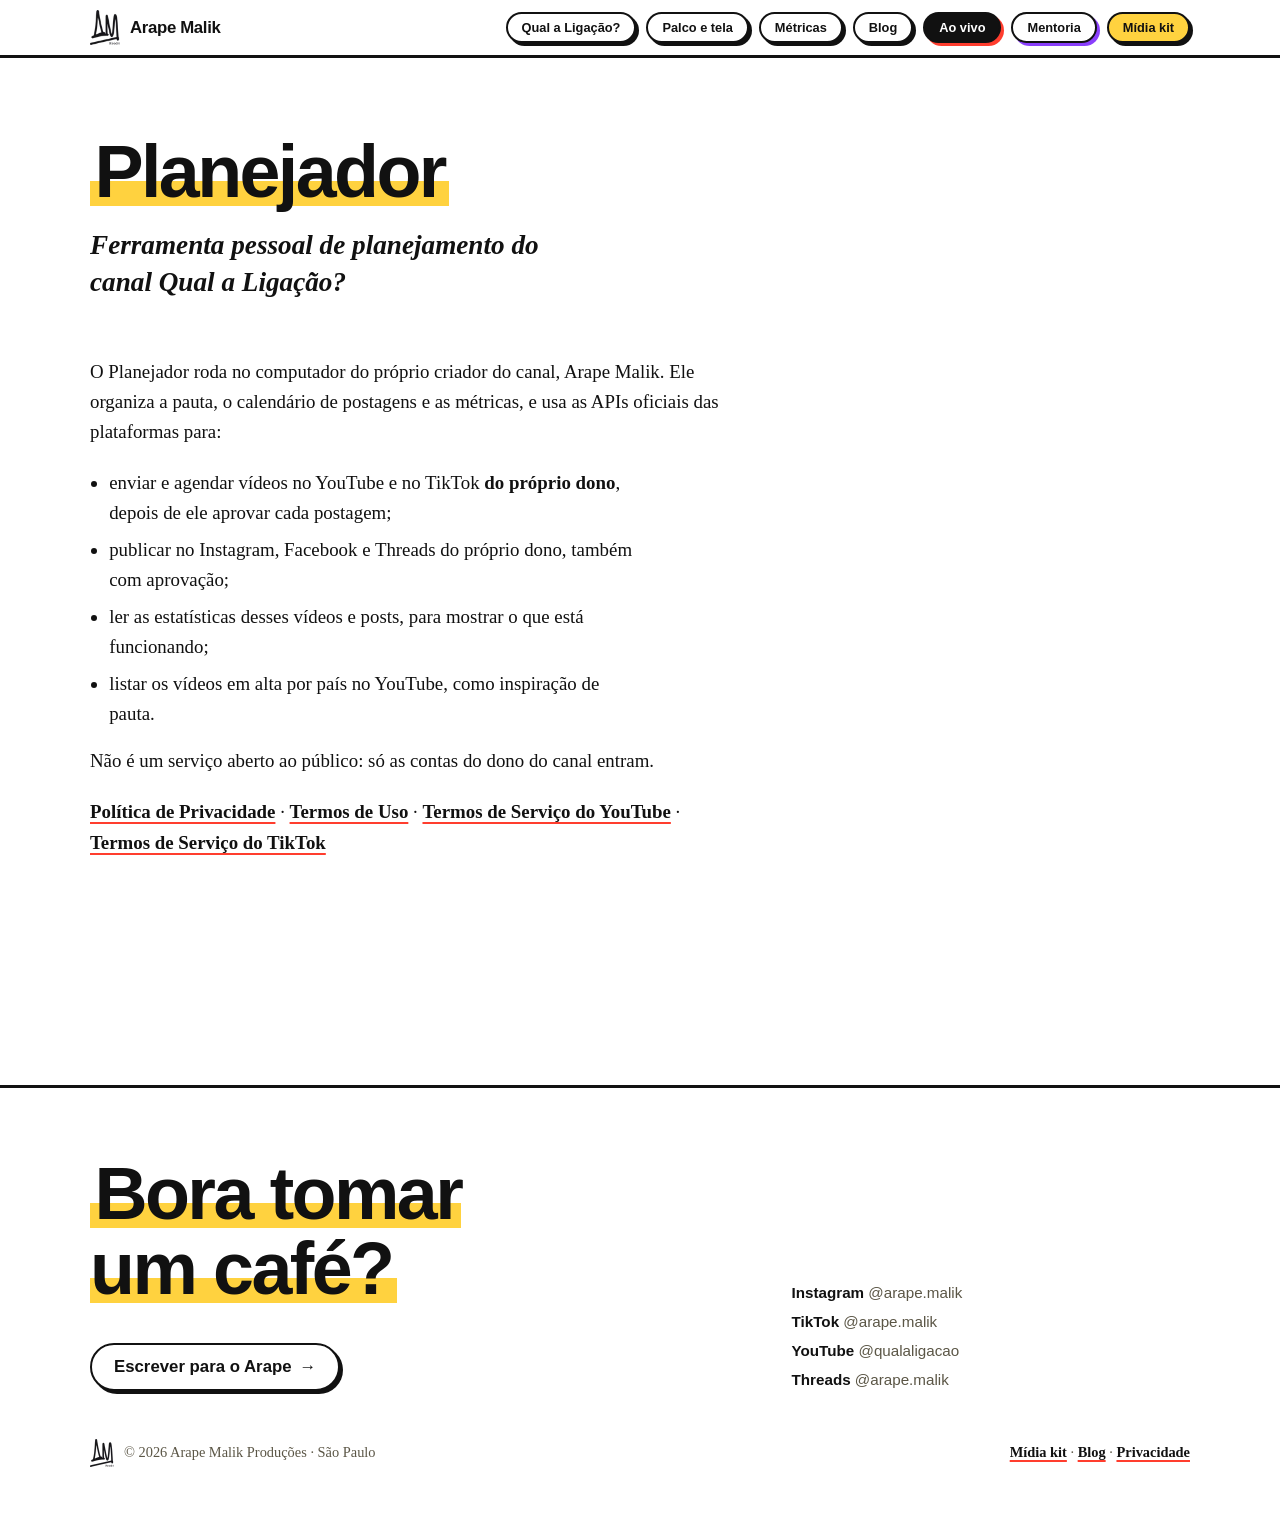
<file: planejador/index.html>
<!DOCTYPE html><html lang="pt-BR" data-astro-cid-hkbrpulz><head><meta charset="utf-8"><meta name="viewport" content="width=device-width, initial-scale=1"><title>Planejador — Qual a Ligação?</title><meta name="description" content="Ferramenta pessoal de planejamento do canal Qual a Ligação?"><meta name="theme-color" content="#ffffff"><link rel="icon" href="/favicon.svg" type="image/svg+xml"><link rel="canonical" href="https://arapemalik.com.br/planejador/"><meta property="og:title" content="Planejador — Qual a Ligação?"><meta property="og:description" content="Ferramenta pessoal de planejamento do canal Qual a Ligação?"><meta property="og:locale" content="pt_BR"><link rel="stylesheet" href="/_astro/Rodape.C9Xt_T0b.css"><style>.ptitle[data-astro-cid-5eomlm5o]{padding-top:clamp(36px,7vw,76px)}.ptitle[data-astro-cid-5eomlm5o] h1[data-astro-cid-5eomlm5o]{letter-spacing:-.035em;max-width:16ch;margin:0 0 .25em;font-size:clamp(2.2rem,6.4vw,4.6rem);font-weight:900;line-height:1.02}.tag[data-astro-cid-5eomlm5o]{max-width:34ch;font-size:clamp(1.2rem,2.7vw,1.7rem);font-style:italic;font-weight:700;line-height:1.35}.prosa[data-astro-cid-5eomlm5o]{padding-top:clamp(28px,5vw,56px);padding-bottom:clamp(48px,8vw,96px)}.prosa[data-astro-cid-5eomlm5o]>*{max-width:68ch}.prosa[data-astro-cid-5eomlm5o] h2{letter-spacing:-.03em;margin:2.4rem 0 .8rem;font-size:clamp(1.4rem,3vw,2rem);font-weight:900;line-height:1.1}.prosa[data-astro-cid-5eomlm5o] h2:first-child{margin-top:0}.prosa[data-astro-cid-5eomlm5o] p,.prosa[data-astro-cid-5eomlm5o] li{font-size:clamp(1.04rem,1.5vw,1.18rem)}.prosa[data-astro-cid-5eomlm5o] p{margin:0 0 1.1em}.prosa[data-astro-cid-5eomlm5o] ul{gap:.4rem;margin:0 0 1.1em;padding-left:1.2em;display:grid}.prosa[data-astro-cid-5eomlm5o] a{text-underline-offset:.2em;text-decoration:underline 2px;text-decoration-color:var(--a);font-weight:700}.prosa[data-astro-cid-5eomlm5o] a:hover{background:var(--y)}.prosa[data-astro-cid-5eomlm5o] blockquote{border:3px solid var(--ink);box-shadow:4px 4px 0 var(--a);border-radius:14px;margin:2rem 0;padding:1.1rem 1.25rem}.prosa[data-astro-cid-5eomlm5o] blockquote p:last-child{margin:0}.prosa[data-astro-cid-5eomlm5o] code{background:#f4f1ea;border-radius:6px;padding:.1em .35em;font-size:.92em}.prosa[data-astro-cid-5eomlm5o] .small{color:var(--mut);font-size:.95rem}
</style></head><body data-astro-cid-hkbrpulz><header class="bar" data-astro-cid-hkbrpulz><div class="wrap" data-astro-cid-hkbrpulz><a class="marca" href="/" aria-label="Arape Malik Produções, início" data-astro-cid-hkbrpulz><img src="/_astro/am-prod-preto.DW36U5XY_2cjgua.webp" alt loading="eager" data-astro-cid-hkbrpulz="true" decoding="async" width="48" height="56"><span data-astro-cid-hkbrpulz>Arape Malik</span></a><nav aria-label="Principal" data-astro-cid-hkbrpulz><a class="btn link" href="/#canal" data-astro-cid-hkbrpulz>Qual a Ligação?</a><a class="btn link" href="/#palco" data-astro-cid-hkbrpulz>Palco e tela</a><a class="btn link" href="/#metricas" data-astro-cid-hkbrpulz>Métricas</a><a class="btn link" href="/blog/" data-astro-cid-hkbrpulz>Blog</a><a class="btn aovivo" href="/encontro/" data-astro-cid-hkbrpulz>Ao vivo</a><a class="btn mentoria" href="/mentoria/" data-astro-cid-hkbrpulz>Mentoria</a><a class="btn cheio" href="/midia-kit/" data-astro-cid-hkbrpulz>Mídia kit</a></nav></div></header><main data-astro-cid-5eomlm5o><header class="ptitle wrap" data-astro-cid-5eomlm5o><h1 data-astro-cid-5eomlm5o><span class="marca-texto" data-astro-cid-5eomlm5o>Planejador</span></h1><p class="tag" data-astro-cid-5eomlm5o>Ferramenta pessoal de planejamento do canal Qual a Ligação?</p></header><article class="prosa wrap" data-astro-cid-5eomlm5o><p>O Planejador roda no computador do próprio criador do canal, Arape Malik. Ele organiza a pauta, o calendário de postagens e as métricas, e usa as APIs oficiais das plataformas para:</p><ul><li>enviar e agendar vídeos no YouTube e no TikTok <b>do próprio dono</b>, depois de ele aprovar cada postagem;</li><li>publicar no Instagram, Facebook e Threads do próprio dono, também com aprovação;</li><li>ler as estatísticas desses vídeos e posts, para mostrar o que está funcionando;</li><li>listar os vídeos em alta por país no YouTube, como inspiração de pauta.</li></ul><p>Não é um serviço aberto ao público: só as contas do dono do canal entram.</p><p><a href="/planejador/privacidade/">Política de Privacidade</a> · <a href="/planejador/termos/">Termos de Uso</a> · <a href="https://www.youtube.com/t/terms">Termos de Serviço do YouTube</a> · <a href="https://www.tiktok.com/legal/terms-of-service">Termos de Serviço do TikTok</a></p></article></main><footer class="rodape" id="rodape" data-astro-cid-wy2sysiw><div class="wrap topo" data-astro-cid-wy2sysiw><div class="convite" data-astro-cid-wy2sysiw><p class="frase" data-astro-cid-wy2sysiw><span class="marca-texto" data-astro-cid-wy2sysiw>Bora tomar um café?</span></p><a class="btn grande" href="mailto:contato@arapemalik.com.br" data-astro-cid-wy2sysiw>Escrever para o Arape <span aria-hidden="true" data-astro-cid-wy2sysiw>→</span></a></div><ul class="redes" aria-label="Redes" data-astro-cid-wy2sysiw><li data-astro-cid-wy2sysiw><a href="https://www.instagram.com/arape.malik/" data-astro-cid-wy2sysiw><b data-astro-cid-wy2sysiw>Instagram</b> @arape.malik</a></li><li data-astro-cid-wy2sysiw><a href="https://www.tiktok.com/@arape.malik" data-astro-cid-wy2sysiw><b data-astro-cid-wy2sysiw>TikTok</b> @arape.malik</a></li><li data-astro-cid-wy2sysiw><a href="https://www.youtube.com/@qualaligacao" data-astro-cid-wy2sysiw><b data-astro-cid-wy2sysiw>YouTube</b> @qualaligacao</a></li><li data-astro-cid-wy2sysiw><a href="https://www.threads.com/@arape.malik" data-astro-cid-wy2sysiw><b data-astro-cid-wy2sysiw>Threads</b> @arape.malik</a></li></ul></div><div class="wrap foot" data-astro-cid-wy2sysiw><span class="assina" data-astro-cid-wy2sysiw><img src="/_astro/am-prod-preto.DW36U5XY_2cjgua.webp" alt="AM Prod" data-astro-cid-wy2sysiw="true" loading="lazy" decoding="async" width="48" height="56"> © 2026 Arape Malik Produções · São Paulo</span><span data-astro-cid-wy2sysiw><a href="/midia-kit/" data-astro-cid-wy2sysiw>Mídia kit</a> · <a href="/blog/" data-astro-cid-wy2sysiw>Blog</a> · <a href="/planejador/privacidade/" data-astro-cid-wy2sysiw>Privacidade</a></span></div></footer></body></html>
</file>
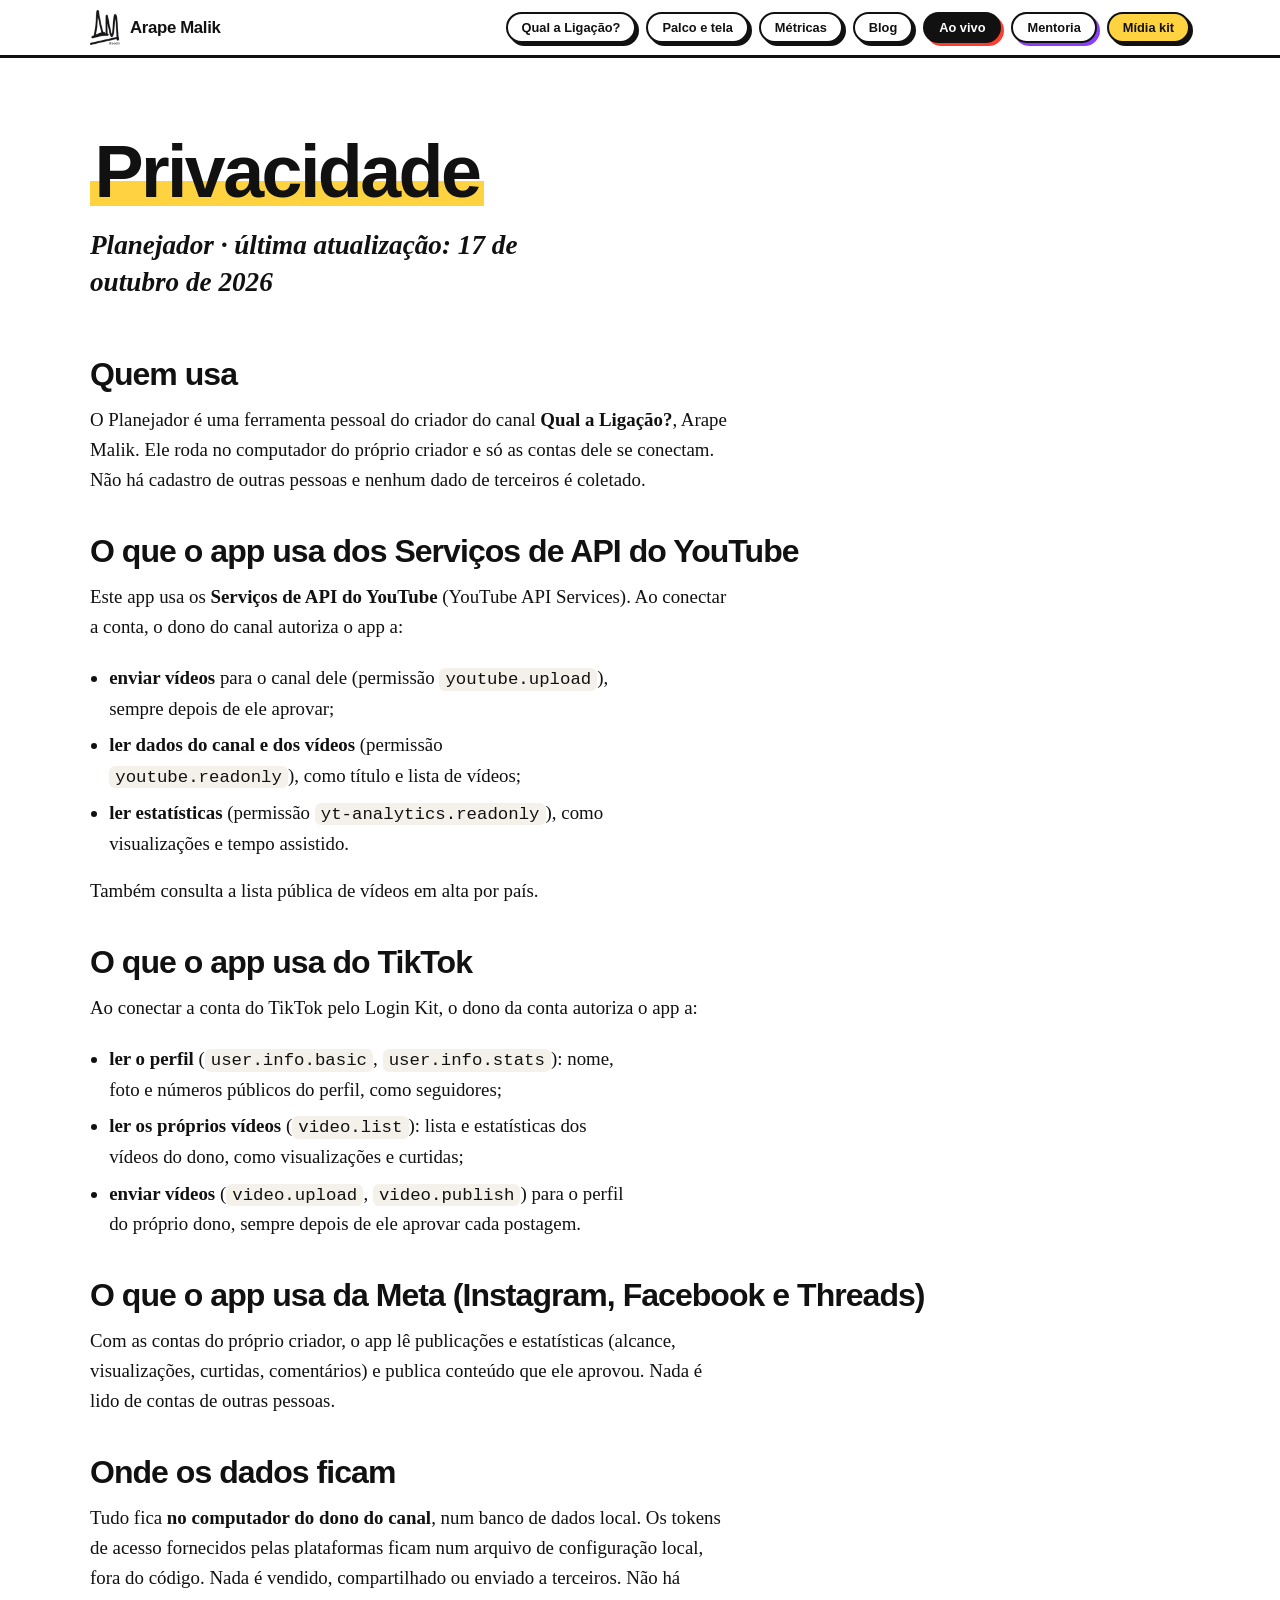
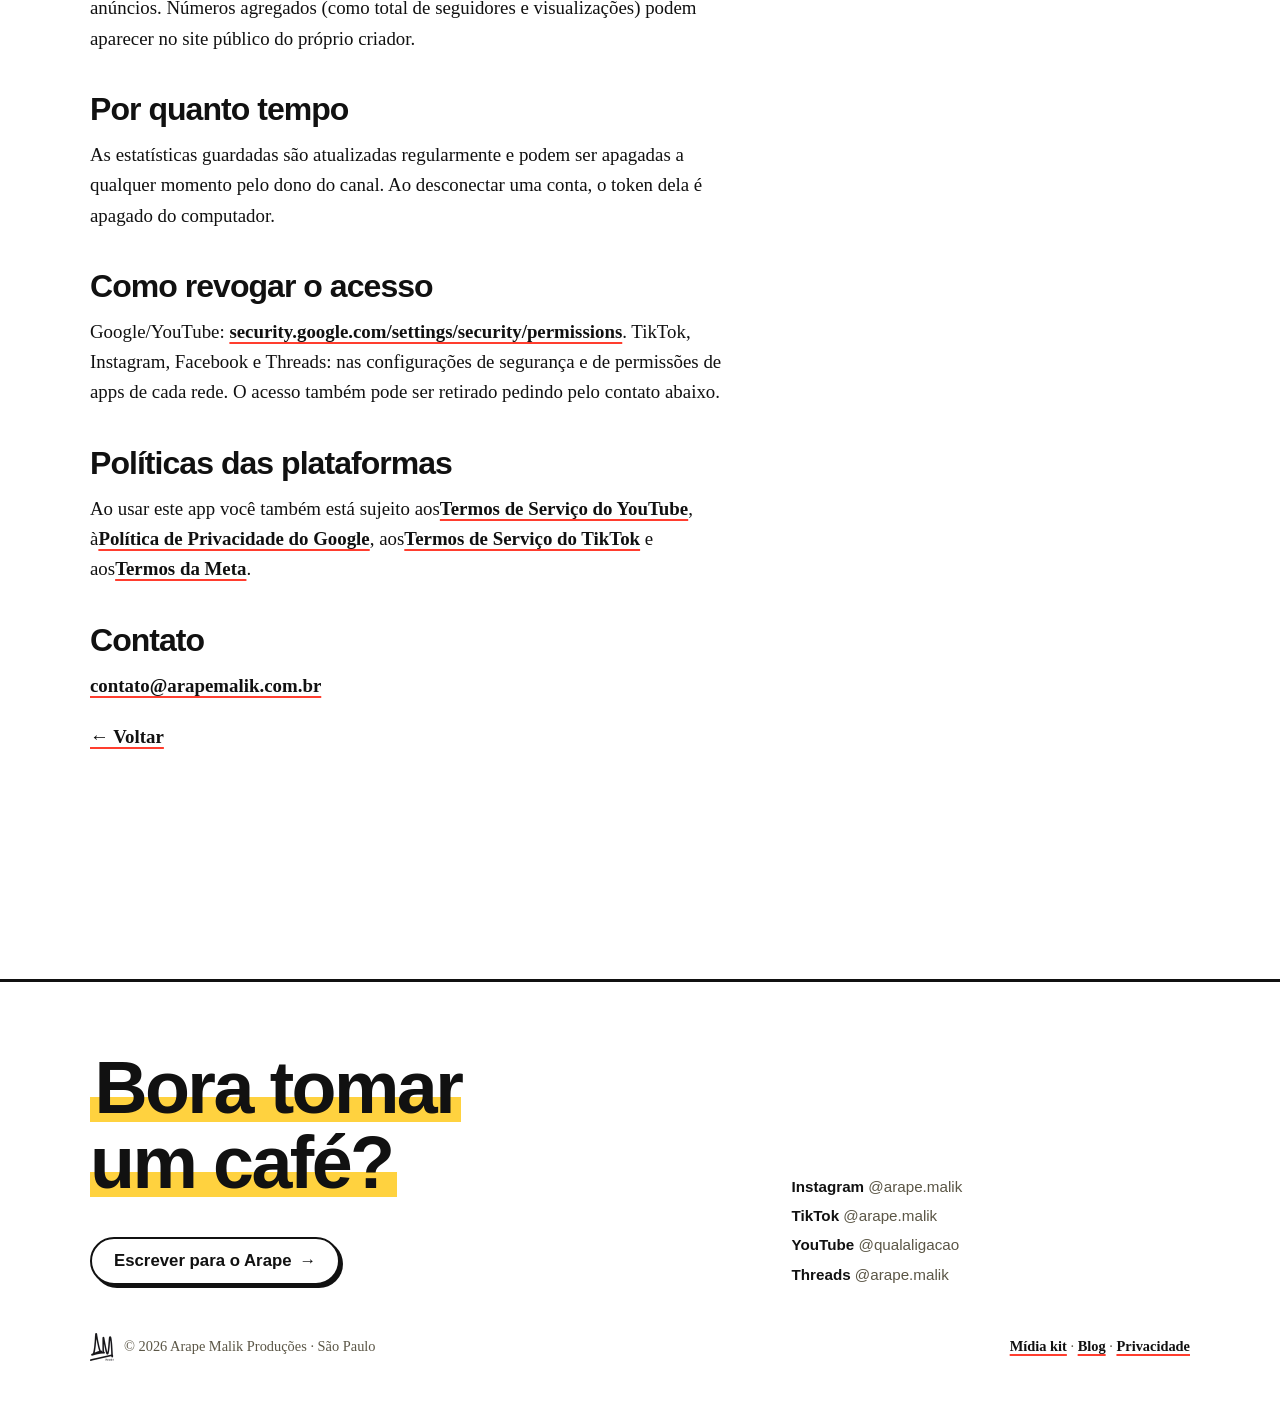
<file: planejador/privacidade/index.html>
<!DOCTYPE html><html lang="pt-BR" data-astro-cid-hkbrpulz><head><meta charset="utf-8"><meta name="viewport" content="width=device-width, initial-scale=1"><title>Política de Privacidade — Planejador</title><meta name="description" content="Política de Privacidade do Planejador, ferramenta pessoal do canal Qual a Ligação?"><meta name="theme-color" content="#ffffff"><link rel="icon" href="/favicon.svg" type="image/svg+xml"><link rel="canonical" href="https://arapemalik.com.br/planejador/privacidade/"><meta property="og:title" content="Política de Privacidade — Planejador"><meta property="og:description" content="Política de Privacidade do Planejador, ferramenta pessoal do canal Qual a Ligação?"><meta property="og:locale" content="pt_BR"><link rel="stylesheet" href="/_astro/Rodape.C9Xt_T0b.css"><style>.ptitle[data-astro-cid-5eomlm5o]{padding-top:clamp(36px,7vw,76px)}.ptitle[data-astro-cid-5eomlm5o] h1[data-astro-cid-5eomlm5o]{letter-spacing:-.035em;max-width:16ch;margin:0 0 .25em;font-size:clamp(2.2rem,6.4vw,4.6rem);font-weight:900;line-height:1.02}.tag[data-astro-cid-5eomlm5o]{max-width:34ch;font-size:clamp(1.2rem,2.7vw,1.7rem);font-style:italic;font-weight:700;line-height:1.35}.prosa[data-astro-cid-5eomlm5o]{padding-top:clamp(28px,5vw,56px);padding-bottom:clamp(48px,8vw,96px)}.prosa[data-astro-cid-5eomlm5o]>*{max-width:68ch}.prosa[data-astro-cid-5eomlm5o] h2{letter-spacing:-.03em;margin:2.4rem 0 .8rem;font-size:clamp(1.4rem,3vw,2rem);font-weight:900;line-height:1.1}.prosa[data-astro-cid-5eomlm5o] h2:first-child{margin-top:0}.prosa[data-astro-cid-5eomlm5o] p,.prosa[data-astro-cid-5eomlm5o] li{font-size:clamp(1.04rem,1.5vw,1.18rem)}.prosa[data-astro-cid-5eomlm5o] p{margin:0 0 1.1em}.prosa[data-astro-cid-5eomlm5o] ul{gap:.4rem;margin:0 0 1.1em;padding-left:1.2em;display:grid}.prosa[data-astro-cid-5eomlm5o] a{text-underline-offset:.2em;text-decoration:underline 2px;text-decoration-color:var(--a);font-weight:700}.prosa[data-astro-cid-5eomlm5o] a:hover{background:var(--y)}.prosa[data-astro-cid-5eomlm5o] blockquote{border:3px solid var(--ink);box-shadow:4px 4px 0 var(--a);border-radius:14px;margin:2rem 0;padding:1.1rem 1.25rem}.prosa[data-astro-cid-5eomlm5o] blockquote p:last-child{margin:0}.prosa[data-astro-cid-5eomlm5o] code{background:#f4f1ea;border-radius:6px;padding:.1em .35em;font-size:.92em}.prosa[data-astro-cid-5eomlm5o] .small{color:var(--mut);font-size:.95rem}
</style></head><body data-astro-cid-hkbrpulz><header class="bar" data-astro-cid-hkbrpulz><div class="wrap" data-astro-cid-hkbrpulz><a class="marca" href="/" aria-label="Arape Malik Produções, início" data-astro-cid-hkbrpulz><img src="/_astro/am-prod-preto.DW36U5XY_2cjgua.webp" alt loading="eager" data-astro-cid-hkbrpulz="true" decoding="async" width="48" height="56"><span data-astro-cid-hkbrpulz>Arape Malik</span></a><nav aria-label="Principal" data-astro-cid-hkbrpulz><a class="btn link" href="/#canal" data-astro-cid-hkbrpulz>Qual a Ligação?</a><a class="btn link" href="/#palco" data-astro-cid-hkbrpulz>Palco e tela</a><a class="btn link" href="/#metricas" data-astro-cid-hkbrpulz>Métricas</a><a class="btn link" href="/blog/" data-astro-cid-hkbrpulz>Blog</a><a class="btn aovivo" href="/encontro/" data-astro-cid-hkbrpulz>Ao vivo</a><a class="btn mentoria" href="/mentoria/" data-astro-cid-hkbrpulz>Mentoria</a><a class="btn cheio" href="/midia-kit/" data-astro-cid-hkbrpulz>Mídia kit</a></nav></div></header><main data-astro-cid-5eomlm5o><header class="ptitle wrap" data-astro-cid-5eomlm5o><h1 data-astro-cid-5eomlm5o><span class="marca-texto" data-astro-cid-5eomlm5o>Privacidade</span></h1><p class="tag" data-astro-cid-5eomlm5o>Planejador · última atualização: 17 de outubro de 2026</p></header><article class="prosa wrap" data-astro-cid-5eomlm5o><h2>Quem usa</h2><p>O Planejador é uma ferramenta pessoal do criador do canal <b>Qual a Ligação?</b>, Arape Malik. Ele roda no computador do próprio criador e só as contas dele se conectam. Não há cadastro de outras pessoas e nenhum dado de terceiros é coletado.</p><h2>O que o app usa dos Serviços de API do YouTube</h2><p>Este app usa os <b>Serviços de API do YouTube</b> (YouTube API Services). Ao conectar a conta, o dono do canal autoriza o app a:</p><ul><li><b>enviar vídeos</b> para o canal dele (permissão <code>youtube.upload</code>), sempre depois de ele aprovar;</li><li><b>ler dados do canal e dos vídeos</b> (permissão <code>youtube.readonly</code>), como título e lista de vídeos;</li><li><b>ler estatísticas</b> (permissão <code>yt-analytics.readonly</code>), como visualizações e tempo assistido.</li></ul><p>Também consulta a lista pública de vídeos em alta por país.</p><h2>O que o app usa do TikTok</h2><p>Ao conectar a conta do TikTok pelo Login Kit, o dono da conta autoriza o app a:</p><ul><li><b>ler o perfil</b> (<code>user.info.basic</code>, <code>user.info.stats</code>): nome, foto e números públicos do perfil, como seguidores;</li><li><b>ler os próprios vídeos</b> (<code>video.list</code>): lista e estatísticas dos vídeos do dono, como visualizações e curtidas;</li><li><b>enviar vídeos</b> (<code>video.upload</code>, <code>video.publish</code>) para o perfil do próprio dono, sempre depois de ele aprovar cada postagem.</li></ul><h2>O que o app usa da Meta (Instagram, Facebook e Threads)</h2><p>Com as contas do próprio criador, o app lê publicações e estatísticas (alcance, visualizações, curtidas, comentários) e publica conteúdo que ele aprovou. Nada é lido de contas de outras pessoas.</p><h2>Onde os dados ficam</h2><p>Tudo fica <b>no computador do dono do canal</b>, num banco de dados local. Os tokens de acesso fornecidos pelas plataformas ficam num arquivo de configuração local, fora do código. Nada é vendido, compartilhado ou enviado a terceiros. Não há anúncios. Números agregados (como total de seguidores e visualizações) podem aparecer no site público do próprio criador.</p><h2>Por quanto tempo</h2><p>As estatísticas guardadas são atualizadas regularmente e podem ser apagadas a qualquer momento pelo dono do canal. Ao desconectar uma conta, o token dela é apagado do computador.</p><h2>Como revogar o acesso</h2><p>Google/YouTube: <a href="https://security.google.com/settings/security/permissions">security.google.com/settings/security/permissions</a>. TikTok, Instagram, Facebook e Threads: nas configurações de segurança e de permissões de apps de cada rede. O acesso também pode ser retirado pedindo pelo contato abaixo.</p><h2>Políticas das plataformas</h2><p>Ao usar este app você também está sujeito aos<a href="https://www.youtube.com/t/terms">Termos de Serviço do YouTube</a>, à<a href="https://policies.google.com/privacy">Política de Privacidade do Google</a>, aos<a href="https://www.tiktok.com/legal/terms-of-service">Termos de Serviço do TikTok</a> e aos<a href="https://www.facebook.com/terms">Termos da Meta</a>.</p><h2>Contato</h2><p><a href="mailto:contato@arapemalik.com.br">contato@arapemalik.com.br</a></p><p><a href="/planejador/">← Voltar</a></p></article></main><footer class="rodape" id="rodape" data-astro-cid-wy2sysiw><div class="wrap topo" data-astro-cid-wy2sysiw><div class="convite" data-astro-cid-wy2sysiw><p class="frase" data-astro-cid-wy2sysiw><span class="marca-texto" data-astro-cid-wy2sysiw>Bora tomar um café?</span></p><a class="btn grande" href="mailto:contato@arapemalik.com.br" data-astro-cid-wy2sysiw>Escrever para o Arape <span aria-hidden="true" data-astro-cid-wy2sysiw>→</span></a></div><ul class="redes" aria-label="Redes" data-astro-cid-wy2sysiw><li data-astro-cid-wy2sysiw><a href="https://www.instagram.com/arape.malik/" data-astro-cid-wy2sysiw><b data-astro-cid-wy2sysiw>Instagram</b> @arape.malik</a></li><li data-astro-cid-wy2sysiw><a href="https://www.tiktok.com/@arape.malik" data-astro-cid-wy2sysiw><b data-astro-cid-wy2sysiw>TikTok</b> @arape.malik</a></li><li data-astro-cid-wy2sysiw><a href="https://www.youtube.com/@qualaligacao" data-astro-cid-wy2sysiw><b data-astro-cid-wy2sysiw>YouTube</b> @qualaligacao</a></li><li data-astro-cid-wy2sysiw><a href="https://www.threads.com/@arape.malik" data-astro-cid-wy2sysiw><b data-astro-cid-wy2sysiw>Threads</b> @arape.malik</a></li></ul></div><div class="wrap foot" data-astro-cid-wy2sysiw><span class="assina" data-astro-cid-wy2sysiw><img src="/_astro/am-prod-preto.DW36U5XY_2cjgua.webp" alt="AM Prod" data-astro-cid-wy2sysiw="true" loading="lazy" decoding="async" width="48" height="56"> © 2026 Arape Malik Produções · São Paulo</span><span data-astro-cid-wy2sysiw><a href="/midia-kit/" data-astro-cid-wy2sysiw>Mídia kit</a> · <a href="/blog/" data-astro-cid-wy2sysiw>Blog</a> · <a href="/planejador/privacidade/" data-astro-cid-wy2sysiw>Privacidade</a></span></div></footer></body></html>
</file>
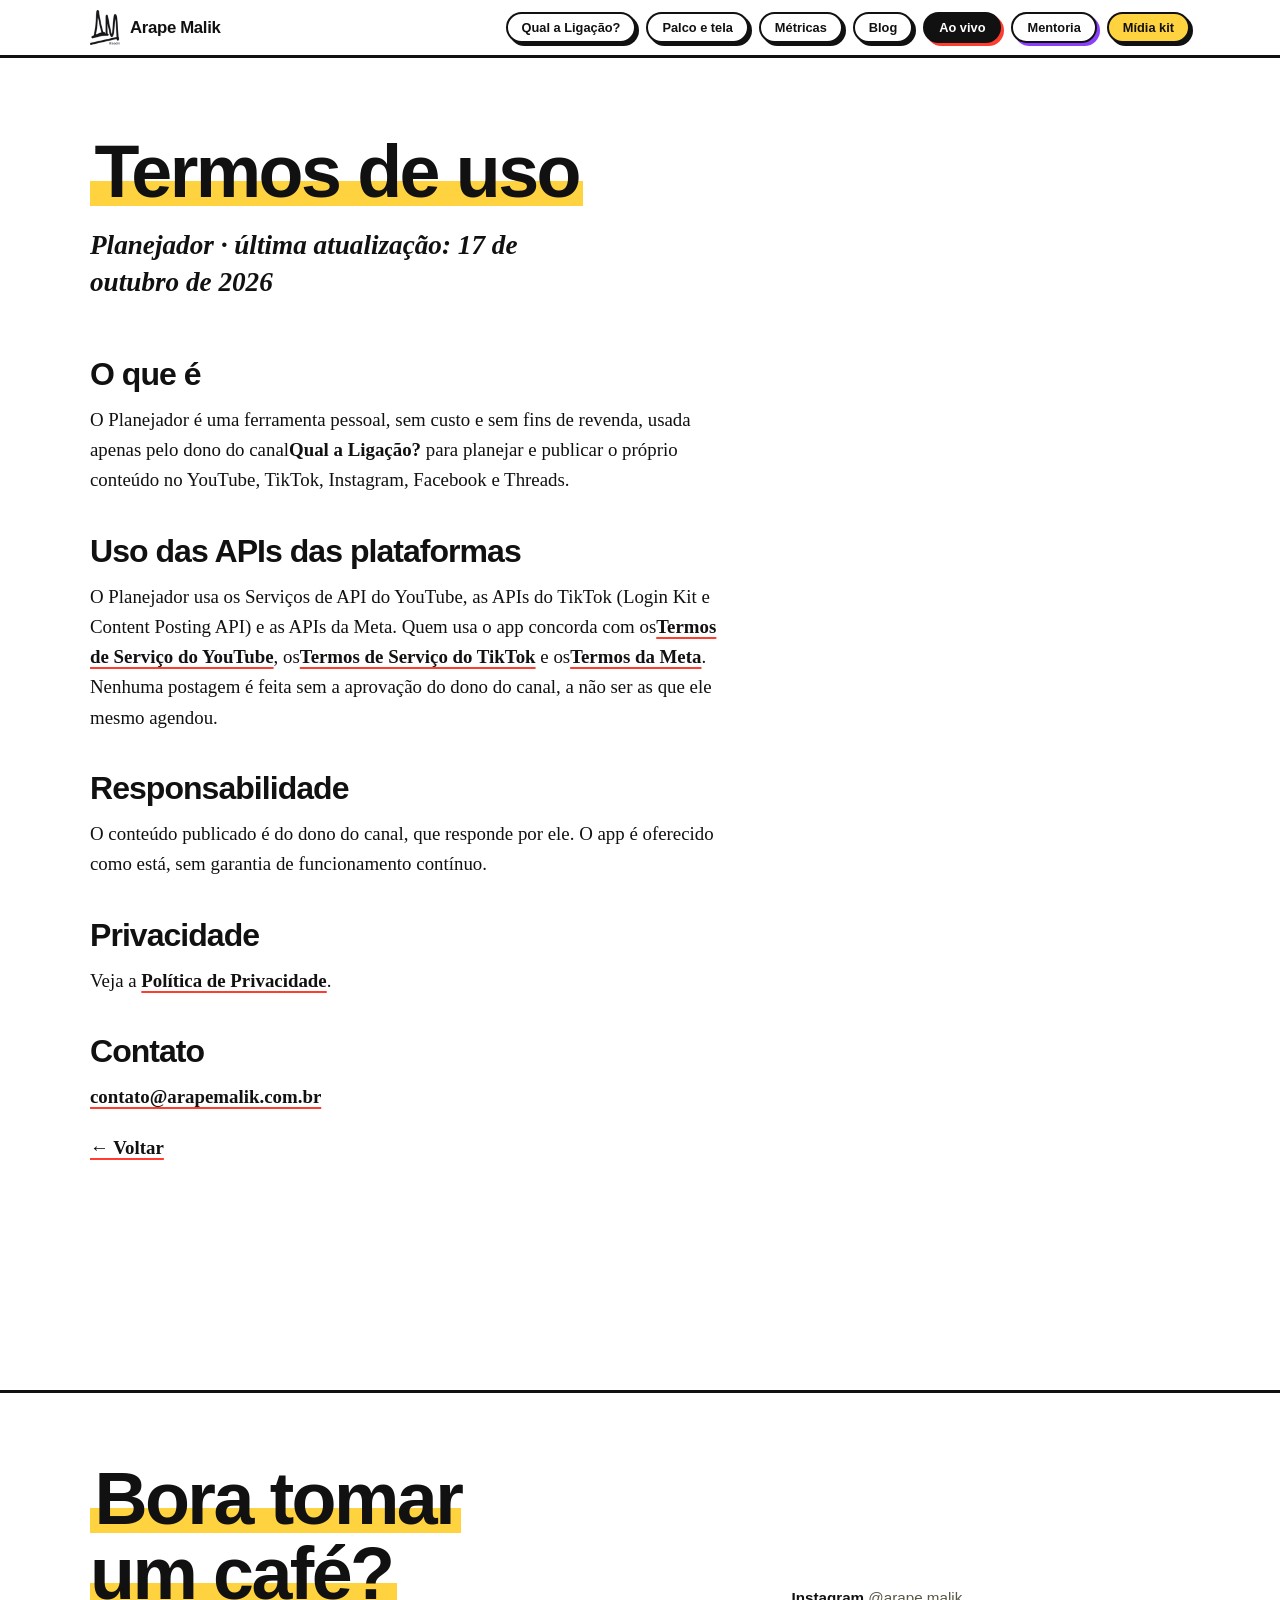
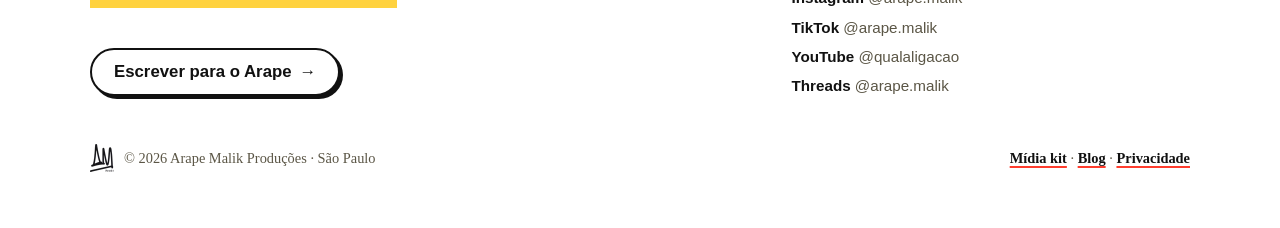
<file: planejador/termos/index.html>
<!DOCTYPE html><html lang="pt-BR" data-astro-cid-hkbrpulz><head><meta charset="utf-8"><meta name="viewport" content="width=device-width, initial-scale=1"><title>Termos de Uso — Planejador</title><meta name="description" content="Termos de Uso do Planejador, ferramenta pessoal do canal Qual a Ligação?"><meta name="theme-color" content="#ffffff"><link rel="icon" href="/favicon.svg" type="image/svg+xml"><link rel="canonical" href="https://arapemalik.com.br/planejador/termos/"><meta property="og:title" content="Termos de Uso — Planejador"><meta property="og:description" content="Termos de Uso do Planejador, ferramenta pessoal do canal Qual a Ligação?"><meta property="og:locale" content="pt_BR"><link rel="stylesheet" href="/_astro/Rodape.C9Xt_T0b.css"><style>.ptitle[data-astro-cid-5eomlm5o]{padding-top:clamp(36px,7vw,76px)}.ptitle[data-astro-cid-5eomlm5o] h1[data-astro-cid-5eomlm5o]{letter-spacing:-.035em;max-width:16ch;margin:0 0 .25em;font-size:clamp(2.2rem,6.4vw,4.6rem);font-weight:900;line-height:1.02}.tag[data-astro-cid-5eomlm5o]{max-width:34ch;font-size:clamp(1.2rem,2.7vw,1.7rem);font-style:italic;font-weight:700;line-height:1.35}.prosa[data-astro-cid-5eomlm5o]{padding-top:clamp(28px,5vw,56px);padding-bottom:clamp(48px,8vw,96px)}.prosa[data-astro-cid-5eomlm5o]>*{max-width:68ch}.prosa[data-astro-cid-5eomlm5o] h2{letter-spacing:-.03em;margin:2.4rem 0 .8rem;font-size:clamp(1.4rem,3vw,2rem);font-weight:900;line-height:1.1}.prosa[data-astro-cid-5eomlm5o] h2:first-child{margin-top:0}.prosa[data-astro-cid-5eomlm5o] p,.prosa[data-astro-cid-5eomlm5o] li{font-size:clamp(1.04rem,1.5vw,1.18rem)}.prosa[data-astro-cid-5eomlm5o] p{margin:0 0 1.1em}.prosa[data-astro-cid-5eomlm5o] ul{gap:.4rem;margin:0 0 1.1em;padding-left:1.2em;display:grid}.prosa[data-astro-cid-5eomlm5o] a{text-underline-offset:.2em;text-decoration:underline 2px;text-decoration-color:var(--a);font-weight:700}.prosa[data-astro-cid-5eomlm5o] a:hover{background:var(--y)}.prosa[data-astro-cid-5eomlm5o] blockquote{border:3px solid var(--ink);box-shadow:4px 4px 0 var(--a);border-radius:14px;margin:2rem 0;padding:1.1rem 1.25rem}.prosa[data-astro-cid-5eomlm5o] blockquote p:last-child{margin:0}.prosa[data-astro-cid-5eomlm5o] code{background:#f4f1ea;border-radius:6px;padding:.1em .35em;font-size:.92em}.prosa[data-astro-cid-5eomlm5o] .small{color:var(--mut);font-size:.95rem}
</style></head><body data-astro-cid-hkbrpulz><header class="bar" data-astro-cid-hkbrpulz><div class="wrap" data-astro-cid-hkbrpulz><a class="marca" href="/" aria-label="Arape Malik Produções, início" data-astro-cid-hkbrpulz><img src="/_astro/am-prod-preto.DW36U5XY_2cjgua.webp" alt loading="eager" data-astro-cid-hkbrpulz="true" decoding="async" width="48" height="56"><span data-astro-cid-hkbrpulz>Arape Malik</span></a><nav aria-label="Principal" data-astro-cid-hkbrpulz><a class="btn link" href="/#canal" data-astro-cid-hkbrpulz>Qual a Ligação?</a><a class="btn link" href="/#palco" data-astro-cid-hkbrpulz>Palco e tela</a><a class="btn link" href="/#metricas" data-astro-cid-hkbrpulz>Métricas</a><a class="btn link" href="/blog/" data-astro-cid-hkbrpulz>Blog</a><a class="btn aovivo" href="/encontro/" data-astro-cid-hkbrpulz>Ao vivo</a><a class="btn mentoria" href="/mentoria/" data-astro-cid-hkbrpulz>Mentoria</a><a class="btn cheio" href="/midia-kit/" data-astro-cid-hkbrpulz>Mídia kit</a></nav></div></header><main data-astro-cid-5eomlm5o><header class="ptitle wrap" data-astro-cid-5eomlm5o><h1 data-astro-cid-5eomlm5o><span class="marca-texto" data-astro-cid-5eomlm5o>Termos de uso</span></h1><p class="tag" data-astro-cid-5eomlm5o>Planejador · última atualização: 17 de outubro de 2026</p></header><article class="prosa wrap" data-astro-cid-5eomlm5o><h2>O que é</h2><p>O Planejador é uma ferramenta pessoal, sem custo e sem fins de revenda, usada apenas pelo dono do canal<b>Qual a Ligação?</b> para planejar e publicar o próprio conteúdo no YouTube, TikTok, Instagram, Facebook e Threads.</p><h2>Uso das APIs das plataformas</h2><p>O Planejador usa os Serviços de API do YouTube, as APIs do TikTok (Login Kit e Content Posting API) e as APIs da Meta. Quem usa o app concorda com os<a href="https://www.youtube.com/t/terms">Termos de Serviço do YouTube</a>, os<a href="https://www.tiktok.com/legal/terms-of-service">Termos de Serviço do TikTok</a> e os<a href="https://www.facebook.com/terms">Termos da Meta</a>. Nenhuma postagem é feita sem a aprovação do dono do canal, a não ser as que ele mesmo agendou.</p><h2>Responsabilidade</h2><p>O conteúdo publicado é do dono do canal, que responde por ele. O app é oferecido como está, sem garantia de funcionamento contínuo.</p><h2>Privacidade</h2><p>Veja a <a href="/planejador/privacidade/">Política de Privacidade</a>.</p><h2>Contato</h2><p><a href="mailto:contato@arapemalik.com.br">contato@arapemalik.com.br</a></p><p><a href="/planejador/">← Voltar</a></p></article></main><footer class="rodape" id="rodape" data-astro-cid-wy2sysiw><div class="wrap topo" data-astro-cid-wy2sysiw><div class="convite" data-astro-cid-wy2sysiw><p class="frase" data-astro-cid-wy2sysiw><span class="marca-texto" data-astro-cid-wy2sysiw>Bora tomar um café?</span></p><a class="btn grande" href="mailto:contato@arapemalik.com.br" data-astro-cid-wy2sysiw>Escrever para o Arape <span aria-hidden="true" data-astro-cid-wy2sysiw>→</span></a></div><ul class="redes" aria-label="Redes" data-astro-cid-wy2sysiw><li data-astro-cid-wy2sysiw><a href="https://www.instagram.com/arape.malik/" data-astro-cid-wy2sysiw><b data-astro-cid-wy2sysiw>Instagram</b> @arape.malik</a></li><li data-astro-cid-wy2sysiw><a href="https://www.tiktok.com/@arape.malik" data-astro-cid-wy2sysiw><b data-astro-cid-wy2sysiw>TikTok</b> @arape.malik</a></li><li data-astro-cid-wy2sysiw><a href="https://www.youtube.com/@qualaligacao" data-astro-cid-wy2sysiw><b data-astro-cid-wy2sysiw>YouTube</b> @qualaligacao</a></li><li data-astro-cid-wy2sysiw><a href="https://www.threads.com/@arape.malik" data-astro-cid-wy2sysiw><b data-astro-cid-wy2sysiw>Threads</b> @arape.malik</a></li></ul></div><div class="wrap foot" data-astro-cid-wy2sysiw><span class="assina" data-astro-cid-wy2sysiw><img src="/_astro/am-prod-preto.DW36U5XY_2cjgua.webp" alt="AM Prod" data-astro-cid-wy2sysiw="true" loading="lazy" decoding="async" width="48" height="56"> © 2026 Arape Malik Produções · São Paulo</span><span data-astro-cid-wy2sysiw><a href="/midia-kit/" data-astro-cid-wy2sysiw>Mídia kit</a> · <a href="/blog/" data-astro-cid-wy2sysiw>Blog</a> · <a href="/planejador/privacidade/" data-astro-cid-wy2sysiw>Privacidade</a></span></div></footer></body></html>
</file>
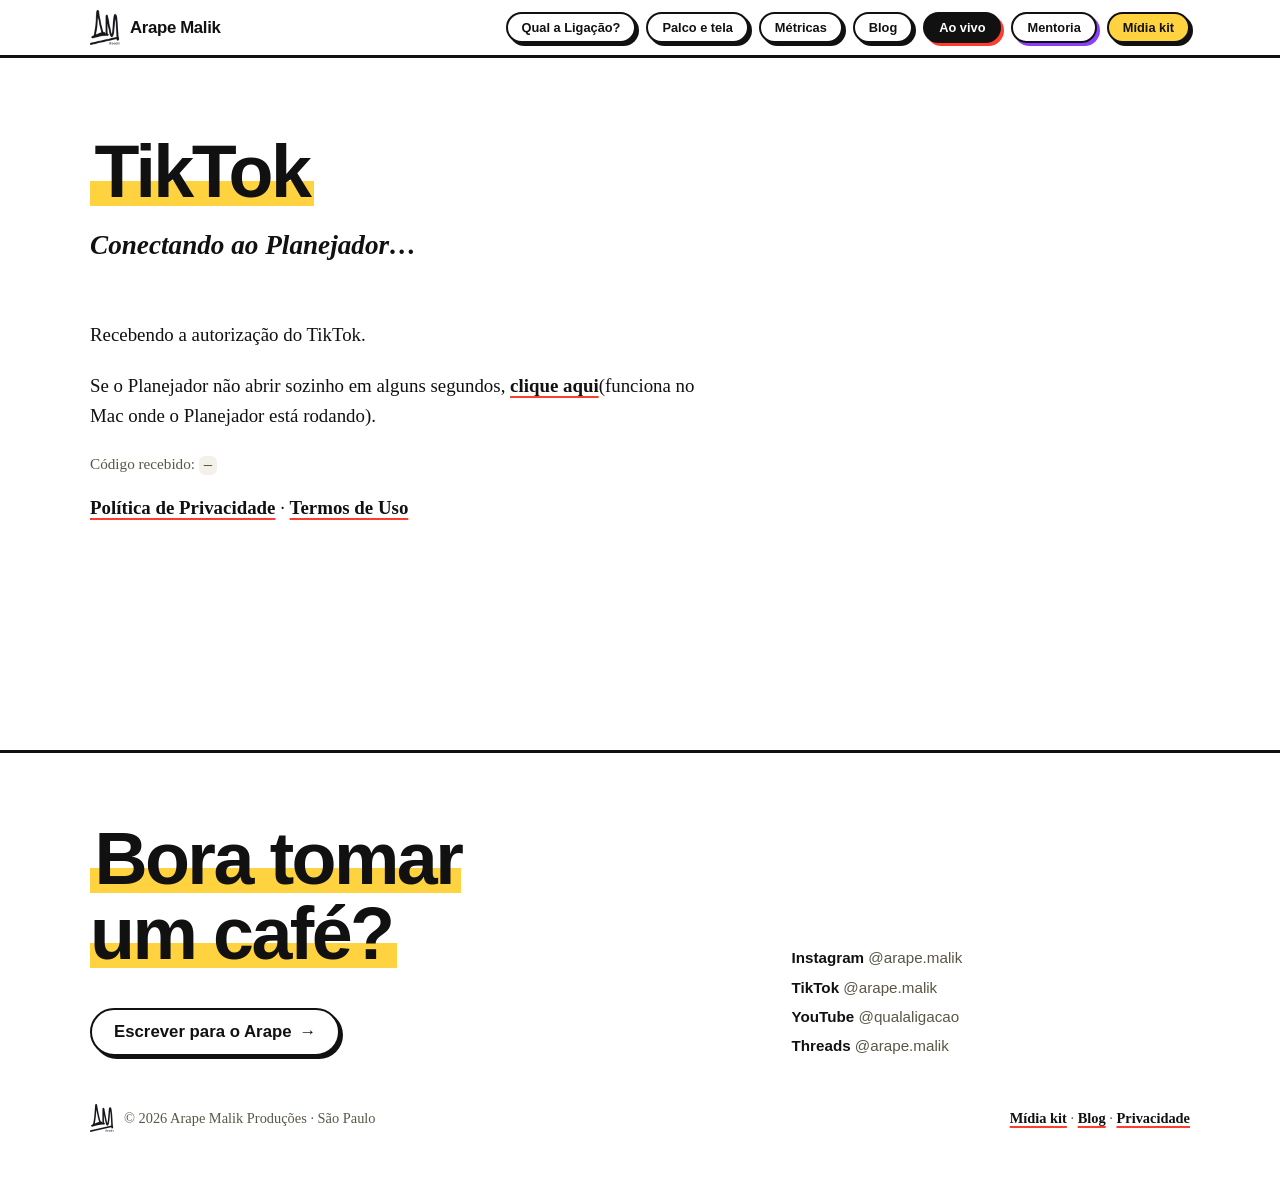
<file: planejador/tiktok/index.html>
<!DOCTYPE html><html lang="pt-BR" data-astro-cid-hkbrpulz><head><meta charset="utf-8"><meta name="viewport" content="width=device-width, initial-scale=1"><title>Conectando o TikTok — Planejador</title><meta name="description" content="Página de retorno do login do TikTok para o Planejador."><meta name="theme-color" content="#ffffff"><link rel="icon" href="/favicon.svg" type="image/svg+xml"><link rel="canonical" href="https://arapemalik.com.br/planejador/tiktok/"><meta property="og:title" content="Conectando o TikTok — Planejador"><meta property="og:description" content="Página de retorno do login do TikTok para o Planejador."><meta property="og:locale" content="pt_BR"><link rel="stylesheet" href="/_astro/Rodape.C9Xt_T0b.css"><style>.ptitle[data-astro-cid-5eomlm5o]{padding-top:clamp(36px,7vw,76px)}.ptitle[data-astro-cid-5eomlm5o] h1[data-astro-cid-5eomlm5o]{letter-spacing:-.035em;max-width:16ch;margin:0 0 .25em;font-size:clamp(2.2rem,6.4vw,4.6rem);font-weight:900;line-height:1.02}.tag[data-astro-cid-5eomlm5o]{max-width:34ch;font-size:clamp(1.2rem,2.7vw,1.7rem);font-style:italic;font-weight:700;line-height:1.35}.prosa[data-astro-cid-5eomlm5o]{padding-top:clamp(28px,5vw,56px);padding-bottom:clamp(48px,8vw,96px)}.prosa[data-astro-cid-5eomlm5o]>*{max-width:68ch}.prosa[data-astro-cid-5eomlm5o] h2{letter-spacing:-.03em;margin:2.4rem 0 .8rem;font-size:clamp(1.4rem,3vw,2rem);font-weight:900;line-height:1.1}.prosa[data-astro-cid-5eomlm5o] h2:first-child{margin-top:0}.prosa[data-astro-cid-5eomlm5o] p,.prosa[data-astro-cid-5eomlm5o] li{font-size:clamp(1.04rem,1.5vw,1.18rem)}.prosa[data-astro-cid-5eomlm5o] p{margin:0 0 1.1em}.prosa[data-astro-cid-5eomlm5o] ul{gap:.4rem;margin:0 0 1.1em;padding-left:1.2em;display:grid}.prosa[data-astro-cid-5eomlm5o] a{text-underline-offset:.2em;text-decoration:underline 2px;text-decoration-color:var(--a);font-weight:700}.prosa[data-astro-cid-5eomlm5o] a:hover{background:var(--y)}.prosa[data-astro-cid-5eomlm5o] blockquote{border:3px solid var(--ink);box-shadow:4px 4px 0 var(--a);border-radius:14px;margin:2rem 0;padding:1.1rem 1.25rem}.prosa[data-astro-cid-5eomlm5o] blockquote p:last-child{margin:0}.prosa[data-astro-cid-5eomlm5o] code{background:#f4f1ea;border-radius:6px;padding:.1em .35em;font-size:.92em}.prosa[data-astro-cid-5eomlm5o] .small{color:var(--mut);font-size:.95rem}
</style></head><body data-astro-cid-hkbrpulz><header class="bar" data-astro-cid-hkbrpulz><div class="wrap" data-astro-cid-hkbrpulz><a class="marca" href="/" aria-label="Arape Malik Produções, início" data-astro-cid-hkbrpulz><img src="/_astro/am-prod-preto.DW36U5XY_2cjgua.webp" alt loading="eager" data-astro-cid-hkbrpulz="true" decoding="async" width="48" height="56"><span data-astro-cid-hkbrpulz>Arape Malik</span></a><nav aria-label="Principal" data-astro-cid-hkbrpulz><a class="btn link" href="/#canal" data-astro-cid-hkbrpulz>Qual a Ligação?</a><a class="btn link" href="/#palco" data-astro-cid-hkbrpulz>Palco e tela</a><a class="btn link" href="/#metricas" data-astro-cid-hkbrpulz>Métricas</a><a class="btn link" href="/blog/" data-astro-cid-hkbrpulz>Blog</a><a class="btn aovivo" href="/encontro/" data-astro-cid-hkbrpulz>Ao vivo</a><a class="btn mentoria" href="/mentoria/" data-astro-cid-hkbrpulz>Mentoria</a><a class="btn cheio" href="/midia-kit/" data-astro-cid-hkbrpulz>Mídia kit</a></nav></div></header><main data-astro-cid-5eomlm5o><header class="ptitle wrap" data-astro-cid-5eomlm5o><h1 data-astro-cid-5eomlm5o><span class="marca-texto" data-astro-cid-5eomlm5o>TikTok</span></h1><p class="tag" data-astro-cid-5eomlm5o>Conectando ao Planejador…</p></header><article class="prosa wrap" data-astro-cid-5eomlm5o><p id="msg">Recebendo a autorização do TikTok.</p><p>Se o Planejador não abrir sozinho em alguns segundos, <a id="link" href="http://127.0.0.1:8782/tiktok/retorno">clique aqui</a>(funciona no Mac onde o Planejador está rodando).</p><p class="small">Código recebido: <code id="codigo">—</code></p><p><a href="/planejador/privacidade/">Política de Privacidade</a> · <a href="/planejador/termos/">Termos de Uso</a></p></article></main><footer class="rodape" id="rodape" data-astro-cid-wy2sysiw><div class="wrap topo" data-astro-cid-wy2sysiw><div class="convite" data-astro-cid-wy2sysiw><p class="frase" data-astro-cid-wy2sysiw><span class="marca-texto" data-astro-cid-wy2sysiw>Bora tomar um café?</span></p><a class="btn grande" href="mailto:contato@arapemalik.com.br" data-astro-cid-wy2sysiw>Escrever para o Arape <span aria-hidden="true" data-astro-cid-wy2sysiw>→</span></a></div><ul class="redes" aria-label="Redes" data-astro-cid-wy2sysiw><li data-astro-cid-wy2sysiw><a href="https://www.instagram.com/arape.malik/" data-astro-cid-wy2sysiw><b data-astro-cid-wy2sysiw>Instagram</b> @arape.malik</a></li><li data-astro-cid-wy2sysiw><a href="https://www.tiktok.com/@arape.malik" data-astro-cid-wy2sysiw><b data-astro-cid-wy2sysiw>TikTok</b> @arape.malik</a></li><li data-astro-cid-wy2sysiw><a href="https://www.youtube.com/@qualaligacao" data-astro-cid-wy2sysiw><b data-astro-cid-wy2sysiw>YouTube</b> @qualaligacao</a></li><li data-astro-cid-wy2sysiw><a href="https://www.threads.com/@arape.malik" data-astro-cid-wy2sysiw><b data-astro-cid-wy2sysiw>Threads</b> @arape.malik</a></li></ul></div><div class="wrap foot" data-astro-cid-wy2sysiw><span class="assina" data-astro-cid-wy2sysiw><img src="/_astro/am-prod-preto.DW36U5XY_2cjgua.webp" alt="AM Prod" data-astro-cid-wy2sysiw="true" loading="lazy" decoding="async" width="48" height="56"> © 2026 Arape Malik Produções · São Paulo</span><span data-astro-cid-wy2sysiw><a href="/midia-kit/" data-astro-cid-wy2sysiw>Mídia kit</a> · <a href="/blog/" data-astro-cid-wy2sysiw>Blog</a> · <a href="/planejador/privacidade/" data-astro-cid-wy2sysiw>Privacidade</a></span></div></footer></body></html><script type="module">var e=new URLSearchParams(location.search),t=`http://127.0.0.1:8782/tiktok/retorno`+location.search,n=document.getElementById(`link`);n.href=t,document.getElementById(`codigo`).textContent=e.get(`code`)??`—`,e.get(`error`)?document.getElementById(`msg`).textContent=`O TikTok recusou: ${e.get(`error_description`)||e.get(`error`)}`:e.get(`code`)&&setTimeout(()=>{location.href=t},600);</script>
</file>
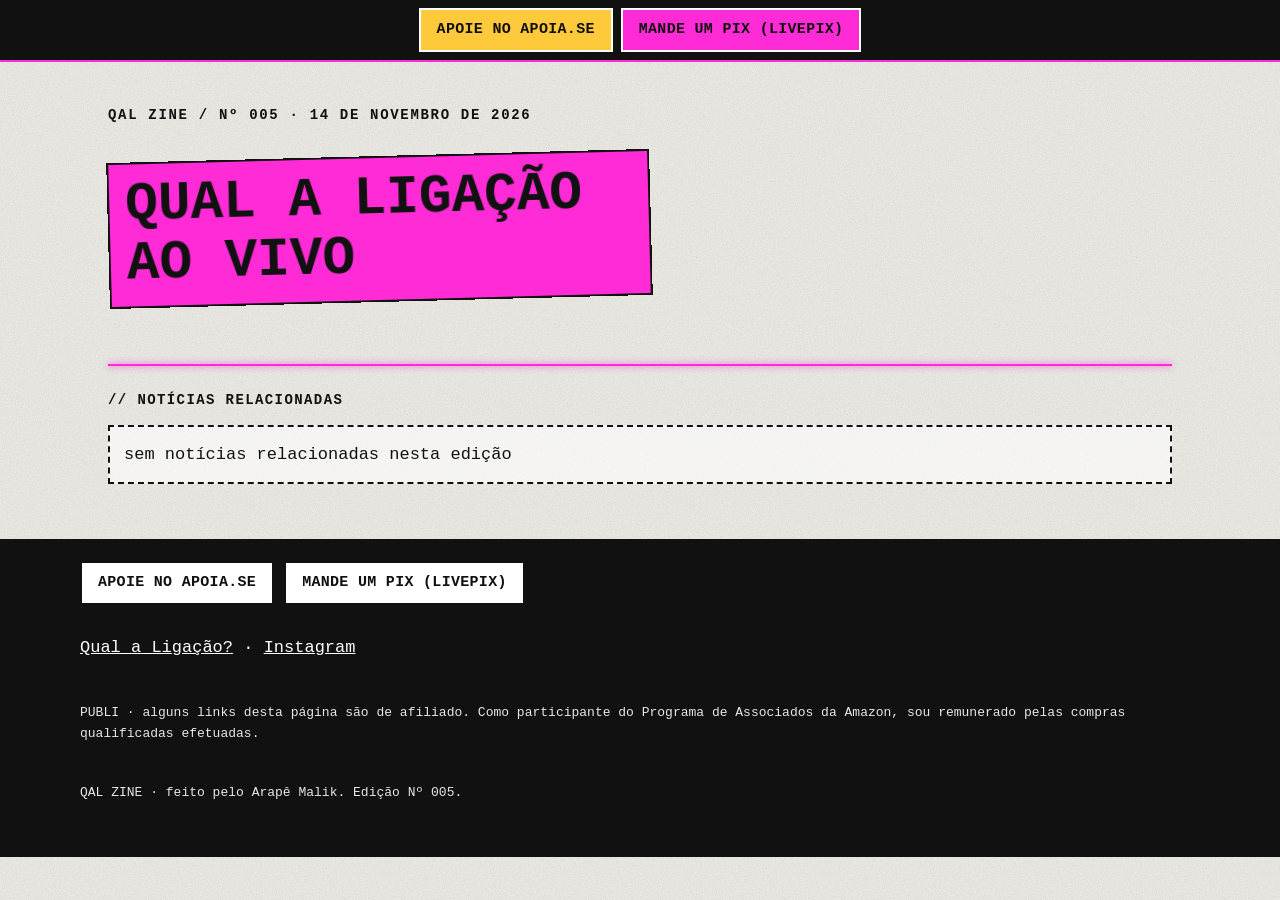
<file: revista/28c30f960c914acae9d845f1/index.html>
<!doctype html><html lang="pt-BR"><head><meta charset="utf-8"><meta name="viewport" content="width=device-width,initial-scale=1"><title>Qual a ligação ao vivo · QAL ZINE</title><meta name="robots" content="noindex, nofollow"><meta name="description" content=""><style>
:root{--papel:#f1f0ea;--tinta:#111;--magenta:#ff2bd6;--azul:#3b2bd9;--ouro:#ffc93c;--mono:ui-monospace, "SF Mono", Menlo, Consolas, "Courier New", monospace}
*{box-sizing:border-box}html{-webkit-text-size-adjust:100%}
body{margin:0;background:var(--papel);color:var(--tinta);font:16px/1.6 var(--mono);overflow-x:hidden}
body::before{content:"";position:fixed;inset:0;pointer-events:none;opacity:.18;z-index:0;background-image:url("data:image/svg+xml;utf8,<svg xmlns='http://www.w3.org/2000/svg' width='220' height='220'><filter id='n'><feTurbulence type='fractalNoise' baseFrequency='.85' numOctaves='2' stitchTiles='stitch'/><feColorMatrix values='0 0 0 0 0  0 0 0 0 0  0 0 0 0 0  0 0 0 .55 0'/></filter><rect width='100%' height='100%' filter='url(%23n)'/></svg>")}
main,header,footer{position:relative;z-index:1}
a{color:var(--azul)}img{max-width:100%;height:auto;display:block}
.faixa{position:sticky;top:0;z-index:5;display:flex;gap:8px;justify-content:center;flex-wrap:wrap;padding:8px 12px;background:var(--tinta);border-bottom:2px solid var(--magenta)}
.bt{display:inline-flex;align-items:center;justify-content:center;min-height:44px;min-width:44px;padding:8px 16px;border:2px solid var(--tinta);background:#fff;color:var(--tinta);font:700 15px/1.2 var(--mono);text-decoration:none;text-transform:uppercase;letter-spacing:.02em;box-shadow:3px 3px 0 var(--tinta)}
.faixa .bt{border-color:#fff;box-shadow:none;background:var(--ouro)}.faixa .bt+.bt{background:var(--magenta)}
.bt-main{background:var(--magenta)}.bt:focus-visible,a:focus-visible{outline:3px solid var(--azul);outline-offset:2px}
.wrap{max-width:1120px;margin:0 auto;padding:20px 16px 8px}
.capa{display:grid;gap:18px;padding-top:12px}
.capa .sup{font-weight:700;letter-spacing:.12em;text-transform:uppercase;font-size:14px}
h1{margin:0;display:inline-block;padding:12px 16px;background:var(--magenta);border:2px solid var(--tinta);transform:rotate(-1.5deg);font:800 clamp(1.7rem,6vw,3.4rem)/1.08 var(--mono);text-transform:uppercase;overflow-wrap:anywhere}
.capa figure{margin:0;border:2px solid var(--tinta);background:#fff;box-shadow:4px 4px 0 var(--tinta);position:relative}
.capa figure img{width:100%;aspect-ratio:16/9;object-fit:cover}
.novo{position:absolute;right:-6px;top:-14px;width:76px;height:76px;border-radius:50%;background:var(--ouro);border:2px solid var(--tinta);display:grid;place-items:center;font:800 15px var(--mono);transform:rotate(12deg)}
.laser{height:2px;margin:26px 0;background:var(--magenta);box-shadow:0 0 6px var(--magenta);border:0}
.rot{font:800 14px var(--mono);letter-spacing:.1em;text-transform:uppercase;margin:0 0 10px}
.card{position:relative;background:#fff;border:2px solid var(--tinta);box-shadow:4px 4px 0 var(--tinta);padding:16px}
.card h3{margin:.2rem 0 .4rem;font:800 1.1rem/1.25 var(--mono)}.nota{font-size:13px;margin:.6rem 0 0}
.publi{display:inline-block;margin-bottom:8px;padding:2px 8px;border:2px solid var(--tinta);background:var(--ouro);font:800 12px var(--mono);letter-spacing:.06em}
.orig,.frase{margin:.3rem 0;font-size:15px}
.prods{display:grid;gap:16px}.prod img{margin:0 0 10px;border:2px solid var(--tinta);max-height:320px;width:auto;max-width:100%;object-fit:contain;background:#fff}
.prod .bt{margin-top:10px}
.comentario{font-family:Georgia,"Iowan Old Style","Times New Roman",serif;font-size:19px;line-height:1.8;max-width:70ch;margin:0 auto}.comentario p{margin:1rem 0}
.noticias{display:grid;gap:16px}.noticia{box-shadow:3px 3px 0 var(--azul)}.noticia .n{font:800 13px var(--mono);letter-spacing:.08em;color:var(--azul)}
.noticia h3{font-size:1rem}.meta{font-size:13px}.vazio{padding:14px;border:2px dashed var(--tinta);background:rgba(255,255,255,.6)}
.refs ul{list-style:none;margin:0 0 14px;padding:0}.refs li{padding:8px 0;border-bottom:1px solid rgba(17,17,17,.25)}.refs li::before{content:"→ ";font-weight:800}
.refs .porque{display:block;font-size:14px}
footer{margin-top:30px;padding:22px 16px 40px;background:var(--tinta);color:#fff}footer a{color:#fff}footer .bt{color:var(--tinta);box-shadow:none}
footer .linhas{max-width:1120px;margin:0 auto;display:grid;gap:12px}footer .decl{font-size:13px;opacity:.9}
.botoes{display:flex;gap:10px;flex-wrap:wrap}
.x{position:absolute;right:6px;top:6px;min-width:36px;min-height:36px;border:2px solid var(--tinta);background:#fff;font:800 14px var(--mono);cursor:pointer}
[contenteditable=true]{outline:2px dashed var(--azul);outline-offset:3px}
@media (min-width:721px){
 body{font-size:17px}.wrap{padding:28px 28px 8px}
 .capa{grid-template-columns:1.1fr 1fr;align-items:center;gap:28px}.capa .txt{display:grid;gap:16px;align-content:center}
 .capa figure img{aspect-ratio:4/3}.prods{grid-template-columns:1.4fr 1fr 1fr;align-items:start}.prods .prod-main{grid-row:span 1}
 .prods.so1{grid-template-columns:minmax(0,640px)}.comentario{padding:30px 36px;font-size:20px}
 .noticias{grid-template-columns:repeat(3,1fr)}.noticia:nth-child(2){transform:rotate(.5deg)}.refs .cols{display:grid;grid-template-columns:1fr 1fr;gap:24px}
}
@media (max-width:720px){h1{transform:rotate(-.6deg)}.novo{right:4px;width:64px;height:64px;font-size:13px}.card{box-shadow:3px 3px 0 var(--tinta)}}
@media print{.faixa{position:static}}
</style></head><body><header class="faixa" aria-label="Apoie o canal"><a class="bt" href="https://apoia.se/arapemalik" rel="noopener" target="_blank">Apoie no Apoia.se</a><a class="bt" href="https://livepix.gg/arapemalik" rel="noopener" target="_blank">Mande um Pix (LivePix)</a></header><main><section class="wrap capa"><div class="txt"><p class="sup">QAL ZINE / Nº 005 · 14 de novembro de 2026</p><h1>Qual a ligação ao vivo</h1></div></section><section class="wrap"><hr class="laser"><p class="rot">// NOTÍCIAS RELACIONADAS</p><p class="vazio">sem notícias relacionadas nesta edição</p></section></main><footer><div class="linhas"><div class="botoes"><a class="bt" href="https://apoia.se/arapemalik" rel="noopener" target="_blank">Apoie no Apoia.se</a><a class="bt" href="https://livepix.gg/arapemalik" rel="noopener" target="_blank">Mande um Pix (LivePix)</a></div><p><a href="https://www.youtube.com/@qualaligacao" rel="noopener" target="_blank">Qual a Ligação?</a> · <a href="https://www.instagram.com/arape.malik/" rel="noopener" target="_blank">Instagram</a></p><p class="decl">PUBLI · alguns links desta página são de afiliado. Como participante do Programa de Associados da Amazon, sou remunerado pelas compras qualificadas efetuadas.</p><p class="decl">QAL ZINE · feito pelo Arapê Malik. Edição Nº 005.</p></div></footer></body></html>
</file>
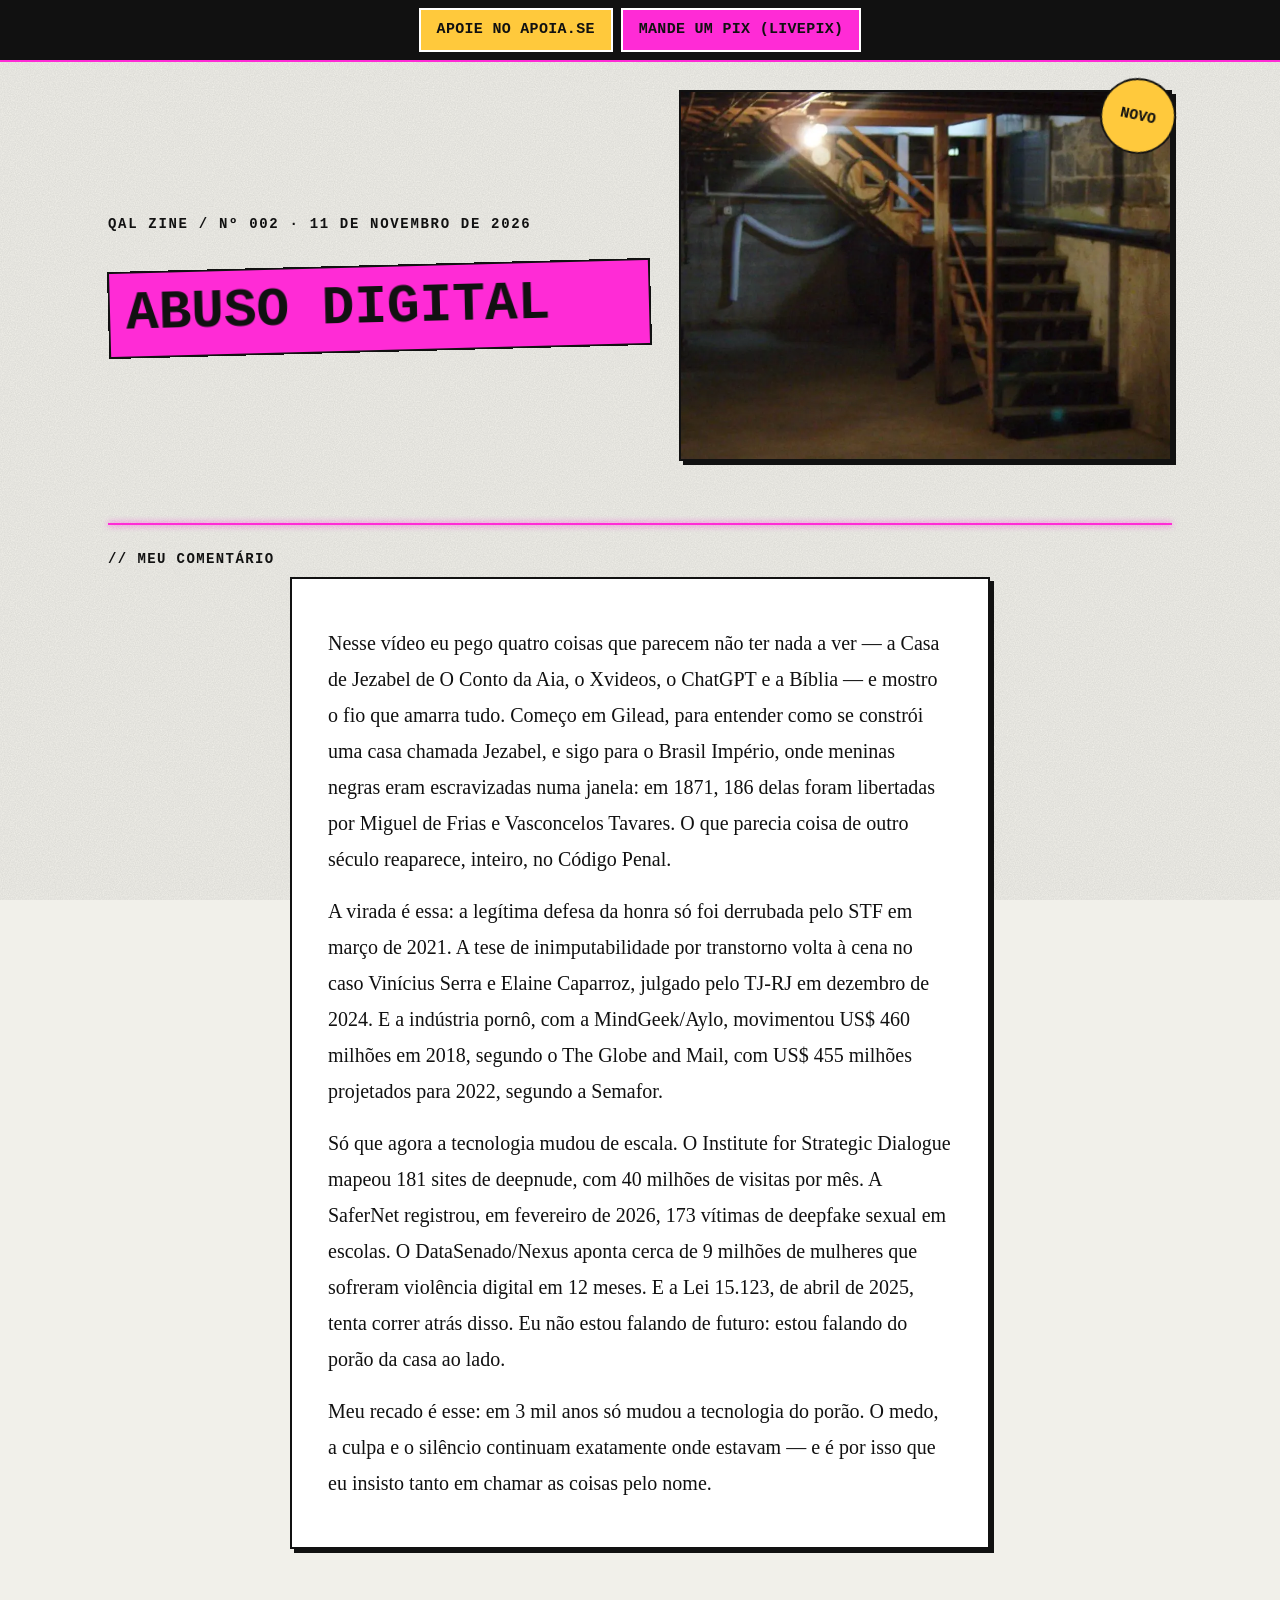
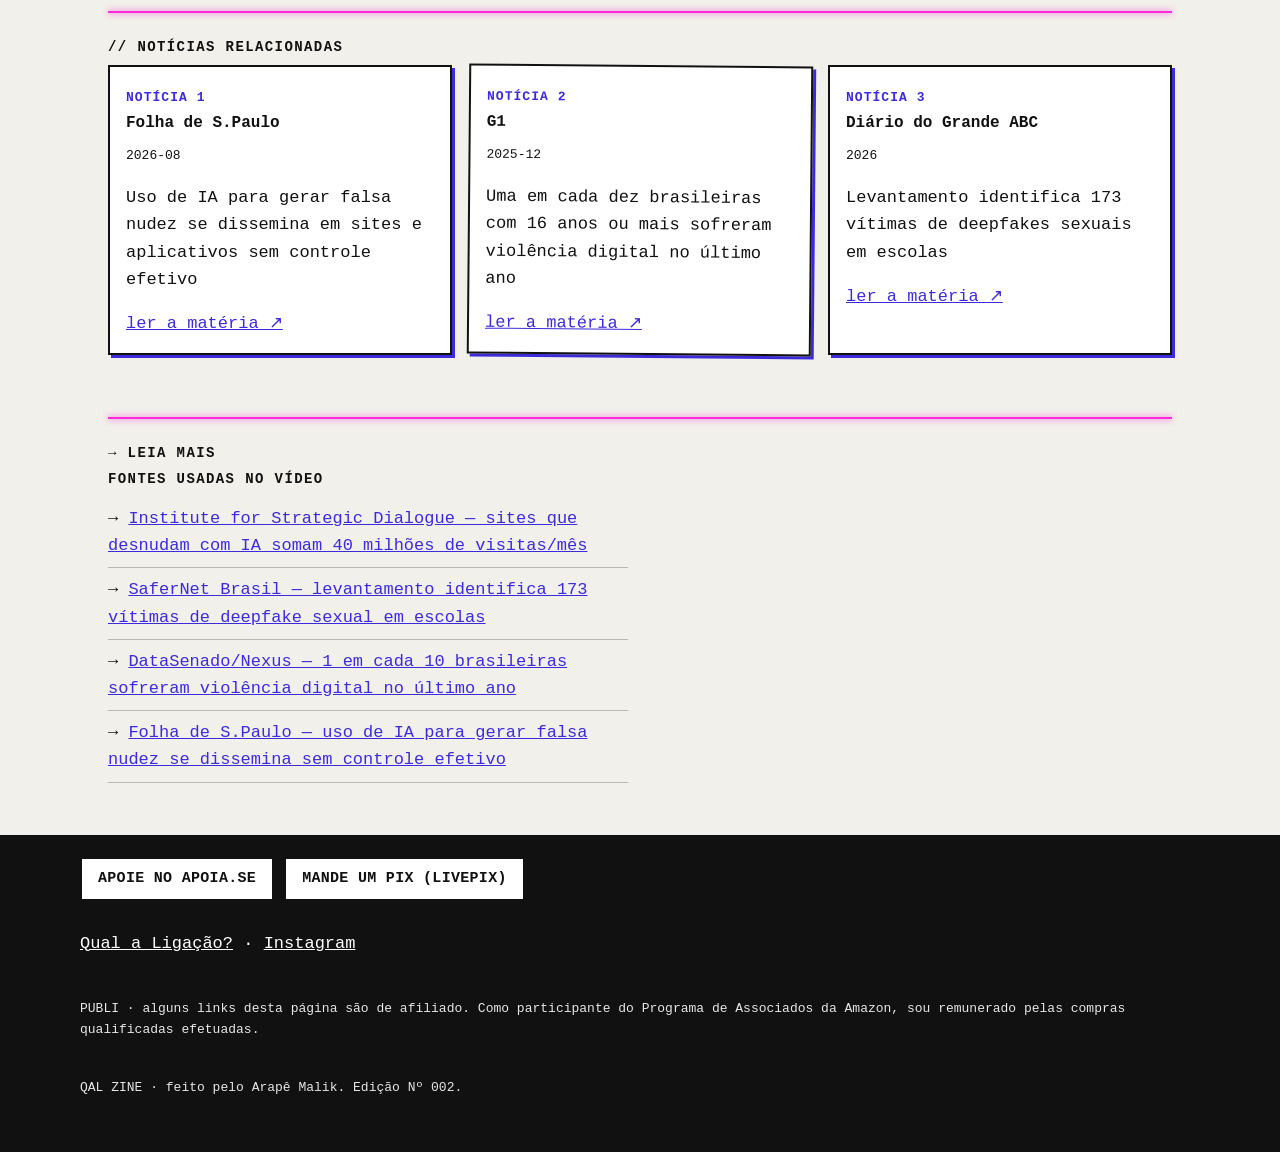
<file: revista/f178ed88aedcc5916d3a8b74/index.html>
<!doctype html><html lang="pt-BR"><head><meta charset="utf-8"><meta name="viewport" content="width=device-width,initial-scale=1"><title>Abuso digital · QAL ZINE</title><meta name="robots" content="noindex, nofollow"><meta name="description" content="Nesse vídeo eu pego quatro coisas que parecem não ter nada a ver — a Casa de Jezabel de O Conto da Aia, o Xvideos, o ChatGPT e a Bíblia — e mostro o f"><style>
:root{--papel:#f1f0ea;--tinta:#111;--magenta:#ff2bd6;--azul:#3b2bd9;--ouro:#ffc93c;--mono:ui-monospace, "SF Mono", Menlo, Consolas, "Courier New", monospace}
*{box-sizing:border-box}html{-webkit-text-size-adjust:100%}
body{margin:0;background:var(--papel);color:var(--tinta);font:16px/1.6 var(--mono);overflow-x:hidden}
body::before{content:"";position:fixed;inset:0;pointer-events:none;opacity:.18;z-index:0;background-image:url("data:image/svg+xml;utf8,<svg xmlns='http://www.w3.org/2000/svg' width='220' height='220'><filter id='n'><feTurbulence type='fractalNoise' baseFrequency='.85' numOctaves='2' stitchTiles='stitch'/><feColorMatrix values='0 0 0 0 0  0 0 0 0 0  0 0 0 0 0  0 0 0 .55 0'/></filter><rect width='100%' height='100%' filter='url(%23n)'/></svg>")}
main,header,footer{position:relative;z-index:1}
a{color:var(--azul)}img{max-width:100%;height:auto;display:block}
.faixa{position:sticky;top:0;z-index:5;display:flex;gap:8px;justify-content:center;flex-wrap:wrap;padding:8px 12px;background:var(--tinta);border-bottom:2px solid var(--magenta)}
.bt{display:inline-flex;align-items:center;justify-content:center;min-height:44px;min-width:44px;padding:8px 16px;border:2px solid var(--tinta);background:#fff;color:var(--tinta);font:700 15px/1.2 var(--mono);text-decoration:none;text-transform:uppercase;letter-spacing:.02em;box-shadow:3px 3px 0 var(--tinta)}
.faixa .bt{border-color:#fff;box-shadow:none;background:var(--ouro)}.faixa .bt+.bt{background:var(--magenta)}
.bt-main{background:var(--magenta)}.bt:focus-visible,a:focus-visible{outline:3px solid var(--azul);outline-offset:2px}
.wrap{max-width:1120px;margin:0 auto;padding:20px 16px 8px}
.capa{display:grid;gap:18px;padding-top:12px}
.capa .sup{font-weight:700;letter-spacing:.12em;text-transform:uppercase;font-size:14px}
h1{margin:0;display:inline-block;padding:12px 16px;background:var(--magenta);border:2px solid var(--tinta);transform:rotate(-1.5deg);font:800 clamp(1.7rem,6vw,3.4rem)/1.08 var(--mono);text-transform:uppercase;overflow-wrap:anywhere}
.capa figure{margin:0;border:2px solid var(--tinta);background:#fff;box-shadow:4px 4px 0 var(--tinta);position:relative}
.capa figure img{width:100%;aspect-ratio:16/9;object-fit:cover}
.novo{position:absolute;right:-6px;top:-14px;width:76px;height:76px;border-radius:50%;background:var(--ouro);border:2px solid var(--tinta);display:grid;place-items:center;font:800 15px var(--mono);transform:rotate(12deg)}
.laser{height:2px;margin:26px 0;background:var(--magenta);box-shadow:0 0 6px var(--magenta);border:0}
.rot{font:800 14px var(--mono);letter-spacing:.1em;text-transform:uppercase;margin:0 0 10px}
.card{position:relative;background:#fff;border:2px solid var(--tinta);box-shadow:4px 4px 0 var(--tinta);padding:16px}
.card h3{margin:.2rem 0 .4rem;font:800 1.1rem/1.25 var(--mono)}.nota{font-size:13px;margin:.6rem 0 0}
.publi{display:inline-block;margin-bottom:8px;padding:2px 8px;border:2px solid var(--tinta);background:var(--ouro);font:800 12px var(--mono);letter-spacing:.06em}
.orig,.frase{margin:.3rem 0;font-size:15px}
.prods{display:grid;gap:16px}.prod img{margin:0 0 10px;border:2px solid var(--tinta);max-height:320px;width:auto;max-width:100%;object-fit:contain;background:#fff}
.prod .bt{margin-top:10px}
.comentario{font-family:Georgia,"Iowan Old Style","Times New Roman",serif;font-size:19px;line-height:1.8;max-width:70ch;margin:0 auto}.comentario p{margin:1rem 0}
.noticias{display:grid;gap:16px}.noticia{box-shadow:3px 3px 0 var(--azul)}.noticia .n{font:800 13px var(--mono);letter-spacing:.08em;color:var(--azul)}
.noticia h3{font-size:1rem}.meta{font-size:13px}.vazio{padding:14px;border:2px dashed var(--tinta);background:rgba(255,255,255,.6)}
.refs ul{list-style:none;margin:0 0 14px;padding:0}.refs li{padding:8px 0;border-bottom:1px solid rgba(17,17,17,.25)}.refs li::before{content:"→ ";font-weight:800}
.refs .porque{display:block;font-size:14px}
footer{margin-top:30px;padding:22px 16px 40px;background:var(--tinta);color:#fff}footer a{color:#fff}footer .bt{color:var(--tinta);box-shadow:none}
footer .linhas{max-width:1120px;margin:0 auto;display:grid;gap:12px}footer .decl{font-size:13px;opacity:.9}
.botoes{display:flex;gap:10px;flex-wrap:wrap}
.x{position:absolute;right:6px;top:6px;min-width:36px;min-height:36px;border:2px solid var(--tinta);background:#fff;font:800 14px var(--mono);cursor:pointer}
[contenteditable=true]{outline:2px dashed var(--azul);outline-offset:3px}
@media (min-width:721px){
 body{font-size:17px}.wrap{padding:28px 28px 8px}
 .capa{grid-template-columns:1.1fr 1fr;align-items:center;gap:28px}.capa .txt{display:grid;gap:16px;align-content:center}
 .capa figure img{aspect-ratio:4/3}.prods{grid-template-columns:1.4fr 1fr 1fr;align-items:start}.prods .prod-main{grid-row:span 1}
 .prods.so1{grid-template-columns:minmax(0,640px)}.comentario{padding:30px 36px;font-size:20px}
 .noticias{grid-template-columns:repeat(3,1fr)}.noticia:nth-child(2){transform:rotate(.5deg)}.refs .cols{display:grid;grid-template-columns:1fr 1fr;gap:24px}
}
@media (max-width:720px){h1{transform:rotate(-.6deg)}.novo{right:4px;width:64px;height:64px;font-size:13px}.card{box-shadow:3px 3px 0 var(--tinta)}}
@media print{.faixa{position:static}}
</style></head><body><header class="faixa" aria-label="Apoie o canal"><a class="bt" href="https://apoia.se/arapemalik" rel="noopener" target="_blank">Apoie no Apoia.se</a><a class="bt" href="https://livepix.gg/arapemalik" rel="noopener" target="_blank">Mande um Pix (LivePix)</a></header><main><section class="wrap capa"><div class="txt"><p class="sup">QAL ZINE / Nº 002 · 11 de novembro de 2026</p><h1>Abuso digital</h1></div><figure><img src="img/i9ef1c3.webp" alt="Capa: porão escuro de casa"><span class="novo">NOVO</span></figure></section><section class="wrap"><hr class="laser"><p class="rot">// MEU COMENTÁRIO</p><div class="card comentario"><p>Nesse vídeo eu pego quatro coisas que parecem não ter nada a ver — a Casa de Jezabel de O Conto da Aia, o Xvideos, o ChatGPT e a Bíblia — e mostro o fio que amarra tudo. Começo em Gilead, para entender como se constrói uma casa chamada Jezabel, e sigo para o Brasil Império, onde meninas negras eram escravizadas numa janela: em 1871, 186 delas foram libertadas por Miguel de Frias e Vasconcelos Tavares. O que parecia coisa de outro século reaparece, inteiro, no Código Penal.</p><p>A virada é essa: a legítima defesa da honra só foi derrubada pelo STF em março de 2021. A tese de inimputabilidade por transtorno volta à cena no caso Vinícius Serra e Elaine Caparroz, julgado pelo TJ-RJ em dezembro de 2024. E a indústria pornô, com a MindGeek/Aylo, movimentou US$ 460 milhões em 2018, segundo o The Globe and Mail, com US$ 455 milhões projetados para 2022, segundo a Semafor.</p><p>Só que agora a tecnologia mudou de escala. O Institute for Strategic Dialogue mapeou 181 sites de deepnude, com 40 milhões de visitas por mês. A SaferNet registrou, em fevereiro de 2026, 173 vítimas de deepfake sexual em escolas. O DataSenado/Nexus aponta cerca de 9 milhões de mulheres que sofreram violência digital em 12 meses. E a Lei 15.123, de abril de 2025, tenta correr atrás disso. Eu não estou falando de futuro: estou falando do porão da casa ao lado.</p><p>Meu recado é esse: em 3 mil anos só mudou a tecnologia do porão. O medo, a culpa e o silêncio continuam exatamente onde estavam — e é por isso que eu insisto tanto em chamar as coisas pelo nome.</p></div></section><section class="wrap"><hr class="laser"><p class="rot">// NOTÍCIAS RELACIONADAS</p><div class="noticias"><article class="card noticia"><span class="n">NOTÍCIA 1</span><h3>Folha de S.Paulo</h3><p class="meta">2026-08</p><p>Uso de IA para gerar falsa nudez se dissemina em sites e aplicativos sem controle efetivo</p><a href="https://www1.folha.uol.com.br/cotidiano/2026/08/uso-de-ia-para-gerar-falsa-nudez-se-dissemina-em-sites-e-aplicativos-sem-controle-efetivo.shtml" rel="noopener" target="_blank">ler a matéria ↗</a></article><article class="card noticia"><span class="n">NOTÍCIA 2</span><h3>G1</h3><p class="meta">2025-12</p><p>Uma em cada dez brasileiras com 16 anos ou mais sofreram violência digital no último ano</p><a href="https://g1.globo.com/sp/sao-paulo/noticia/2025/12/03/uma-em-cada-dez-brasileiras-com-16-anos-ou-mais-sofreram-violencia-digital-no-ultimo-ano-aponta-pesquisa.ghtml" rel="noopener" target="_blank">ler a matéria ↗</a></article><article class="card noticia"><span class="n">NOTÍCIA 3</span><h3>Diário do Grande ABC</h3><p class="meta">2026</p><p>Levantamento identifica 173 vítimas de deepfakes sexuais em escolas</p><a href="https://www.dgabc.com.br/Noticia/4284582/levantamento-identifica-173-vitimas-de-deepfakes-sexuais-em-escolas" rel="noopener" target="_blank">ler a matéria ↗</a></article></div></section><section class="wrap refs"><hr class="laser"><p class="rot">→ LEIA MAIS</p><div class="cols"><div><p class="rot">fontes usadas no vídeo</p><ul><li><a href="https://www.elespanol.com/omicrono/20261010/expertos-alertan-webs-desnudan-ia-millones-visitas-mes-podemos-protegernos/1003744409457_0.html" rel="noopener" target="_blank">Institute for Strategic Dialogue — sites que desnudam com IA somam 40 milhões de visitas/mês</a></li><li><a href="https://www.dgabc.com.br/Noticia/4284582/levantamento-identifica-173-vitimas-de-deepfakes-sexuais-em-escolas" rel="noopener" target="_blank">SaferNet Brasil — levantamento identifica 173 vítimas de deepfake sexual em escolas</a></li><li><a href="https://g1.globo.com/sp/sao-paulo/noticia/2025/12/03/uma-em-cada-dez-brasileiras-com-16-anos-ou-mais-sofreram-violencia-digital-no-ultimo-ano-aponta-pesquisa.ghtml" rel="noopener" target="_blank">DataSenado/Nexus — 1 em cada 10 brasileiras sofreram violência digital no último ano</a></li><li><a href="https://www1.folha.uol.com.br/cotidiano/2026/08/uso-de-ia-para-gerar-falsa-nudez-se-dissemina-em-sites-e-aplicativos-sem-controle-efetivo.shtml" rel="noopener" target="_blank">Folha de S.Paulo — uso de IA para gerar falsa nudez se dissemina sem controle efetivo</a></li></ul></div></div></section></main><footer><div class="linhas"><div class="botoes"><a class="bt" href="https://apoia.se/arapemalik" rel="noopener" target="_blank">Apoie no Apoia.se</a><a class="bt" href="https://livepix.gg/arapemalik" rel="noopener" target="_blank">Mande um Pix (LivePix)</a></div><p><a href="https://www.youtube.com/@qualaligacao" rel="noopener" target="_blank">Qual a Ligação?</a> · <a href="https://www.instagram.com/arape.malik/" rel="noopener" target="_blank">Instagram</a></p><p class="decl">PUBLI · alguns links desta página são de afiliado. Como participante do Programa de Associados da Amazon, sou remunerado pelas compras qualificadas efetuadas.</p><p class="decl">QAL ZINE · feito pelo Arapê Malik. Edição Nº 002.</p></div></footer></body></html>
</file>
<file: _astro/Rodape.C9Xt_T0b.css>
:root{--bg:#fff;--ink:#111;--mut:#5b5646;--a:#ff3d2e;--d:#c1121f;--y:#ffd23f;--tracejado:#d9d3c0;--sans:"Helvetica Neue", Helvetica, Arial, sans-serif;--serif:Georgia, "Times New Roman", serif;color-scheme:light}*,:before,:after{box-sizing:border-box}html{-webkit-text-size-adjust:100%;text-size-adjust:100%;scroll-behavior:smooth;scroll-padding-top:5rem}body{background:var(--bg);color:var(--ink);font-family:var(--serif);margin:0;line-height:1.6;overflow-x:clip}h1,h2,h3,h4,p,figure,blockquote,ul,ol,dl,dd{margin:0}ul[class],ol[class]{padding:0;list-style:none}img,video,svg{max-width:100%;display:block}img,video{height:auto}button{font:inherit;color:inherit;cursor:pointer}a{color:inherit}h1,h2,h3,.sans{font-family:var(--sans)}::selection{background:var(--y);color:var(--ink)}:focus-visible{outline:3px solid var(--a);outline-offset:3px}.nums{font-variant-numeric:tabular-nums}.sr-only{clip-path:inset(50%);white-space:nowrap;width:1px;height:1px;position:absolute;overflow:hidden}.wrap{max-width:1180px;margin:0 auto;padding:0 clamp(16px,4vw,40px)}.kicker{letter-spacing:.22em;text-transform:uppercase;color:var(--d);font-family:Helvetica,Arial,sans-serif;font-size:.78rem;font-weight:800}.marca-texto{background:linear-gradient(transparent 62%, var(--y) 62%, var(--y) 92%, transparent 92%);padding:0 .06em}.area{padding:clamp(44px,8vw,88px) 0 0}.area>h2,.area .titulo-area{letter-spacing:-.035em;align-items:center;gap:16px;margin:0 0 clamp(20px,3vw,32px);font-size:clamp(1.7rem,4.4vw,2.9rem);font-weight:900;line-height:1;display:flex}.area>h2:after,.area .titulo-area:after{content:"";background:var(--ink);flex:1;height:3px}.sec-h{letter-spacing:.24em;text-transform:uppercase;color:var(--d);margin:0 0 14px;font:900 .8rem Helvetica,Arial,sans-serif}.btn{color:var(--ink);border:2px solid var(--ink);box-shadow:3px 3px 0 var(--ink);background:#fff;border-radius:99px;align-items:center;gap:8px;max-width:100%;padding:8px 16px;font-family:Helvetica,Arial,sans-serif;font-size:.9rem;font-weight:800;line-height:1.2;text-decoration:none;transition:transform .12s,box-shadow .12s,background-color .12s;display:inline-flex}.btn:hover{box-shadow:4px 4px 0 var(--ink);background:var(--y);transform:translate(-1px,-1px)}.btn:active{box-shadow:1px 1px 0 var(--ink);transform:translate(2px,2px)}.btn.cheio{background:var(--y)}.btn.cheio:hover{background:#fff}.btn.grande{padding:12px 22px;font-size:1.05rem}.btn.parado{box-shadow:none;color:var(--mut);cursor:default;border-style:dashed}.btn.parado:hover{box-shadow:none;background:#fff;transform:none}.grid{grid-template-columns:repeat(auto-fill,minmax(min(100%,260px),1fr));gap:clamp(16px,2.4vw,26px);display:grid}.card{color:var(--ink);border:3px solid var(--ink);box-shadow:6px 6px 0 var(--ink);background:#fff;border-radius:18px;text-decoration:none;transition:transform .15s,box-shadow .15s;display:block;position:relative;overflow:hidden}a.card:hover,a.card:focus-visible{box-shadow:9px 9px 0 var(--c,var(--ink));transform:translate(-3px,-3px)}a.card:focus-visible{outline:3px solid var(--c,var(--ink));outline-offset:3px}.thumb{aspect-ratio:4/5;border-bottom:3px solid var(--ink);background:linear-gradient(135deg, var(--c,var(--a)), var(--ink));position:relative;overflow:hidden}.thumb img{object-fit:cover;width:100%;height:100%;position:absolute;inset:0}.num{z-index:2;color:var(--ink);border:2px solid var(--ink);background:#fff;border-radius:99px;padding:2px 10px;font:900 .8rem Helvetica,Arial,sans-serif;position:absolute;top:10px;left:10px}.card .t{font-family:var(--sans);letter-spacing:-.01em;padding:14px 16px 4px;font-size:1.14rem;font-weight:900;line-height:1.2}.card .s{color:var(--mut);padding:0 16px 16px;font-size:.95rem;line-height:1.45}.card .t:last-child{padding-bottom:16px}.pimg{border:3px solid var(--ink);box-shadow:8px 8px 0 var(--a);background:linear-gradient(135deg, var(--a), var(--d));border-radius:22px;position:relative;overflow:hidden}.pimg img,.pimg video{object-fit:cover;width:100%;height:100%;display:block}.ficha{border:3px solid var(--ink);box-shadow:6px 6px 0 var(--a);background:#fff;border-radius:18px;padding:4px 22px}.ficha>div{border-bottom:2px dashed var(--tracejado);padding:14px 0}.ficha>div:last-child{border:0}.ficha b{letter-spacing:.18em;text-transform:uppercase;color:var(--d);margin-bottom:3px;font:900 .7rem Helvetica,Arial,sans-serif;display:block}.ficha span{font-size:1rem;line-height:1.45;display:block}.viab{background:color-mix(in srgb, var(--a) 14%, #fff);border:3px solid var(--ink);box-shadow:8px 8px 0 var(--ink);border-radius:22px;padding:clamp(24px,4vw,44px) clamp(22px,4vw,44px) clamp(24px,4vw,44px) clamp(30px,5vw,56px);position:relative}.viab:before{content:"";background:var(--a);border-right:3px solid var(--ink);border-radius:18px 0 0 18px;width:16px;position:absolute;top:0;bottom:0;left:0}.apoio{grid-template-columns:repeat(auto-fit,minmax(min(100%,260px),1fr));gap:14px;display:grid}.apoio>li{border:3px solid var(--ink);box-shadow:4px 4px 0 var(--a);background:#fff;border-radius:14px;padding:16px 18px 16px 48px;font-size:1rem;line-height:1.5;position:relative}.apoio>li:before{content:"→";color:var(--d);font-family:Helvetica,Arial,sans-serif;font-size:1.1rem;font-weight:900;position:absolute;top:14px;left:18px}.apoio b{font-family:var(--sans);letter-spacing:-.01em;font-weight:900;display:block}.pilulas{flex-wrap:wrap;gap:12px;display:flex}@media (width<=480px){.card{box-shadow:4px 4px 0 var(--ink)}}@media (prefers-reduced-motion:reduce){html{scroll-behavior:auto}.btn,.card{transition:none}}.bar[data-astro-cid-hkbrpulz]{z-index:20;-webkit-backdrop-filter:blur(8px);border-bottom:3px solid var(--ink);background:#fffffff2;position:sticky;top:0}.bar[data-astro-cid-hkbrpulz] .wrap[data-astro-cid-hkbrpulz]{justify-content:space-between;align-items:center;gap:12px;padding-top:10px;padding-bottom:10px;display:flex}.marca[data-astro-cid-hkbrpulz]{font:900 1.05rem var(--sans);letter-spacing:-.02em;white-space:nowrap;align-items:center;gap:10px;text-decoration:none;display:inline-flex}.marca[data-astro-cid-hkbrpulz] img[data-astro-cid-hkbrpulz]{width:30px;height:auto}nav[data-astro-cid-hkbrpulz]{flex-wrap:wrap;justify-content:flex-end;align-items:center;gap:10px;display:flex}nav[data-astro-cid-hkbrpulz] .btn[data-astro-cid-hkbrpulz]{padding:6px 14px;font-size:.8rem}nav[data-astro-cid-hkbrpulz] .aovivo[data-astro-cid-hkbrpulz]{background:var(--ink);color:#fff;box-shadow:3px 3px #ff3d2e}nav[data-astro-cid-hkbrpulz] .aovivo[data-astro-cid-hkbrpulz]:hover{color:#fff;background:#ff3d2e}nav[data-astro-cid-hkbrpulz] .mentoria[data-astro-cid-hkbrpulz]{box-shadow:3px 3px #8a3ffc}@media (width<=900px){nav[data-astro-cid-hkbrpulz] .link[data-astro-cid-hkbrpulz]{display:none}}.rodape[data-astro-cid-wy2sysiw]{border-top:3px solid var(--ink);margin-top:clamp(56px,9vw,110px)}.topo[data-astro-cid-wy2sysiw]{grid-template-columns:minmax(0,1.6fr) minmax(0,1fr);align-items:end;gap:clamp(24px,5vw,64px);padding-top:clamp(36px,6vw,68px);display:grid}.frase[data-astro-cid-wy2sysiw]{font:900 clamp(2.2rem, 6.4vw, 4.6rem) / 1.02 var(--sans);letter-spacing:-.035em;max-width:12ch;margin-bottom:.5em}.redes[data-astro-cid-wy2sysiw]{color:var(--mut);gap:8px;font:.95rem/1.4 Helvetica,Arial,sans-serif;display:grid}.redes[data-astro-cid-wy2sysiw] a[data-astro-cid-wy2sysiw]{text-decoration:none}.redes[data-astro-cid-wy2sysiw] a[data-astro-cid-wy2sysiw]:hover{background:var(--y);color:var(--ink)}.redes[data-astro-cid-wy2sysiw] b[data-astro-cid-wy2sysiw]{color:var(--ink);font-weight:800}.foot[data-astro-cid-wy2sysiw]{color:var(--mut);flex-wrap:wrap;justify-content:space-between;align-items:center;gap:12px;padding-top:48px;padding-bottom:56px;font-size:.9rem;display:flex}.assina[data-astro-cid-wy2sysiw]{align-items:center;gap:10px;display:inline-flex}.assina[data-astro-cid-wy2sysiw] img[data-astro-cid-wy2sysiw]{width:24px;height:auto}.foot[data-astro-cid-wy2sysiw] a[data-astro-cid-wy2sysiw]{color:var(--ink);text-decoration-color:var(--a);text-underline-offset:.2em;font-weight:700;text-decoration-thickness:2px}@media (width<=820px){.topo[data-astro-cid-wy2sysiw]{grid-template-columns:1fr;align-items:start}}
</file>
<file: _astro/Contato.kucZ4lnZ.css>
.hero[data-astro-cid-ge2uvauf]{grid-template-columns:minmax(0,1.15fr) minmax(0,.85fr);align-items:center;gap:clamp(24px,5vw,64px);padding-top:clamp(28px,6vw,72px);padding-bottom:clamp(8px,2vw,20px);display:grid}.hero[data-astro-cid-ge2uvauf] .kicker[data-astro-cid-ge2uvauf]{color:#e63946}h1[data-astro-cid-ge2uvauf]{letter-spacing:-.035em;margin:.2em 0 .18em;font-size:clamp(2.6rem,9vw,6.4rem);font-weight:900;line-height:.96}.quem[data-astro-cid-ge2uvauf]{color:var(--mut);max-width:40ch;font-size:clamp(1.05rem,2.2vw,1.3rem)}.frase[data-astro-cid-ge2uvauf]{max-width:34ch;margin-top:.7em;font-size:clamp(1.1rem,2.2vw,1.4rem);font-style:italic;font-weight:700;line-height:1.35}.numeros[data-astro-cid-ge2uvauf]{grid-template-columns:repeat(3,minmax(0,1fr));gap:12px;margin-top:clamp(20px,3vw,30px);display:grid}.numeros[data-astro-cid-ge2uvauf] div[data-astro-cid-ge2uvauf]{border:3px solid var(--ink);box-shadow:4px 4px 0 var(--ink);background:#fff;border-radius:14px;padding:12px 14px}.numeros[data-astro-cid-ge2uvauf] div[data-astro-cid-ge2uvauf]:first-child{box-shadow:4px 4px #ff3d2e}.numeros[data-astro-cid-ge2uvauf] div[data-astro-cid-ge2uvauf]:nth-child(2){box-shadow:4px 4px #8a3ffc}.numeros[data-astro-cid-ge2uvauf] div[data-astro-cid-ge2uvauf]:nth-child(3){box-shadow:4px 4px #00b8a0}.numeros[data-astro-cid-ge2uvauf] dt[data-astro-cid-ge2uvauf]{font:900 clamp(1.5rem, 3.4vw, 2.4rem) / 1 var(--sans);letter-spacing:-.035em}.numeros[data-astro-cid-ge2uvauf] dd[data-astro-cid-ge2uvauf]{letter-spacing:.12em;text-transform:uppercase;color:var(--mut);margin-top:6px;font:800 .66rem/1.3 Helvetica,Arial,sans-serif}.fonte[data-astro-cid-ge2uvauf]{color:var(--mut);margin-top:12px;font-size:.9rem}.fonte[data-astro-cid-ge2uvauf] a[data-astro-cid-ge2uvauf]{color:var(--ink);text-decoration-color:var(--a);text-underline-offset:.2em;font-weight:700;text-decoration-thickness:2px}.acoes[data-astro-cid-ge2uvauf]{flex-wrap:wrap;gap:12px;margin-top:clamp(18px,3vw,26px);display:flex}.redes[data-astro-cid-ge2uvauf]{color:var(--mut);flex-wrap:wrap;gap:4px 18px;margin-top:18px;font:.86rem/1.4 Helvetica,Arial,sans-serif;display:flex}.redes[data-astro-cid-ge2uvauf] a[data-astro-cid-ge2uvauf]{text-decoration:none}.redes[data-astro-cid-ge2uvauf] a[data-astro-cid-ge2uvauf]:hover{background:var(--y);color:var(--ink)}.redes[data-astro-cid-ge2uvauf] b[data-astro-cid-ge2uvauf]{color:var(--ink);font-weight:800}.foto[data-astro-cid-ge2uvauf]{aspect-ratio:4/5;margin:0}.foto[data-astro-cid-ge2uvauf] img[data-astro-cid-ge2uvauf]{object-position:50% 30%;position:absolute;inset:0}figcaption[data-astro-cid-ge2uvauf].num{top:auto;bottom:12px;left:12px}@media (width<=820px){.hero[data-astro-cid-ge2uvauf]{grid-template-columns:1fr}.foto[data-astro-cid-ge2uvauf]{aspect-ratio:16/12;order:-1}}@media (width<=480px){.numeros[data-astro-cid-ge2uvauf]{gap:8px}.numeros[data-astro-cid-ge2uvauf] div[data-astro-cid-ge2uvauf]{padding:10px}.numeros[data-astro-cid-ge2uvauf] dd[data-astro-cid-ge2uvauf]{letter-spacing:.08em;font-size:.58rem}}.cols[data-astro-cid-f2x5a2hj]{grid-template-columns:minmax(0,1fr) minmax(0,1.1fr);align-items:center;gap:clamp(24px,5vw,64px);display:grid}.tag[data-astro-cid-f2x5a2hj]{max-width:34ch;font-size:clamp(1.2rem,2.7vw,1.7rem);font-style:italic;font-weight:700;line-height:1.35}.corpo[data-astro-cid-f2x5a2hj]{max-width:62ch;margin:1.1em 0 1.4em;font-size:clamp(1.04rem,1.5vw,1.18rem)}.estudio[data-astro-cid-f2x5a2hj]{aspect-ratio:16/10}.sec-h[data-astro-cid-f2x5a2hj]{margin-top:clamp(34px,5vw,60px)}.videos[data-astro-cid-f2x5a2hj]{grid-template-columns:repeat(auto-fill,minmax(min(100%,200px),1fr));padding:0;list-style:none}.videos[data-astro-cid-f2x5a2hj] li[data-astro-cid-f2x5a2hj]{display:grid}@media (width<=820px){.cols[data-astro-cid-f2x5a2hj]{grid-template-columns:1fr}}@media (width<=480px){.videos[data-astro-cid-f2x5a2hj]{grid-template-columns:repeat(2,minmax(0,1fr));gap:14px}.videos[data-astro-cid-f2x5a2hj] .t[data-astro-cid-f2x5a2hj]{padding:10px 12px 2px;font-size:.98rem}.videos[data-astro-cid-f2x5a2hj] .s[data-astro-cid-f2x5a2hj]{padding:0 12px 12px;font-size:.82rem}}.itens[data-astro-cid-vdyy5war]{padding:0;list-style:none}.itens[data-astro-cid-vdyy5war] li[data-astro-cid-vdyy5war]{display:grid}.mais[data-astro-cid-vdyy5war]{margin-top:clamp(26px,4vw,40px)}.mais[data-astro-cid-vdyy5war] a[data-astro-cid-vdyy5war]{text-decoration-color:var(--a);text-underline-offset:.18em;text-decoration-thickness:2px}.blocos[data-astro-cid-7rb4eju2]{grid-template-columns:repeat(4,minmax(0,1fr));gap:clamp(14px,2vw,22px);display:grid}.blocos[data-astro-cid-7rb4eju2] div[data-astro-cid-7rb4eju2]{border:3px solid var(--ink);box-shadow:6px 6px 0 var(--c);background:#fff;border-radius:18px;align-content:start;gap:10px;min-width:0;padding:18px 18px 20px;display:grid}dt[data-astro-cid-7rb4eju2]{gap:8px;display:grid}.rot[data-astro-cid-7rb4eju2]{letter-spacing:.18em;text-transform:uppercase;color:var(--d);font:900 .7rem Helvetica,Arial,sans-serif}.val[data-astro-cid-7rb4eju2]{font:900 clamp(1.7rem, 3.3vw, 2.7rem) / 1 var(--sans);letter-spacing:-.04em;overflow-wrap:anywhere}dd[data-astro-cid-7rb4eju2]{color:var(--mut);margin:0;font-size:.98rem;line-height:1.45}.tabela[data-astro-cid-7rb4eju2]{border:3px solid var(--ink);box-shadow:6px 6px 0 var(--a);background:#fff;border-radius:18px;margin-top:clamp(24px,4vw,40px);overflow-x:auto}table[data-astro-cid-7rb4eju2]{border-collapse:collapse;width:100%;font-family:Helvetica,Arial,sans-serif;font-size:.95rem}th[data-astro-cid-7rb4eju2],td[data-astro-cid-7rb4eju2]{text-align:right;border-bottom:2px dashed var(--tracejado);white-space:nowrap;padding:13px 18px;font-weight:400}tbody[data-astro-cid-7rb4eju2] tr[data-astro-cid-7rb4eju2]:last-child th[data-astro-cid-7rb4eju2],tbody[data-astro-cid-7rb4eju2] tr[data-astro-cid-7rb4eju2]:last-child td[data-astro-cid-7rb4eju2]{border-bottom:0}th[data-astro-cid-7rb4eju2]:first-child{text-align:left;font-weight:900}thead[data-astro-cid-7rb4eju2] th[data-astro-cid-7rb4eju2]{letter-spacing:.14em;text-transform:uppercase;color:var(--d);border-bottom:3px solid var(--ink);font:900 .7rem Helvetica,Arial,sans-serif}.fonte[data-astro-cid-7rb4eju2]{color:var(--mut);max-width:80ch;margin-top:clamp(18px,3vw,28px);font-size:.9rem}@media (width<=900px){.blocos[data-astro-cid-7rb4eju2]{grid-template-columns:repeat(2,minmax(0,1fr))}}@media (width<=480px){.blocos[data-astro-cid-7rb4eju2] div[data-astro-cid-7rb4eju2]{box-shadow:4px 4px 0 var(--c);padding:14px}th[data-astro-cid-7rb4eju2],td[data-astro-cid-7rb4eju2]{padding:10px 12px;font-size:.85rem}}.comentarios[data-astro-cid-7soevinl]{grid-template-columns:repeat(auto-fit,minmax(min(100%,300px),1fr));gap:clamp(14px,2vw,22px);display:grid}li[data-astro-cid-7soevinl]{border:3px solid var(--ink);box-shadow:4px 4px 0 var(--a);background:#fff;border-radius:14px;align-content:space-between;gap:14px;padding:18px 20px;display:grid}blockquote[data-astro-cid-7soevinl]{margin:0}blockquote[data-astro-cid-7soevinl] p[data-astro-cid-7soevinl]{font-size:clamp(1.04rem,1.5vw,1.18rem);font-style:italic;line-height:1.5}.quem[data-astro-cid-7soevinl]{letter-spacing:.18em;text-transform:uppercase;color:var(--d);font:900 .7rem Helvetica,Arial,sans-serif}.nota[data-astro-cid-7soevinl]{color:var(--mut);margin-top:clamp(18px,3vw,28px);font-size:.9rem}.chamada[data-astro-cid-okcsjmol]{letter-spacing:.24em;text-transform:uppercase;color:var(--d);margin-bottom:10px;font:900 .8rem Helvetica,Arial,sans-serif}.email[data-astro-cid-okcsjmol]{font:900 clamp(1.5rem, 5.2vw, 3.6rem) / 1.05 var(--sans);letter-spacing:-.035em;overflow-wrap:anywhere;background:linear-gradient(transparent 62%, var(--y) 62%, var(--y) 92%, transparent 92%);text-decoration:none;display:inline-block}.email[data-astro-cid-okcsjmol]:hover{background:var(--y)}.linhas[data-astro-cid-okcsjmol]{flex-wrap:wrap;gap:12px;margin-top:clamp(20px,3vw,30px);display:flex}.onde[data-astro-cid-okcsjmol]{color:var(--mut);margin-top:18px;font-size:.95rem}
</file>
<file: _astro/_encontro_.D83wRJr6.css>
.topo[data-astro-cid-ig5rr55l]{padding-top:clamp(36px,7vw,76px)}.topo[data-astro-cid-ig5rr55l] h1[data-astro-cid-ig5rr55l]{letter-spacing:-.04em;max-width:12ch;margin:.25em 0 .3em;font-size:clamp(2.6rem,8vw,5.6rem);font-weight:900;line-height:.98}.chamada[data-astro-cid-ig5rr55l]{max-width:32ch;font-size:clamp(1.25rem,2.8vw,1.8rem);font-style:italic;font-weight:700;line-height:1.35}.nao-show[data-astro-cid-ig5rr55l]{max-width:50ch;margin:1rem 0 1.6rem;font-size:clamp(1.04rem,1.6vw,1.2rem)}.prova[data-astro-cid-ig5rr55l]{max-width:58ch;color:var(--mut);border-left:4px solid var(--a);margin-top:1.8rem;padding-left:14px}.passos[data-astro-cid-ig5rr55l]{grid-template-columns:repeat(auto-fit,minmax(min(100%,260px),1fr));gap:clamp(16px,2.4vw,26px);display:grid}.passos[data-astro-cid-ig5rr55l] li[data-astro-cid-ig5rr55l]{border:3px solid var(--ink);box-shadow:6px 6px 0 var(--c);background:#fff;border-radius:18px;gap:6px;padding:20px 20px 22px;display:grid}.passos[data-astro-cid-ig5rr55l] .n[data-astro-cid-ig5rr55l]{background:var(--c);color:#fff;border:2px solid var(--ink);border-radius:99px;place-items:center;width:38px;height:38px;font:900 1rem Helvetica,Arial,sans-serif;display:grid}.passos[data-astro-cid-ig5rr55l] b[data-astro-cid-ig5rr55l]{font:900 1.2rem/1.2 var(--sans);letter-spacing:-.01em;margin-top:6px}.passos[data-astro-cid-ig5rr55l] li[data-astro-cid-ig5rr55l]>span[data-astro-cid-ig5rr55l]:last-child{color:var(--mut);line-height:1.5}.precos[data-astro-cid-ig5rr55l]{grid-template-columns:repeat(auto-fit,minmax(min(100%,300px),1fr));gap:clamp(18px,3vw,30px);display:grid}.viab[data-astro-cid-ig5rr55l] p[data-astro-cid-ig5rr55l]+p[data-astro-cid-ig5rr55l]{margin-top:.4rem}.valor[data-astro-cid-ig5rr55l]{font:900 clamp(2.4rem, 6vw, 3.6rem)/1 var(--sans);letter-spacing:-.04em}.vip[data-astro-cid-ig5rr55l]{--a:#ffd23f}.link-apoia[data-astro-cid-ig5rr55l]{text-underline-offset:.2em;font-weight:700;text-decoration:underline 2px}.link-apoia[data-astro-cid-ig5rr55l]:hover{background:#fff}.vip[data-astro-cid-ig5rr55l] .sec-h[data-astro-cid-ig5rr55l]{color:var(--ink);font-size:1rem}.avisos[data-astro-cid-ig5rr55l]{grid-template-columns:repeat(auto-fit,minmax(min(100%,300px),1fr));gap:clamp(18px,3vw,30px);margin-top:clamp(22px,3vw,32px);display:grid}.avisos[data-astro-cid-ig5rr55l] .ficha[data-astro-cid-ig5rr55l]{padding:6px 22px}.form-sub[data-astro-cid-ig5rr55l]{color:var(--mut);margin:-8px 0 22px}.form[data-astro-cid-ig5rr55l]{border:3px solid var(--ink);box-shadow:8px 8px 0 var(--a);background:#fff;border-radius:22px;grid-template-columns:repeat(2,minmax(0,1fr));gap:18px 22px;max-width:860px;padding:clamp(20px,4vw,40px);display:grid}.campo[data-astro-cid-ig5rr55l]{border:0;gap:6px;min-width:0;margin:0;padding:0;display:grid}.campo[data-astro-cid-ig5rr55l]>span[data-astro-cid-ig5rr55l],.campo[data-astro-cid-ig5rr55l] legend[data-astro-cid-ig5rr55l]{padding:0;font:800 .95rem Helvetica,Arial,sans-serif}.campo[data-astro-cid-ig5rr55l] em[data-astro-cid-ig5rr55l]{color:var(--mut);font-style:normal;font-weight:400}i[data-astro-cid-ig5rr55l]{color:var(--d);font-style:normal}.form[data-astro-cid-ig5rr55l] input[data-astro-cid-ig5rr55l]:not([type=radio]):not([type=checkbox]),.form[data-astro-cid-ig5rr55l] select[data-astro-cid-ig5rr55l]{font:1rem var(--sans);color:var(--ink);border:2px solid var(--ink);background:#fff;border-radius:12px;width:100%;min-height:48px;padding:12px 14px}.form[data-astro-cid-ig5rr55l] select[data-astro-cid-ig5rr55l]{appearance:none;background-image:linear-gradient(45deg, transparent 50%, var(--ink) 50%), linear-gradient(135deg, var(--ink) 50%, transparent 50%);background-position:calc(100% - 20px),calc(100% - 14px);background-repeat:no-repeat;background-size:6px 6px;padding-right:36px}.form[data-astro-cid-ig5rr55l] input[data-astro-cid-ig5rr55l]:focus,.form[data-astro-cid-ig5rr55l] select[data-astro-cid-ig5rr55l]:focus{outline:3px solid var(--y);outline-offset:0;box-shadow:3px 3px 0 var(--ink)}.form[data-astro-cid-ig5rr55l] [data-astro-cid-ig5rr55l][aria-invalid=true]{border-color:var(--d)!important;background:#fff4f2!important}.opcoes[data-astro-cid-ig5rr55l]{flex-wrap:wrap;gap:12px;margin-top:4px;display:flex}.op[data-astro-cid-ig5rr55l]{border:2px solid var(--ink);cursor:pointer;border-radius:99px;align-items:center;gap:8px;min-height:44px;padding:10px 18px;font:800 .95rem Helvetica,Arial,sans-serif;display:inline-flex}.op[data-astro-cid-ig5rr55l]:has(input:checked){background:var(--y);box-shadow:3px 3px 0 var(--ink)}.check[data-astro-cid-ig5rr55l]{cursor:pointer;grid-column:1/-1;align-items:flex-start;gap:12px;font-size:1rem;line-height:1.45;display:flex}.check[data-astro-cid-ig5rr55l] input[data-astro-cid-ig5rr55l],.op[data-astro-cid-ig5rr55l] input[data-astro-cid-ig5rr55l]{width:22px;height:22px;accent-color:var(--ink);flex:none;margin:0}.check[data-astro-cid-ig5rr55l] input[data-astro-cid-ig5rr55l]{margin-top:2px}.form[data-astro-cid-ig5rr55l] fieldset[data-astro-cid-ig5rr55l],.form[data-astro-cid-ig5rr55l] .erro[data-astro-cid-ig5rr55l],.form[data-astro-cid-ig5rr55l] button[data-astro-cid-ig5rr55l]{grid-column:1/-1}.form[data-astro-cid-ig5rr55l] button[data-astro-cid-ig5rr55l]{justify-self:start}.form[data-astro-cid-ig5rr55l] button[data-astro-cid-ig5rr55l]:disabled{opacity:.6;cursor:wait}.erro[data-astro-cid-ig5rr55l]{color:var(--d);font:800 .98rem Helvetica,Arial,sans-serif}.enc[data-astro-cid-ig5rr55l] [data-astro-cid-ig5rr55l][hidden]{display:none!important}.pote[data-astro-cid-ig5rr55l]{width:1px;height:1px;position:absolute;left:-9999px;overflow:hidden}.ok[data-astro-cid-ig5rr55l]{--a:#00b8a0;max-width:860px}.ok[data-astro-cid-ig5rr55l]:focus{outline:none}.fecho[data-astro-cid-ig5rr55l]{font:900 clamp(2.2rem, 6.4vw, 4.2rem)/1 var(--sans);letter-spacing:-.035em;margin-top:clamp(36px,6vw,64px)}@media (width<=640px){.form[data-astro-cid-ig5rr55l]{box-shadow:5px 5px 0 var(--a);grid-template-columns:1fr}}
</file>
<file: _astro/_mentoria_.uvtNJLC6.css>
.hero[data-astro-cid-jndohseo]{grid-template-columns:1.1fr .9fr;align-items:center;gap:clamp(24px,4vw,56px);padding-top:clamp(32px,6vw,68px);display:grid}.hero[data-astro-cid-jndohseo] h1[data-astro-cid-jndohseo]{letter-spacing:-.04em;margin:.3em 0 .35em;font-size:clamp(2.3rem,6.2vw,4.6rem);font-weight:900;line-height:1}.chamada[data-astro-cid-jndohseo]{font-family:var(--serif);max-width:40ch;font-size:clamp(1.15rem,2.2vw,1.45rem);line-height:1.45}.para-quem[data-astro-cid-jndohseo]{border-left:4px solid var(--a);max-width:46ch;margin:1rem 0 0;padding-left:12px;font:800 1rem/1.4 Helvetica,Arial,sans-serif}.hero-cta[data-astro-cid-jndohseo]{flex-wrap:wrap;align-items:center;gap:14px 20px;margin-top:1.6rem;display:flex}.hero-foto[data-astro-cid-jndohseo]{border:3px solid var(--ink);background:#111;border-radius:22px;margin:0;overflow:hidden;box-shadow:10px 10px #8a3ffc}.hero-foto[data-astro-cid-jndohseo] img[data-astro-cid-jndohseo]{width:100%;height:auto;display:block}.dor[data-astro-cid-jndohseo]{max-width:68ch;font-family:var(--serif);gap:.9rem;font-size:clamp(1.08rem,1.7vw,1.28rem);line-height:1.55;display:grid}.dor-fim[data-astro-cid-jndohseo]{font-family:var(--sans);letter-spacing:-.02em;margin-top:.4rem;font-size:clamp(1.2rem,2.2vw,1.6rem);font-weight:900;line-height:1.25}.grade[data-astro-cid-jndohseo]{grid-template-columns:repeat(auto-fit,minmax(min(100%,250px),1fr));gap:clamp(16px,2.4vw,24px);display:grid}.grade[data-astro-cid-jndohseo] li[data-astro-cid-jndohseo]{border:3px solid var(--ink);box-shadow:6px 6px 0 var(--c);background:#fff;border-radius:18px;align-content:start;gap:6px;padding:18px 20px 22px;display:grid}.grade[data-astro-cid-jndohseo] .n[data-astro-cid-jndohseo]{color:var(--c);letter-spacing:-.04em;-webkit-text-stroke:1px var(--ink);font:900 1.9rem/1 Helvetica,Arial,sans-serif}.grade[data-astro-cid-jndohseo] b[data-astro-cid-jndohseo]{font:900 1.2rem/1.2 var(--sans);letter-spacing:-.01em;margin-top:4px}.grade[data-astro-cid-jndohseo] li[data-astro-cid-jndohseo]>span[data-astro-cid-jndohseo]:last-child{color:var(--mut);line-height:1.5}.nota[data-astro-cid-jndohseo]{max-width:62ch;font-family:var(--serif);margin-top:clamp(22px,3vw,32px);font-size:1.12rem;font-style:italic;line-height:1.5}.quem[data-astro-cid-jndohseo]{grid-template-columns:1fr 1fr;align-items:center;gap:clamp(22px,4vw,48px);display:grid}.quem-foto[data-astro-cid-jndohseo]{margin:0}.quem-foto[data-astro-cid-jndohseo] img[data-astro-cid-jndohseo]{border:3px solid var(--ink);box-shadow:8px 8px 0 var(--a);border-radius:22px}.quem-foto[data-astro-cid-jndohseo] figcaption[data-astro-cid-jndohseo]{color:var(--mut);margin-top:14px;font:.78rem/1.35 Helvetica,Arial,sans-serif}.quem-foto[data-astro-cid-jndohseo] img[data-astro-cid-jndohseo]{width:100%;height:auto;display:block}.quem-txt[data-astro-cid-jndohseo] p[data-astro-cid-jndohseo]{font-family:var(--serif);max-width:58ch;font-size:clamp(1.05rem,1.6vw,1.2rem);line-height:1.55}.quem-txt[data-astro-cid-jndohseo] p[data-astro-cid-jndohseo]+p[data-astro-cid-jndohseo]{margin-top:.8rem}.provas[data-astro-cid-jndohseo]{grid-template-columns:repeat(3,minmax(0,1fr));gap:clamp(14px,2vw,20px);margin-top:clamp(26px,4vw,40px);display:grid}.marcas[data-astro-cid-jndohseo]{flex-wrap:wrap;gap:8px;margin-top:18px;display:flex}.marcas[data-astro-cid-jndohseo] li[data-astro-cid-jndohseo]{border:2px solid var(--ink);background:#fff;border-radius:99px;padding:5px 12px;font:800 .82rem Helvetica,Arial,sans-serif}.provas[data-astro-cid-jndohseo] li[data-astro-cid-jndohseo]{border:3px solid var(--ink);box-shadow:4px 4px 0 var(--a);background:#fff;border-radius:16px;align-content:start;gap:4px;padding:14px 16px;display:grid}.provas[data-astro-cid-jndohseo] span[data-astro-cid-jndohseo]{font:900 clamp(1.6rem, 3.2vw, 2.2rem)/1 var(--sans);letter-spacing:-.04em}.provas[data-astro-cid-jndohseo] small[data-astro-cid-jndohseo]{color:var(--mut);font-size:.9rem;line-height:1.35}.precos[data-astro-cid-jndohseo]{grid-template-columns:repeat(auto-fit,minmax(min(100%,280px),1fr));gap:clamp(18px,3vw,30px);max-width:860px;display:grid}.aviso-online[data-astro-cid-jndohseo]{border:4px solid var(--ink);background:var(--y);text-align:center;border-radius:22px;margin:clamp(28px,5vw,48px) 0 0;padding:clamp(24px,4vw,40px);box-shadow:8px 8px #8a3ffc}.aviso-t[data-astro-cid-jndohseo]{font:900 clamp(1.9rem, 5.5vw, 3.4rem)/1.05 var(--sans);letter-spacing:-.03em}.aviso-x[data-astro-cid-jndohseo]{font:800 clamp(1.2rem, 3.2vw, 1.8rem)/1.25 var(--sans);margin-top:12px}.valor[data-astro-cid-jndohseo]{font:900 clamp(2.6rem, 7vw, 4.2rem)/1 var(--sans);letter-spacing:-.045em}.preco[data-astro-cid-jndohseo] .sec-h[data-astro-cid-jndohseo]{margin-bottom:10px}.destaque[data-astro-cid-jndohseo]{--a:#ffd23f}.valor-txt[data-astro-cid-jndohseo]{max-width:58ch;font-family:var(--serif);margin:clamp(20px,3vw,28px) 0 18px;font-size:1.12rem;line-height:1.5}.faq[data-astro-cid-jndohseo]{gap:12px;max-width:860px;display:grid}.faq[data-astro-cid-jndohseo] details[data-astro-cid-jndohseo]{border:3px solid var(--ink);box-shadow:4px 4px 0 var(--a);background:#fff;border-radius:16px}.faq[data-astro-cid-jndohseo] summary[data-astro-cid-jndohseo]{cursor:pointer;padding:16px 52px 16px 20px;font:800 1.05rem/1.3 Helvetica,Arial,sans-serif;list-style:none;position:relative}.faq[data-astro-cid-jndohseo] summary[data-astro-cid-jndohseo]::-webkit-details-marker{display:none}.faq[data-astro-cid-jndohseo] summary[data-astro-cid-jndohseo]:after{content:"+";font:900 1.6rem/1 Helvetica,Arial,sans-serif;position:absolute;top:50%;right:18px;transform:translateY(-50%)}.faq[data-astro-cid-jndohseo] details[data-astro-cid-jndohseo][open] summary[data-astro-cid-jndohseo]:after{content:"–"}.faq[data-astro-cid-jndohseo] .pix[data-astro-cid-jndohseo]{border:2px solid var(--ink);background:var(--y);color:var(--ink);font:800 .95em/1.4 var(--sans);cursor:pointer;box-shadow:2px 2px 0 var(--ink);word-break:break-all;border-radius:8px;margin:0 2px;padding:1px 8px;display:inline}.faq[data-astro-cid-jndohseo] .pix[data-astro-cid-jndohseo]:active{box-shadow:none;transform:translate(2px,2px)}.pix-ok[data-astro-cid-jndohseo]{text-align:center;z-index:50;border:3px solid var(--ink);background:var(--y);width:max-content;max-width:90vw;color:var(--ink);font:900 1.1rem/1.2 var(--sans);border-radius:14px;padding:14px 22px;position:fixed;bottom:24px;left:50%;transform:translate(-50%);box-shadow:5px 5px #8a3ffc}.pix-ok[data-astro-cid-jndohseo][hidden]{display:none}.faq[data-astro-cid-jndohseo] details[data-astro-cid-jndohseo] p[data-astro-cid-jndohseo]{color:var(--mut);padding:0 20px 18px;line-height:1.5}.form-sub[data-astro-cid-jndohseo]{color:var(--mut);margin:-8px 0 22px}.form[data-astro-cid-jndohseo]{border:3px solid var(--ink);box-shadow:8px 8px 0 var(--a);background:#fff;border-radius:22px;grid-template-columns:repeat(2,minmax(0,1fr));gap:18px 22px;max-width:860px;padding:clamp(20px,4vw,40px);display:grid}.campo[data-astro-cid-jndohseo]{border:0;gap:6px;min-width:0;margin:0;padding:0;display:grid}.campo[data-astro-cid-jndohseo]>span[data-astro-cid-jndohseo],.campo[data-astro-cid-jndohseo] legend[data-astro-cid-jndohseo]{padding:0;font:800 .95rem Helvetica,Arial,sans-serif}.campo[data-astro-cid-jndohseo] em[data-astro-cid-jndohseo]{color:var(--mut);font-style:normal;font-weight:400}i[data-astro-cid-jndohseo]{color:var(--d);font-style:normal}.form[data-astro-cid-jndohseo] input[data-astro-cid-jndohseo]:not([type=radio]):not([type=checkbox]),.form[data-astro-cid-jndohseo] textarea[data-astro-cid-jndohseo]{font:1rem var(--sans);color:var(--ink);border:2px solid var(--ink);background:#fff;border-radius:12px;width:100%;min-height:48px;padding:12px 14px}.form[data-astro-cid-jndohseo] textarea[data-astro-cid-jndohseo]{resize:vertical;line-height:1.45}.form[data-astro-cid-jndohseo] input[data-astro-cid-jndohseo]:focus,.form[data-astro-cid-jndohseo] textarea[data-astro-cid-jndohseo]:focus{outline:3px solid var(--y);outline-offset:0;box-shadow:3px 3px 0 var(--ink)}.form[data-astro-cid-jndohseo] [data-astro-cid-jndohseo][aria-invalid=true]{border-color:var(--d)!important;background:#fff4f2!important}.opcoes[data-astro-cid-jndohseo]{flex-wrap:wrap;gap:12px;margin-top:4px;display:flex}.op[data-astro-cid-jndohseo]{border:2px solid var(--ink);cursor:pointer;border-radius:99px;align-items:center;gap:8px;min-height:44px;padding:10px 18px;font:800 .95rem Helvetica,Arial,sans-serif;display:inline-flex}.op[data-astro-cid-jndohseo]:has(input:checked){background:var(--y);box-shadow:3px 3px 0 var(--ink)}.check[data-astro-cid-jndohseo]{cursor:pointer;grid-column:1/-1;align-items:flex-start;gap:12px;font-size:1rem;line-height:1.45;display:flex}.check[data-astro-cid-jndohseo] input[data-astro-cid-jndohseo],.op[data-astro-cid-jndohseo] input[data-astro-cid-jndohseo]{width:22px;height:22px;accent-color:var(--ink);flex:none;margin:0}.check[data-astro-cid-jndohseo] input[data-astro-cid-jndohseo]{margin-top:2px}.form[data-astro-cid-jndohseo] fieldset[data-astro-cid-jndohseo],.form[data-astro-cid-jndohseo] .erro[data-astro-cid-jndohseo],.form[data-astro-cid-jndohseo] button[data-astro-cid-jndohseo],.form[data-astro-cid-jndohseo] .largo[data-astro-cid-jndohseo]{grid-column:1/-1}.form[data-astro-cid-jndohseo] button[data-astro-cid-jndohseo]{justify-self:start}.form[data-astro-cid-jndohseo] button[data-astro-cid-jndohseo]:disabled{opacity:.6;cursor:wait}.erro[data-astro-cid-jndohseo]{color:var(--d);font:800 .98rem Helvetica,Arial,sans-serif}.men[data-astro-cid-jndohseo] [data-astro-cid-jndohseo][hidden]{display:none!important}.pote[data-astro-cid-jndohseo]{width:1px;height:1px;position:absolute;left:-9999px;overflow:hidden}.ok[data-astro-cid-jndohseo]{--a:#00b8a0;max-width:860px}.ok[data-astro-cid-jndohseo]:focus{outline:none}.fecho[data-astro-cid-jndohseo]{font:900 clamp(2.2rem, 6.4vw, 4.2rem)/1 var(--sans);letter-spacing:-.035em;margin-top:clamp(36px,6vw,64px)}@media (width<=860px){.hero[data-astro-cid-jndohseo],.quem[data-astro-cid-jndohseo]{grid-template-columns:1fr}.hero-foto[data-astro-cid-jndohseo]{order:-1;box-shadow:6px 6px #8a3ffc}}@media (width<=640px){.form[data-astro-cid-jndohseo]{box-shadow:5px 5px 0 var(--a);grid-template-columns:1fr}.provas[data-astro-cid-jndohseo]{grid-template-columns:repeat(2,minmax(0,1fr))}}
</file>
